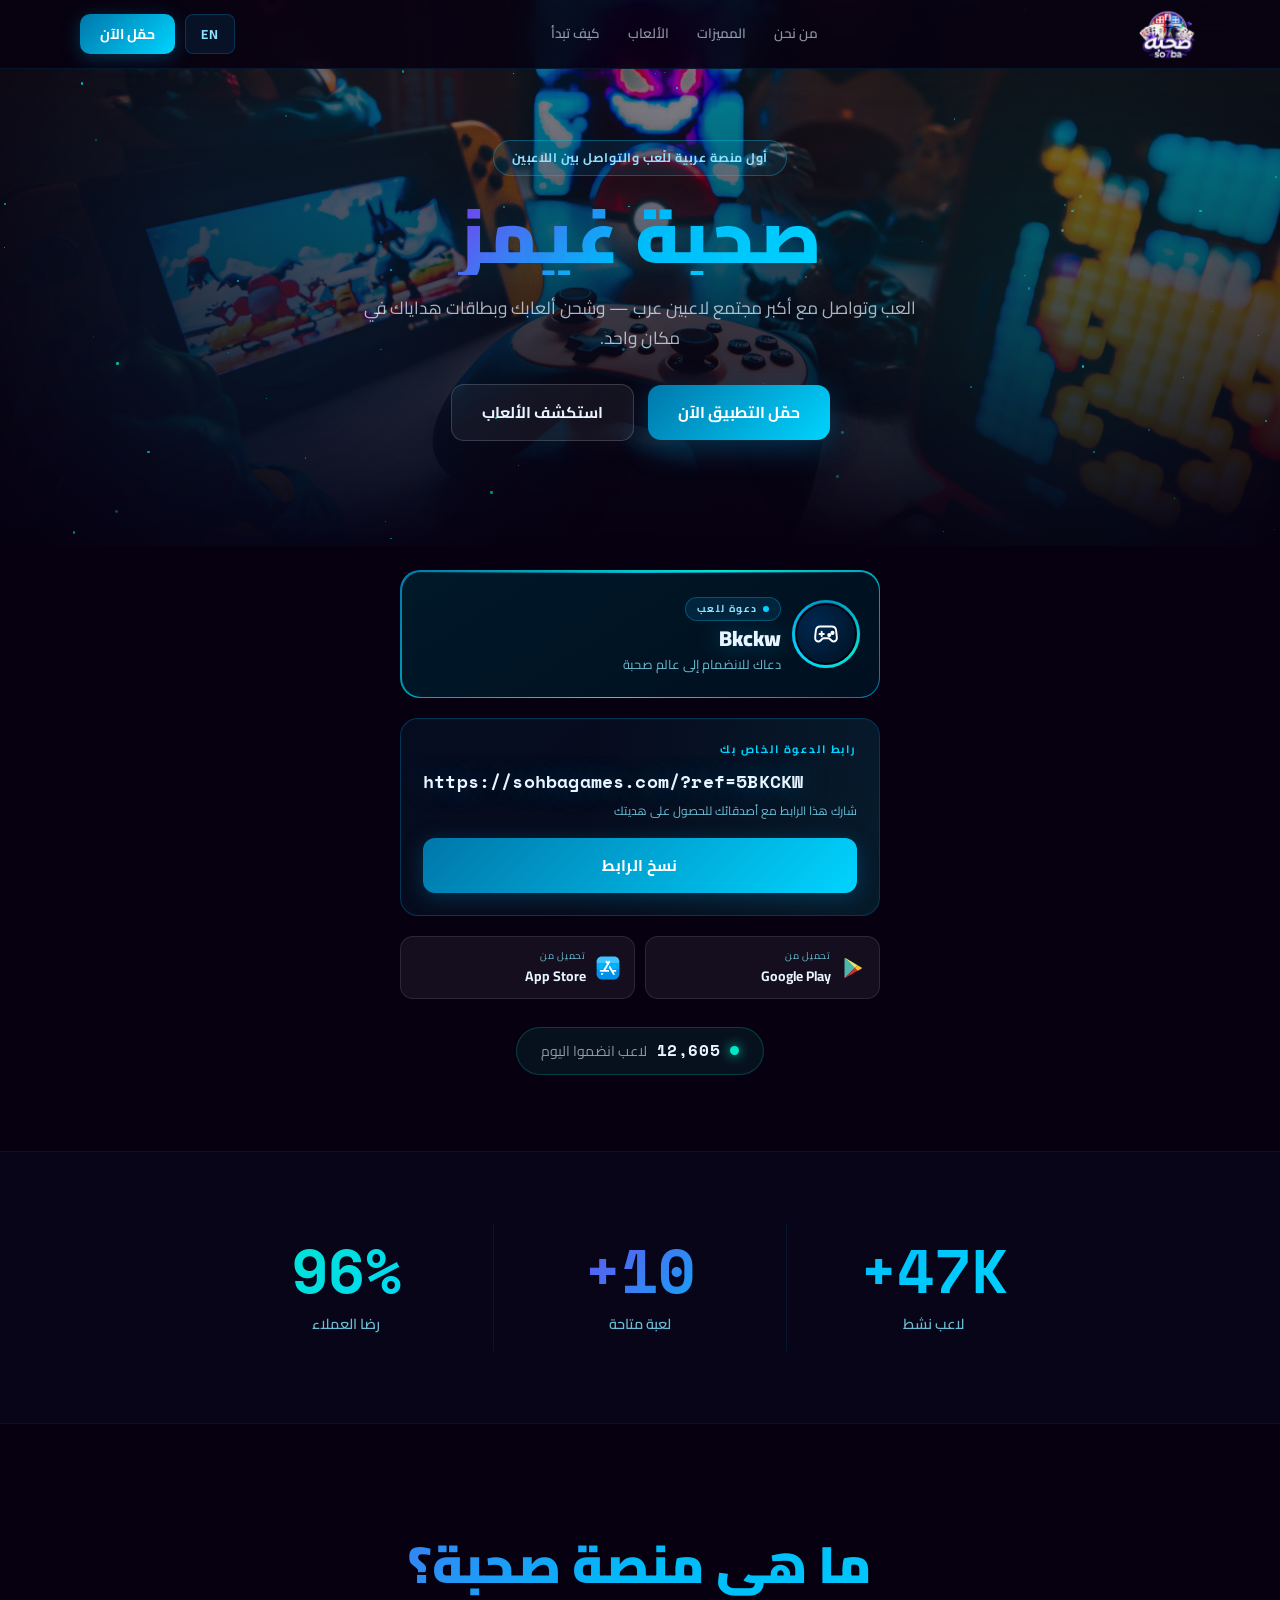
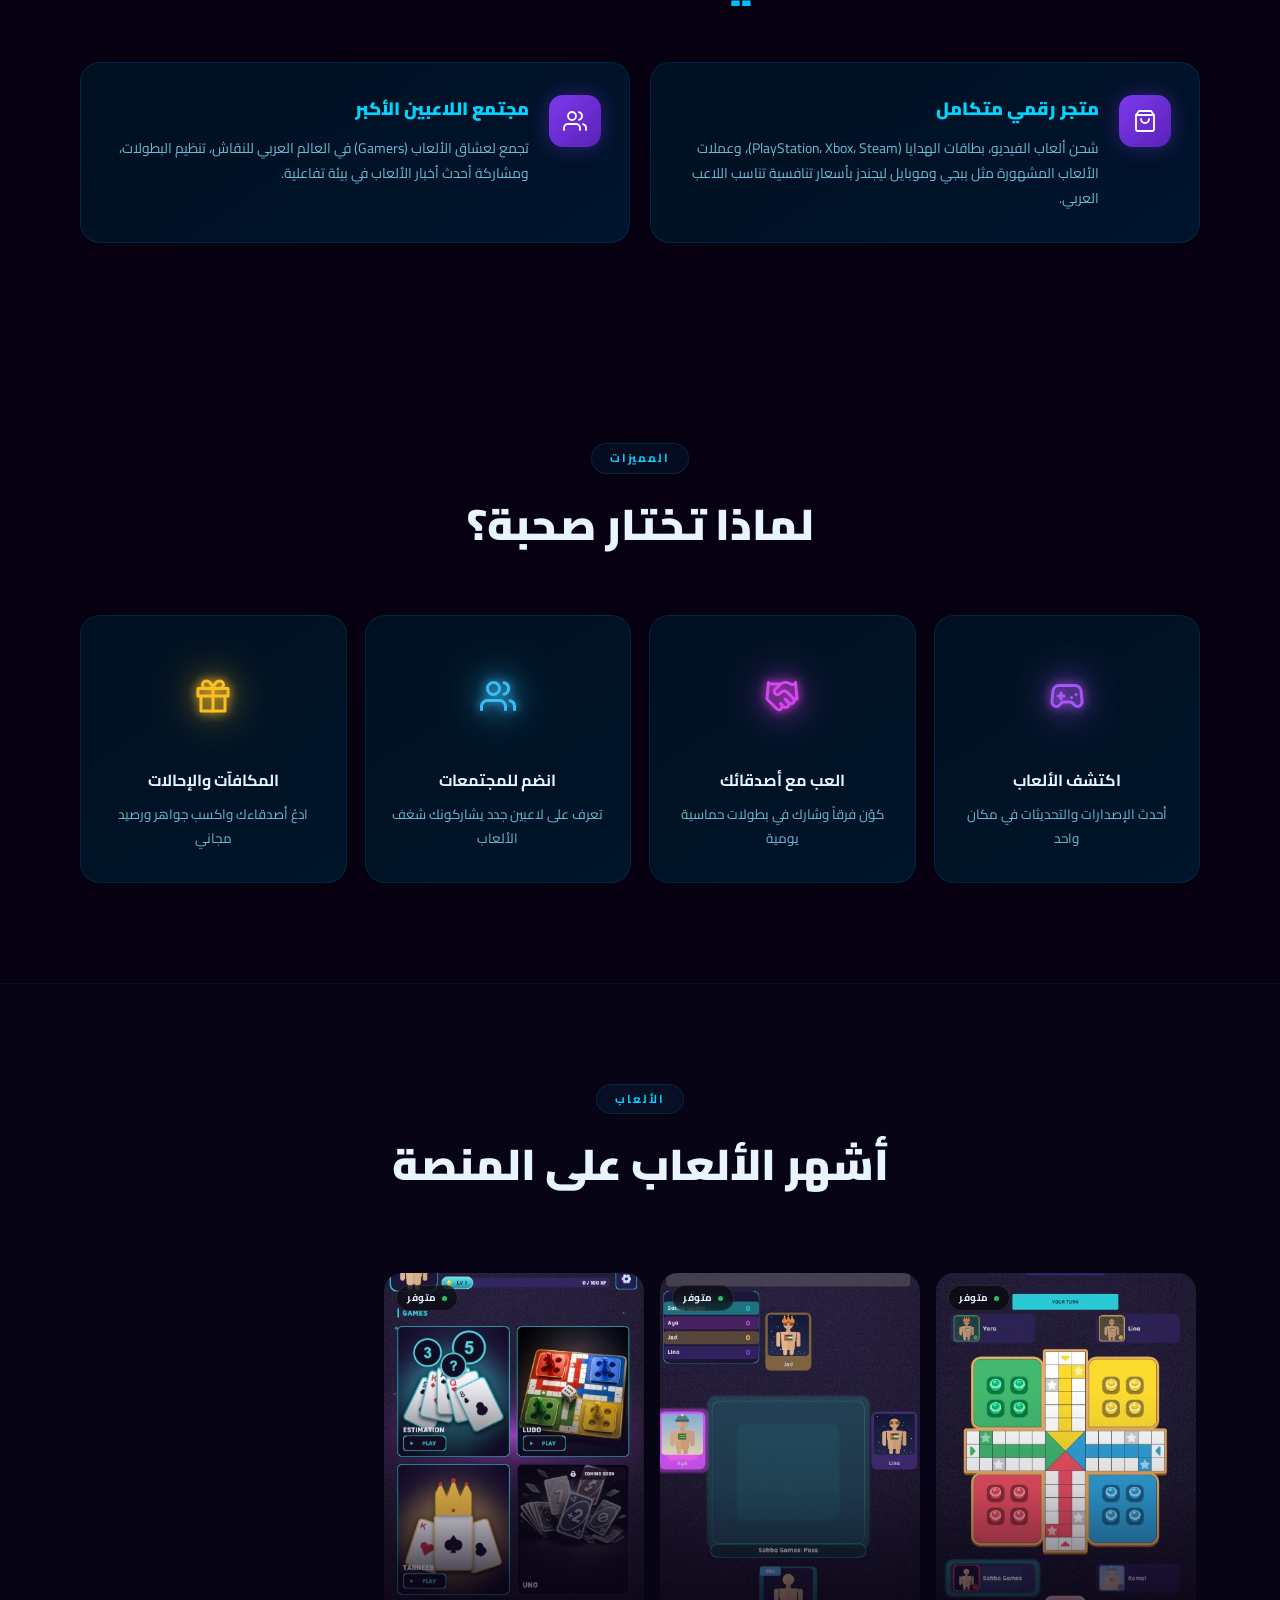
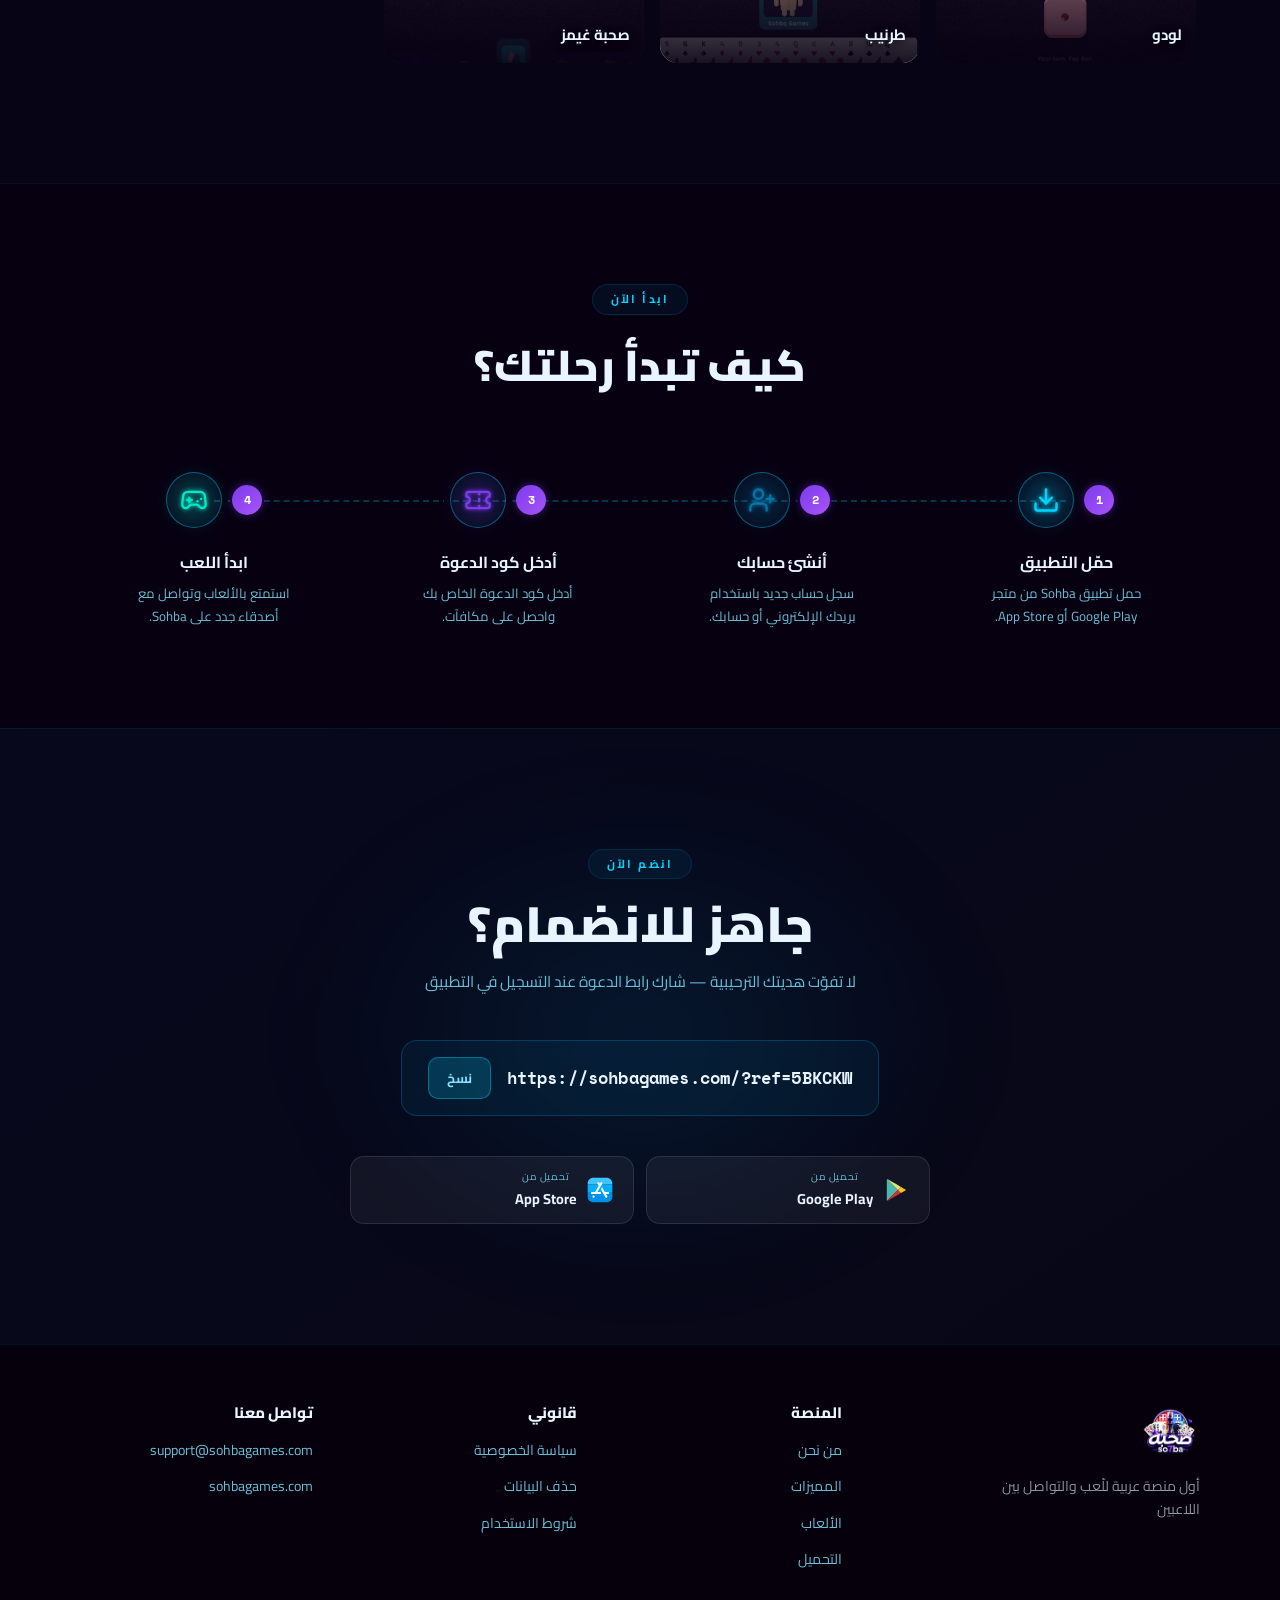
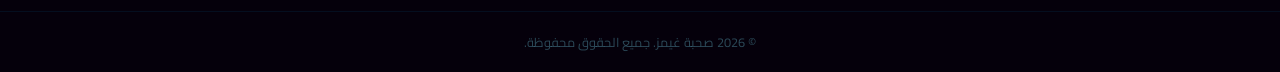
<file: index.html>
<!doctype html>
<html lang="ar" dir="rtl">
  <head>
    <meta charset="utf-8" />
    <meta name="viewport" content="width=device-width, initial-scale=1.0" />
    <meta name="theme-color" content="#070011" />
    <title>
      صحبة غيمز | منصة اللعب والتواصل بين اللاعبين العرب | Sohba Games
    </title>
    <meta
      name="description"
      content="صحبة غيمز: منصة اللعب والتواصل بين أكبر مجتمع لاعبين عربي، مع متجر رقمي لشحن الألعاب وبطاقات الهدايا (PlayStation، Xbox، Steam) وعملات ببجي وموبايل ليجندز. حمّل التطبيق وادخل كود الدعوة لتحصل على هديتك الترحيبية."
    />
    <meta
      name="keywords"
      content="منصة ألعاب, مجتمع لاعبين عربي, تواصل لاعبين, شحن ألعاب, بطاقات بلايستيشن, شحن ببجي, موبايل ليجندز, Sohba Games"
    />
    <meta name="robots" content="index, follow" />
    <meta name="author" content="Sohba Games" />
    <link rel="canonical" href="https://sohbagames.com/" />

    <!-- Open Graph -->
    <meta property="og:type" content="website" />
    <meta property="og:site_name" content="Sohba Games | صحبة غيمز" />
    <meta
      property="og:title"
      content="صحبة غيمز | منصة اللعب والتواصل بين اللاعبين العرب"
    />
    <meta
      property="og:description"
      content="العب وتواصل مع أكبر مجتمع لاعبين عربي، وشحن ألعابك وبطاقات هداياك في مكان واحد. حمّل التطبيق الآن واحصل على هديتك الترحيبية."
    />
    <meta property="og:url" content="https://sohbagames.com/" />
    <meta
      property="og:image"
      content="https://sohbagames.com/assets/img/sohba%201.jpg"
    />
    <meta property="og:image:width" content="384" />
    <meta property="og:image:height" content="680" />
    <meta property="og:locale" content="ar_AR" />
    <meta property="og:locale:alternate" content="en_US" />

    <!-- Twitter Card -->
    <meta name="twitter:card" content="summary_large_image" />
    <meta
      name="twitter:title"
      content="صحبة غيمز | منصة اللعب والتواصل بين اللاعبين العرب"
    />
    <meta
      name="twitter:description"
      content="العب وتواصل مع أكبر مجتمع لاعبين عربي، وشحن ألعابك وبطاقات هداياك في مكان واحد. حمّل التطبيق واحصل على هديتك الترحيبية."
    />
    <meta
      name="twitter:image"
      content="https://sohbagames.com/assets/img/sohba%201.jpg"
    />

    <link rel="icon" href="assets/img/so7ba logo.png" type="image/png" />

    <link rel="preconnect" href="https://fonts.googleapis.com" />
    <link rel="preconnect" href="https://fonts.gstatic.com" crossorigin />
    <link
      href="https://fonts.googleapis.com/css2?family=Cairo:wght@400;600;700;900&family=Syne:wght@700;800&family=Space+Grotesk:wght@400;500;600;700&family=Space+Mono:wght@700&display=swap"
      rel="stylesheet"
    />

    <link
      rel="preload"
      as="image"
      href="assets/img/sohba ludo.jpg"
      fetchpriority="high"
    />
    <link rel="stylesheet" href="assets/css/style.css" />

    <script type="application/ld+json">
      {
        "@context": "https://schema.org",
        "@type": "MobileApplication",
        "name": "Sohba Games",
        "alternateName": "صحبة غيمز",
        "applicationCategory": "SocialNetworkingApplication",
        "operatingSystem": "Android, iOS",
        "description": "منصة اللعب والتواصل بين اللاعبين العرب، مع متجر رقمي لشحن الألعاب وبطاقات الهدايا.",
        "offers": {
          "@type": "Offer",
          "price": "0",
          "priceCurrency": "USD"
        }
      }
    </script>
  </head>
  <body>
    <!-- ═══ HEADER ═══ -->
    <header>
      <nav class="sb-nav" aria-label="التنقل الرئيسي">
        <div class="sb-nav-inner">
          <a href="#" class="sb-logo" dir="ltr">
            <img
              class="sb-logo-img"
              src="assets/img/so7ba logo.png"
              alt="صحبة غيمز | Sohba Games"
              width="120"
              height="120"
            />
            <span class="sb-logo-text sr-only" id="logoText">صحبة غيمز</span>
          </a>

          <div class="sb-nav-links" id="navLinks">
            <a href="#about-section" id="navAboutLink">من نحن</a>
            <a href="#benefits-section" id="navBenefitsLink">المميزات</a>
            <a href="#games-section" id="navGamesLink">الألعاب</a>
            <a href="#how-section" id="navHowLink">كيف تبدأ</a>
          </div>

          <div class="sb-nav-actions">
            <button
              class="sb-lang-btn"
              id="langToggleBtn"
              aria-label="Switch language"
            >
              EN
            </button>
            <a href="#download" class="sb-download-btn" id="navDownload"
              >حمّل الآن</a
            >
          </div>
        </div>
      </nav>
    </header>

    <main>
      <!-- ═══ HERO ═══ -->
      <section class="sb-hero">
        <div class="sb-hero-bg"></div>
        <div class="sb-hero-overlay"></div>
        <div id="hero-stars" class="sb-hero-stars"></div>
        <div class="sb-hero-blob sb-hero-blob-1"></div>
        <div class="sb-hero-blob sb-hero-blob-2"></div>

        <div class="sb-hero-content">
          <div class="sb-hero-eyebrow" id="heroEyebrow">
            أول منصة عربية للّعب والتواصل بين اللاعبين
          </div>
          <h1 class="sb-hero-title" id="heroTitle">صحبة غيمز</h1>
          <p class="sb-hero-subtitle" id="heroSubtitle">
            العب وتواصل مع أكبر مجتمع لاعبين عرب — وشحن ألعابك وبطاقات هداياك في
            مكان واحد.
          </p>

          <div class="sb-hero-cta-row">
            <a
              href="#download"
              class="sb-hero-cta-btn sb-hero-cta-btn-primary"
              id="heroDownloadBtn"
              >حمّل التطبيق الآن</a
            >
            <a
              href="#games-section"
              class="sb-hero-cta-btn sb-hero-cta-btn-secondary"
              id="heroExploreBtn"
              >استكشف الألعاب</a
            >
          </div>
        </div>

      </section>

      <!-- ═══ INVITE / REFERRAL / DOWNLOAD ═══ -->
      <section id="download" class="sb-invite-section">
        <div class="sb-invite-section-inner">
          <!-- Invitation card -->
          <div class="sb-invite-wrap">
            <div class="sb-invite-card">
              <div class="sb-invite-topline"></div>
              <div class="sb-invite-inner">
                <div class="sb-invite-avatar">
                  <div class="sb-invite-avatar-spin"></div>
                  <div class="sb-invite-avatar-face">
                    <svg
                      width="26"
                      height="26"
                      viewBox="0 0 24 24"
                      fill="none"
                      stroke="white"
                      stroke-width="1.8"
                      stroke-linecap="round"
                      stroke-linejoin="round"
                    >
                      <line x1="6" y1="12" x2="10" y2="12"></line>
                      <line x1="8" y1="10" x2="8" y2="14"></line>
                      <circle cx="15" cy="13" r="1"></circle>
                      <circle cx="18" cy="11" r="1"></circle>
                      <path
                        d="M17.32 5H6.68a4 4 0 0 0-3.978 3.59c-.006.052-.01.101-.017.152C2.604 9.416 2 14.456 2 16a3 3 0 0 0 3 3c1 0 1.5-.5 2-1l1.414-1.414A2 2 0 0 1 9.828 16h4.344a2 2 0 0 1 1.414.586L17 18c.5.5 1 1 2 1a3 3 0 0 0 3-3c0-1.544-.604-6.584-.685-7.258-.007-.05-.011-.1-.017-.152A4 4 0 0 0 17.32 5z"
                      ></path>
                    </svg>
                  </div>
                  <div class="sb-invite-avatar-ring"></div>
                </div>
                <div class="sb-invite-info">
                  <div class="sb-invite-badge">
                    <div class="sb-invite-dot"></div>
                    <span id="gameBadge">دعوة للعب</span>
                  </div>
                  <div class="sb-invite-name" id="inviterDisplay">صديقك</div>
                  <div class="sb-invite-text" id="heroInviteText">
                    دعاك للانضمام إلى عالم صحبة
                  </div>
                </div>
              </div>
            </div>
          </div>

          <!-- Referral code box -->
          <div class="sb-code-box">
            <div class="sb-code-shimmer"></div>
            <div class="sb-code-content">
              <div class="sb-code-label" id="codeLabel">
                كود الدعوة الخاص بك
              </div>
              <div class="sb-code-value" id="referralCodeText">5BKCKW</div>
              <div class="sb-code-hint" id="codeHint">
                أدخل هذا الكود عند التسجيل للحصول على هديتك
              </div>
              <button
                class="sb-code-copy-btn"
                id="copyCodeBtn"
                aria-live="polite"
              >
                نسخ الكود
              </button>
            </div>
          </div>

          <!-- Download buttons -->
          <div class="sb-dl-row dl-row">
            <a
              href="https://play.google.com/store"
              target="_blank"
              rel="noopener"
              class="sb-dl-btn"
              aria-label="Google Play"
            >
              <img
                src="assets/img/play-store.svg"
                alt=""
                width="24"
                height="24"
                loading="lazy"
              />
              <div>
                <div class="sb-dl-sub" data-i18n="storeGetOn">تحميل من</div>
                <div class="sb-dl-title">Google Play</div>
              </div>
            </a>
            <a
              href="https://apps.apple.com"
              target="_blank"
              rel="noopener"
              class="sb-dl-btn"
              aria-label="App Store"
            >
              <img
                src="assets/img/app-store.svg"
                alt=""
                width="24"
                height="24"
                loading="lazy"
              />
              <div>
                <div class="sb-dl-sub" data-i18n="storeGetOn">تحميل من</div>
                <div class="sb-dl-title">App Store</div>
              </div>
            </a>
          </div>
        </div>

        <div class="sb-live-counter">
          <div class="sb-live-counter-inner">
            <div class="sb-live-dot"></div>
            <span class="sb-live-count" id="liveCountText">12,605</span>
            <span class="sb-live-label" id="liveCountLabel"
              >لاعب انضموا اليوم</span
            >
          </div>
        </div>
      </section>

      <!-- ═══ STATS ═══ -->
      <section id="stats-section" class="sb-stats-section">
        <div class="sb-stats-inner">
          <div class="sb-stat animate-in">
            <div class="sb-stat-value sb-stat-value-a" id="stat1Value">0+</div>
            <div class="sb-stat-label" id="stat1Label">لاعب نشط</div>
          </div>
          <div class="sb-stat sb-stat-mid animate-in ai-d2">
            <div class="sb-stat-value sb-stat-value-b" id="stat2Value">0+</div>
            <div class="sb-stat-label" id="stat2Label">لعبة متاحة</div>
          </div>
          <div class="sb-stat animate-in ai-d4">
            <div class="sb-stat-value sb-stat-value-c" id="stat3Value">0%</div>
            <div class="sb-stat-label" id="stat3Label">رضا العملاء</div>
          </div>
        </div>
      </section>

      <!-- ═══ ABOUT ═══ -->
      <section id="about-section">
        <div class="sb-section-pad section-pad">
          <div class="sb-center-head animate-in">
            <h2 class="sb-gradient-title" id="aboutTitle">ما هي منصة صحبة؟</h2>
          </div>

          <div class="sb-about-grid about-grid animate-in">
            <div class="sb-about-card">
              <div class="sb-about-icon">
                <svg
                  width="24"
                  height="24"
                  viewBox="0 0 24 24"
                  fill="none"
                  stroke="white"
                  stroke-width="1.8"
                  stroke-linecap="round"
                  stroke-linejoin="round"
                >
                  <path
                    d="M6 2L3 6v14a2 2 0 0 0 2 2h14a2 2 0 0 0 2-2V6l-3-4z"
                  ></path>
                  <line x1="3" y1="6" x2="21" y2="6"></line>
                  <path d="M16 10a4 4 0 0 1-8 0"></path>
                </svg>
              </div>
              <div>
                <h3 class="sb-about-card-title" id="aboutStore">
                  متجر رقمي متكامل
                </h3>
                <p class="sb-about-card-desc" id="aboutStoreDesc">
                  شحن ألعاب الفيديو، بطاقات الهدايا (PlayStation، Xbox، Steam)،
                  وعملات الألعاب المشهورة مثل ببجي وموبايل ليجندز بأسعار تنافسية
                  تناسب اللاعب العربي.
                </p>
              </div>
            </div>

            <div class="sb-about-card">
              <div class="sb-about-icon">
                <svg
                  width="24"
                  height="24"
                  viewBox="0 0 24 24"
                  fill="none"
                  stroke="white"
                  stroke-width="1.8"
                  stroke-linecap="round"
                  stroke-linejoin="round"
                >
                  <path d="M17 21v-2a4 4 0 0 0-4-4H5a4 4 0 0 0-4 4v2"></path>
                  <circle cx="9" cy="7" r="4"></circle>
                  <path d="M23 21v-2a4 4 0 0 0-3-3.87"></path>
                  <path d="M16 3.13a4 4 0 0 1 0 7.75"></path>
                </svg>
              </div>
              <div>
                <h3 class="sb-about-card-title" id="aboutCommunity">
                  مجتمع اللاعبين الأكبر
                </h3>
                <p class="sb-about-card-desc" id="aboutCommunityDesc">
                  تجمع لعشاق الألعاب (Gamers) في العالم العربي للنقاش، تنظيم
                  البطولات، ومشاركة أحدث أخبار الألعاب في بيئة تفاعلية.
                </p>
              </div>
            </div>
          </div>
        </div>
      </section>

      <!-- ═══ BENEFITS ═══ -->
      <section id="benefits-section">
        <div class="sb-section-pad section-pad">
          <div class="sb-center-head animate-in">
            <div class="sb-eyebrow" id="benefitsSub">المميزات</div>
            <h2 class="sb-section-title" id="benefitsTitle">
              لماذا تختار صحبة؟
            </h2>
          </div>

          <div
            class="sb-benefits-grid benefits-grid animate-in"
            id="benefitsGrid"
          ></div>
        </div>
      </section>

      <!-- ═══ POPULAR GAMES ═══ -->
      <section id="games-section" class="sb-games-section">
        <div class="sb-section-pad section-pad">
          <div class="sb-center-head animate-in">
            <div class="sb-eyebrow" id="gamesSub">الألعاب</div>
            <h2 class="sb-section-title" id="gamesTitle">
              أشهر الألعاب على المنصة
            </h2>
          </div>

          <div class="sb-games-grid games-grid animate-in" id="gamesGrid"></div>
        </div>
      </section>

      <!-- ═══ HOW IT WORKS ═══ -->
      <section id="how-section">
        <div class="sb-section-pad section-pad">
          <div class="sb-center-head sb-center-head-lg animate-in">
            <div class="sb-eyebrow" id="howSub">ابدأ الآن</div>
            <h2 class="sb-section-title" id="howTitle">كيف تبدأ رحلتك؟</h2>
          </div>

          <div class="sb-steps-wrap animate-in">
            <div class="sb-step-line step-line"></div>
            <div class="sb-steps-row steps-row" id="stepsRow"></div>
          </div>
        </div>
      </section>

      <!-- ═══ FINAL CTA ═══ -->
      <section class="sb-cta">
        <div class="sb-cta-glow"></div>
        <div class="sb-cta-inner section-pad">
          <div class="animate-in">
            <div class="sb-eyebrow" id="ctaSub">انضم الآن</div>
            <h2 class="sb-cta-title" id="ctaTitle">جاهز للانضمام؟</h2>
            <p class="sb-cta-desc" id="ctaDesc">
              لا تفوّت هديتك الترحيبية — استخدم كود الدعوة عند التسجيل في
              التطبيق
            </p>

            <div class="sb-cta-code cta-code">
              <span class="sb-cta-code-value" id="ctaReferralCodeText"
                >5BKCKW</span
              >
              <button
                class="sb-cta-copy-btn"
                id="ctaCopyCodeBtn"
                aria-live="polite"
              >
                نسخ
              </button>
            </div>

            <div class="sb-dl-row sb-dl-row-cta dl-row">
              <a
                href="https://play.google.com/store"
                target="_blank"
                rel="noopener"
                class="sb-dl-btn sb-dl-btn-lg"
                aria-label="Google Play"
              >
                <img
                  src="assets/img/play-store.svg"
                  alt=""
                  width="26"
                  height="26"
                  loading="lazy"
                />
                <div>
                  <div class="sb-dl-sub" data-i18n="storeGetOn">تحميل من</div>
                  <div class="sb-dl-title">Google Play</div>
                </div>
              </a>
              <a
                href="https://apps.apple.com"
                target="_blank"
                rel="noopener"
                class="sb-dl-btn sb-dl-btn-lg"
                aria-label="App Store"
              >
                <img
                  src="assets/img/app-store.svg"
                  alt=""
                  width="26"
                  height="26"
                  loading="lazy"
                />
                <div>
                  <div class="sb-dl-sub" data-i18n="storeGetOn">تحميل من</div>
                  <div class="sb-dl-title">App Store</div>
                </div>
              </a>
            </div>
          </div>
        </div>
      </section>
    </main>

    <!-- ═══ FOOTER ═══ -->
    <footer class="sb-footer">
      <div class="sb-footer-inner">
        <div class="sb-footer-col sb-footer-col-brand">
          <div class="sb-footer-logo" dir="ltr">
            <img
              class="sb-footer-logo-img"
              src="assets/img/so7ba logo.png"
              alt="صحبة غيمز | Sohba Games"
              width="120"
              height="120"
            />
            <span class="sb-footer-logo-text sr-only" id="footerLogoText"
              >صحبة غيمز</span
            >
          </div>
          <p class="sb-footer-slogan" id="footerSlogan">
            أول منصة عربية للّعب والتواصل بين اللاعبين
          </p>
        </div>

        <div class="sb-footer-col">
          <h3 class="sb-footer-col-title" id="footerColPlatformTitle">
            المنصة
          </h3>
          <a href="#about-section" id="footerAbout">من نحن</a>
          <a href="#benefits-section" id="footerBenefits">المميزات</a>
          <a href="#games-section" id="footerGames">الألعاب</a>
          <a href="#download" id="footerDownload">التحميل</a>
        </div>

        <div class="sb-footer-col">
          <h3 class="sb-footer-col-title" id="footerColLegalTitle">قانوني</h3>
          <a href="privacy-policy.html" id="footerPrivacy">سياسة الخصوصية</a>
          <a href="data-deletion.html" id="footerDataDeletion">حذف البيانات</a>
          <a href="terms-of-service.html" id="footerTerms">شروط الاستخدام</a>
        </div>

        <div class="sb-footer-col">
          <h3 class="sb-footer-col-title" id="footerColContactTitle">
            تواصل معنا
          </h3>
          <a
            href="mailto:support@sohbagames.com"
            id="footerContactEmail"
            dir="ltr"
            >support@sohbagames.com</a
          >
          <a
            href="https://sohbagames.com"
            id="footerContactSite"
            dir="ltr"
            target="_blank"
            rel="noopener"
            >sohbagames.com</a
          >
        </div>
      </div>

      <div class="sb-footer-bottom">
        <div class="sb-footer-rights" id="footerRights">
          © 2026 صحبة غيمز. جميع الحقوق محفوظة.
        </div>
      </div>
    </footer>

    <script src="assets/js/common.js" defer></script>
    <script src="assets/js/script.js" defer></script>
  </body>
</html>
</file>
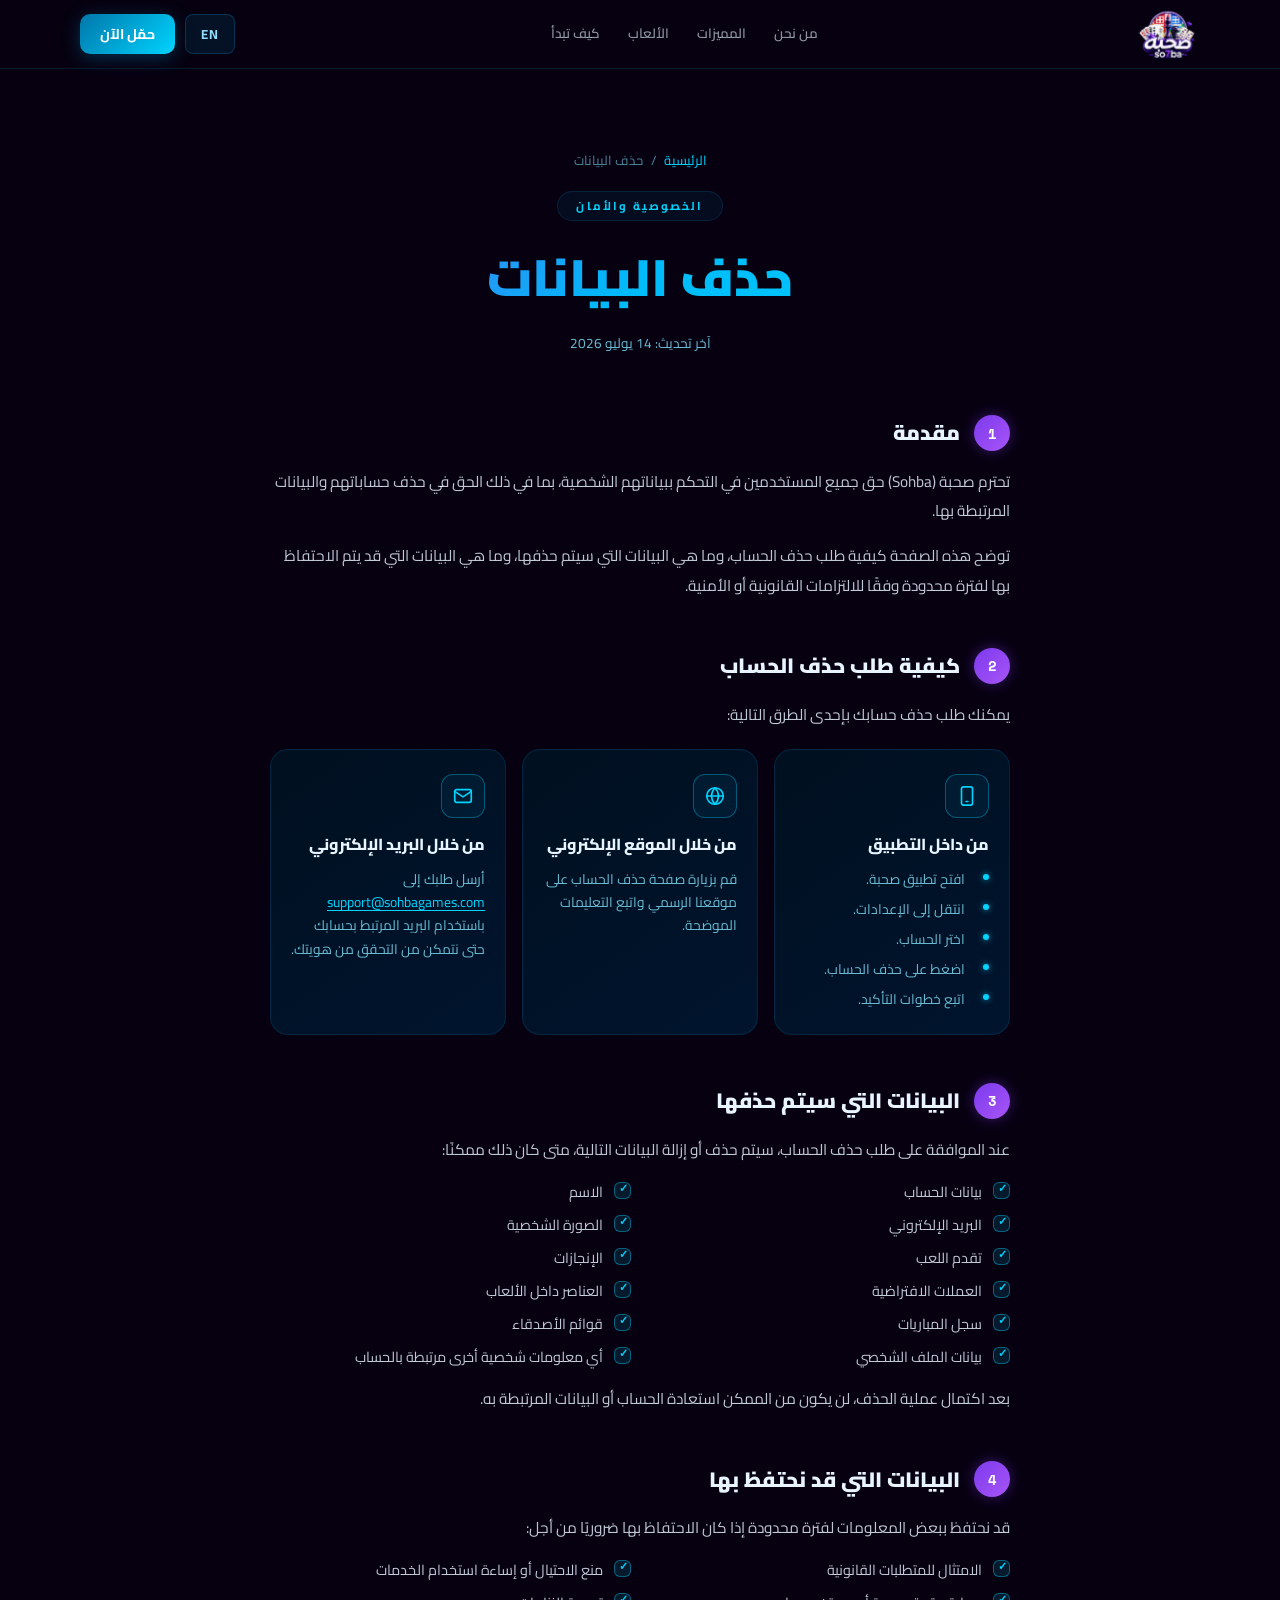
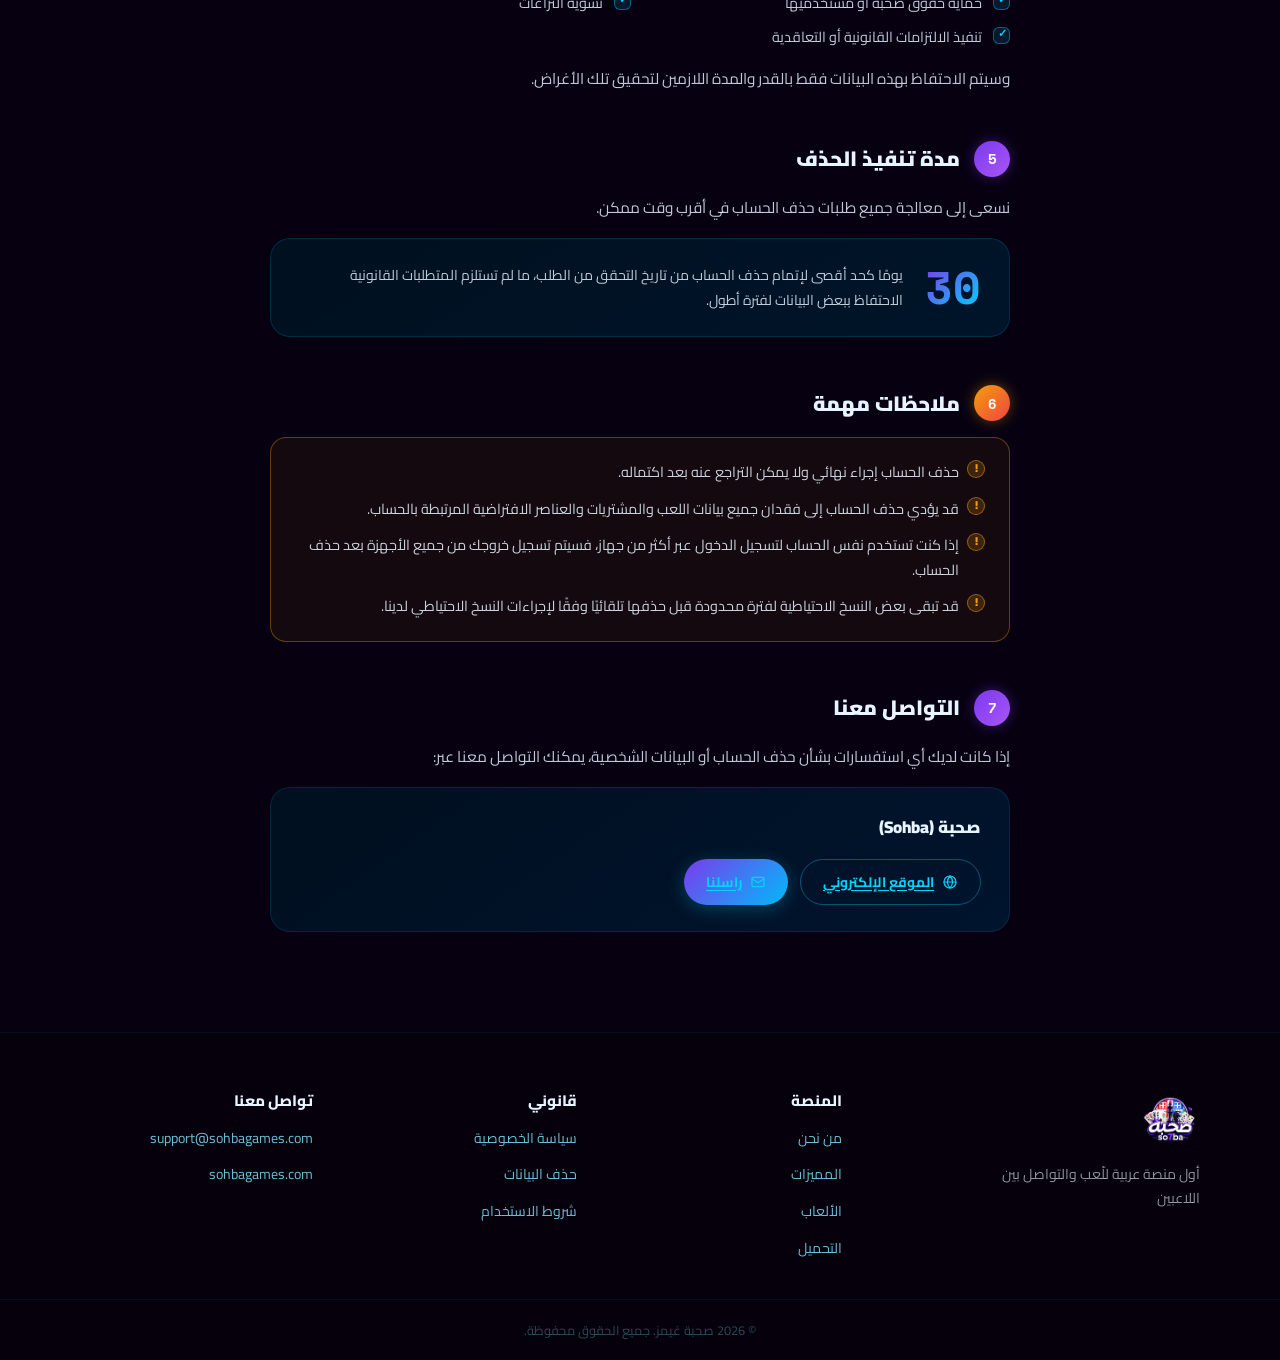
<file: data-deletion.html>
<!doctype html>
<html lang="ar" dir="rtl">
  <head>
    <meta charset="utf-8" />
    <meta name="viewport" content="width=device-width, initial-scale=1.0" />
    <meta name="theme-color" content="#070011" />
    <title>حذف البيانات | صحبة غيمز | Sohba Games Data Deletion</title>
    <meta
      name="description"
      content="كيفية طلب حذف بياناتك وحسابك من منصة صحبة غيمز."
    />
    <meta name="robots" content="index, follow" />
    <meta name="author" content="Sohba Games" />
    <link rel="canonical" href="https://sohbagames.com/data-deletion.html" />

    <!-- Open Graph -->
    <meta property="og:type" content="website" />
    <meta property="og:site_name" content="Sohba Games | صحبة غيمز" />
    <meta property="og:title" content="حذف البيانات | صحبة غيمز" />
    <meta
      property="og:description"
      content="كيفية طلب حذف بياناتك وحسابك من منصة صحبة غيمز."
    />
    <meta property="og:url" content="https://sohbagames.com/data-deletion.html" />
    <meta property="og:locale" content="ar_AR" />
    <meta property="og:locale:alternate" content="en_US" />

    <link rel="icon" href="assets/img/so7ba logo.png" type="image/png" />

    <link rel="preconnect" href="https://fonts.googleapis.com" />
    <link rel="preconnect" href="https://fonts.gstatic.com" crossorigin />
    <link
      href="https://fonts.googleapis.com/css2?family=Cairo:wght@400;600;700;900&family=Syne:wght@700;800&family=Space+Grotesk:wght@400;500;600;700&family=Space+Mono:wght@700&display=swap"
      rel="stylesheet"
    />

    <link rel="stylesheet" href="assets/css/style.css" />
  </head>
  <body>
    <!-- ═══ HEADER ═══ -->
    <header>
      <nav class="sb-nav" aria-label="التنقل الرئيسي">
        <div class="sb-nav-inner">
          <a href="index.html" class="sb-logo" dir="ltr">
            <img
              class="sb-logo-img"
              src="assets/img/so7ba logo.png"
              alt="صحبة غيمز | Sohba Games"
              width="120"
              height="120"
            />
            <span class="sb-logo-text sr-only" id="logoText">صحبة غيمز</span>
          </a>

          <div class="sb-nav-links" id="navLinks">
            <a href="index.html#about-section" id="navAboutLink">من نحن</a>
            <a href="index.html#benefits-section" id="navBenefitsLink"
              >المميزات</a
            >
            <a href="index.html#games-section" id="navGamesLink">الألعاب</a>
            <a href="index.html#how-section" id="navHowLink">كيف تبدأ</a>
          </div>

          <div class="sb-nav-actions">
            <button
              class="sb-lang-btn"
              id="langToggleBtn"
              aria-label="Switch language"
            >
              EN
            </button>
            <a href="index.html#download" class="sb-download-btn" id="navDownload"
              >حمّل الآن</a
            >
          </div>
        </div>
      </nav>
    </header>

    <main>
      <!-- ═══ PAGE HERO ═══ -->
      <section class="sb-legal-hero">
        <div class="sb-breadcrumb">
          <a href="index.html" id="breadcrumbHome">الرئيسية</a>
          <span>/</span>
          <span data-ar="حذف البيانات" data-en="Data Deletion"
            >حذف البيانات</span
          >
        </div>
        <div class="sb-eyebrow" data-ar="الخصوصية والأمان" data-en="Privacy &amp; Security">
          الخصوصية والأمان
        </div>
        <h1 class="sb-gradient-title" data-ar="حذف البيانات" data-en="Data Deletion">
          حذف البيانات
        </h1>
        <div
          class="sb-legal-updated"
          data-ar="آخر تحديث: 14 يوليو 2026"
          data-en="Last updated: July 14, 2026"
        >
          آخر تحديث: 14 يوليو 2026
        </div>
      </section>

      <!-- ═══ CONTENT ═══ -->
      <section class="sb-legal-content">
        <article class="sb-legal-body" id="legalBody">
          <!-- ═══ ARABIC ═══ -->
          <div data-i18n-block="ar">
            <div class="sb-legal-section">
              <div class="sb-legal-section-head">
                <span class="sb-legal-num-badge">1</span>
                <h2>مقدمة</h2>
              </div>
              <p>تحترم صحبة (Sohba) حق جميع المستخدمين في التحكم ببياناتهم الشخصية، بما في ذلك الحق في حذف حساباتهم والبيانات المرتبطة بها.</p>
              <p>توضح هذه الصفحة كيفية طلب حذف الحساب، وما هي البيانات التي سيتم حذفها، وما هي البيانات التي قد يتم الاحتفاظ بها لفترة محدودة وفقًا للالتزامات القانونية أو الأمنية.</p>
            </div>

            <div class="sb-legal-section">
              <div class="sb-legal-section-head">
                <span class="sb-legal-num-badge">2</span>
                <h2>كيفية طلب حذف الحساب</h2>
              </div>
              <p>يمكنك طلب حذف حسابك بإحدى الطرق التالية:</p>
              <div class="sb-legal-methods">
                <div class="sb-legal-method-card">
                  <div class="sb-legal-method-icon">
                    <svg width="22" height="22" viewBox="0 0 24 24" fill="none" stroke="currentColor" stroke-width="1.8" stroke-linecap="round" stroke-linejoin="round"><rect x="6" y="2" width="12" height="20" rx="2"></rect><line x1="11" y1="18" x2="13" y2="18"></line></svg>
                  </div>
                  <h3>من داخل التطبيق</h3>
                  <ul class="sb-legal-mini-steps">
                    <li>افتح تطبيق صحبة.</li>
                    <li>انتقل إلى الإعدادات.</li>
                    <li>اختر الحساب.</li>
                    <li>اضغط على حذف الحساب.</li>
                    <li>اتبع خطوات التأكيد.</li>
                  </ul>
                </div>
                <div class="sb-legal-method-card">
                  <div class="sb-legal-method-icon">
                    <svg width="22" height="22" viewBox="0 0 24 24" fill="none" stroke="currentColor" stroke-width="1.8" stroke-linecap="round" stroke-linejoin="round"><circle cx="12" cy="12" r="9"></circle><line x1="3" y1="12" x2="21" y2="12"></line><path d="M12 3c2.5 2.7 3.8 6 3.8 9s-1.3 6.3-3.8 9c-2.5-2.7-3.8-6-3.8-9s1.3-6.3 3.8-9z"></path></svg>
                  </div>
                  <h3>من خلال الموقع الإلكتروني</h3>
                  <p>قم بزيارة صفحة حذف الحساب على موقعنا الرسمي واتبع التعليمات الموضحة.</p>
                </div>
                <div class="sb-legal-method-card">
                  <div class="sb-legal-method-icon">
                    <svg width="22" height="22" viewBox="0 0 24 24" fill="none" stroke="currentColor" stroke-width="1.8" stroke-linecap="round" stroke-linejoin="round"><rect x="3" y="5" width="18" height="14" rx="2"></rect><path d="M3 7l9 6 9-6"></path></svg>
                  </div>
                  <h3>من خلال البريد الإلكتروني</h3>
                  <p>
                    أرسل طلبك إلى
                    <a href="mailto:support@sohbagames.com">support@sohbagames.com</a>
                    باستخدام البريد المرتبط بحسابك حتى نتمكن من التحقق من هويتك.
                  </p>
                </div>
              </div>
            </div>

            <div class="sb-legal-section">
              <div class="sb-legal-section-head">
                <span class="sb-legal-num-badge">3</span>
                <h2>البيانات التي سيتم حذفها</h2>
              </div>
              <p>عند الموافقة على طلب حذف الحساب، سيتم حذف أو إزالة البيانات التالية، متى كان ذلك ممكنًا:</p>
              <ul class="sb-legal-check-grid">
                <li>بيانات الحساب</li>
                <li>الاسم</li>
                <li>البريد الإلكتروني</li>
                <li>الصورة الشخصية</li>
                <li>تقدم اللعب</li>
                <li>الإنجازات</li>
                <li>العملات الافتراضية</li>
                <li>العناصر داخل الألعاب</li>
                <li>سجل المباريات</li>
                <li>قوائم الأصدقاء</li>
                <li>بيانات الملف الشخصي</li>
                <li>أي معلومات شخصية أخرى مرتبطة بالحساب</li>
              </ul>
              <p>بعد اكتمال عملية الحذف، لن يكون من الممكن استعادة الحساب أو البيانات المرتبطة به.</p>
            </div>

            <div class="sb-legal-section">
              <div class="sb-legal-section-head">
                <span class="sb-legal-num-badge">4</span>
                <h2>البيانات التي قد نحتفظ بها</h2>
              </div>
              <p>قد نحتفظ ببعض المعلومات لفترة محدودة إذا كان الاحتفاظ بها ضروريًا من أجل:</p>
              <ul class="sb-legal-check-grid">
                <li>الامتثال للمتطلبات القانونية</li>
                <li>منع الاحتيال أو إساءة استخدام الخدمات</li>
                <li>حماية حقوق صحبة أو مستخدميها</li>
                <li>تسوية النزاعات</li>
                <li>تنفيذ الالتزامات القانونية أو التعاقدية</li>
              </ul>
              <p>وسيتم الاحتفاظ بهذه البيانات فقط بالقدر والمدة اللازمين لتحقيق تلك الأغراض.</p>
            </div>

            <div class="sb-legal-section">
              <div class="sb-legal-section-head">
                <span class="sb-legal-num-badge">5</span>
                <h2>مدة تنفيذ الحذف</h2>
              </div>
              <p>نسعى إلى معالجة جميع طلبات حذف الحساب في أقرب وقت ممكن.</p>
              <div class="sb-legal-stat">
                <div class="sb-legal-stat-num">30</div>
                <div class="sb-legal-stat-label">يومًا كحد أقصى لإتمام حذف الحساب من تاريخ التحقق من الطلب، ما لم تستلزم المتطلبات القانونية الاحتفاظ ببعض البيانات لفترة أطول.</div>
              </div>
            </div>

            <div class="sb-legal-section">
              <div class="sb-legal-section-head">
                <span class="sb-legal-num-badge sb-legal-num-badge--warn">6</span>
                <h2>ملاحظات مهمة</h2>
              </div>
              <div class="sb-legal-alert">
                <ul>
                  <li>حذف الحساب إجراء نهائي ولا يمكن التراجع عنه بعد اكتماله.</li>
                  <li>قد يؤدي حذف الحساب إلى فقدان جميع بيانات اللعب والمشتريات والعناصر الافتراضية المرتبطة بالحساب.</li>
                  <li>إذا كنت تستخدم نفس الحساب لتسجيل الدخول عبر أكثر من جهاز، فسيتم تسجيل خروجك من جميع الأجهزة بعد حذف الحساب.</li>
                  <li>قد تبقى بعض النسخ الاحتياطية لفترة محدودة قبل حذفها تلقائيًا وفقًا لإجراءات النسخ الاحتياطي لدينا.</li>
                </ul>
              </div>
            </div>

            <div class="sb-legal-section">
              <div class="sb-legal-section-head">
                <span class="sb-legal-num-badge">7</span>
                <h2>التواصل معنا</h2>
              </div>
              <p>إذا كانت لديك أي استفسارات بشأن حذف الحساب أو البيانات الشخصية، يمكنك التواصل معنا عبر:</p>
              <div class="sb-legal-contact-card">
                <div class="sb-legal-contact-brand">صحبة (Sohba)</div>
                <div class="sb-legal-contact-actions">
                  <a href="https://sohbagames.com" target="_blank" rel="noopener" class="sb-legal-contact-btn">
                    <svg width="16" height="16" viewBox="0 0 24 24" fill="none" stroke="currentColor" stroke-width="1.8" stroke-linecap="round" stroke-linejoin="round"><circle cx="12" cy="12" r="9"></circle><line x1="3" y1="12" x2="21" y2="12"></line><path d="M12 3c2.5 2.7 3.8 6 3.8 9s-1.3 6.3-3.8 9c-2.5-2.7-3.8-6-3.8-9s1.3-6.3 3.8-9z"></path></svg>
                    الموقع الإلكتروني
                  </a>
                  <a href="mailto:support@sohbagames.com" class="sb-legal-contact-btn sb-legal-contact-btn--solid">
                    <svg width="16" height="16" viewBox="0 0 24 24" fill="none" stroke="currentColor" stroke-width="1.8" stroke-linecap="round" stroke-linejoin="round"><rect x="3" y="5" width="18" height="14" rx="2"></rect><path d="M3 7l9 6 9-6"></path></svg>
                    راسلنا
                  </a>
                </div>
              </div>
            </div>
          </div>

          <!-- ═══ ENGLISH ═══ -->
          <div data-i18n-block="en">
            <div class="sb-legal-section">
              <div class="sb-legal-section-head">
                <span class="sb-legal-num-badge">1</span>
                <h2>Introduction</h2>
              </div>
              <p>At Sohba, we respect every user's right to control their personal information, including the right to permanently delete their account and associated personal data.</p>
              <p>This page explains how to request account deletion, what information will be deleted, what information may be retained for legal or security purposes, and how the deletion process is handled.</p>
            </div>

            <div class="sb-legal-section">
              <div class="sb-legal-section-head">
                <span class="sb-legal-num-badge">2</span>
                <h2>How to Request Account Deletion</h2>
              </div>
              <p>You may request the deletion of your Sohba account using any of the following methods.</p>
              <div class="sb-legal-methods">
                <div class="sb-legal-method-card">
                  <div class="sb-legal-method-icon">
                    <svg width="22" height="22" viewBox="0 0 24 24" fill="none" stroke="currentColor" stroke-width="1.8" stroke-linecap="round" stroke-linejoin="round"><rect x="6" y="2" width="12" height="20" rx="2"></rect><line x1="11" y1="18" x2="13" y2="18"></line></svg>
                  </div>
                  <h3>Through the Application</h3>
                  <ul class="sb-legal-mini-steps">
                    <li>Open the Sohba application.</li>
                    <li>Go to Settings.</li>
                    <li>Select Account.</li>
                    <li>Tap Delete Account.</li>
                    <li>Follow the on-screen confirmation steps.</li>
                  </ul>
                </div>
                <div class="sb-legal-method-card">
                  <div class="sb-legal-method-icon">
                    <svg width="22" height="22" viewBox="0 0 24 24" fill="none" stroke="currentColor" stroke-width="1.8" stroke-linecap="round" stroke-linejoin="round"><circle cx="12" cy="12" r="9"></circle><line x1="3" y1="12" x2="21" y2="12"></line><path d="M12 3c2.5 2.7 3.8 6 3.8 9s-1.3 6.3-3.8 9c-2.5-2.7-3.8-6-3.8-9s1.3-6.3 3.8-9z"></path></svg>
                  </div>
                  <h3>Through Our Website</h3>
                  <p>Visit the official Account Deletion page on our website and follow the provided instructions.</p>
                </div>
                <div class="sb-legal-method-card">
                  <div class="sb-legal-method-icon">
                    <svg width="22" height="22" viewBox="0 0 24 24" fill="none" stroke="currentColor" stroke-width="1.8" stroke-linecap="round" stroke-linejoin="round"><rect x="3" y="5" width="18" height="14" rx="2"></rect><path d="M3 7l9 6 9-6"></path></svg>
                  </div>
                  <h3>By Email</h3>
                  <p>
                    Send your request to
                    <a href="mailto:support@sohbagames.com">support@sohbagames.com</a>
                    using the email address associated with your account whenever possible.
                  </p>
                </div>
              </div>
            </div>

            <div class="sb-legal-section">
              <div class="sb-legal-section-head">
                <span class="sb-legal-num-badge">3</span>
                <h2>Information That Will Be Deleted</h2>
              </div>
              <p>Once your deletion request has been verified and approved, Sohba will permanently delete or anonymize your personal information where applicable. This may include:</p>
              <ul class="sb-legal-check-grid">
                <li>Account information</li>
                <li>Profile information</li>
                <li>Name</li>
                <li>Email address</li>
                <li>Profile picture</li>
                <li>Gameplay progress</li>
                <li>Achievements</li>
                <li>Virtual currencies</li>
                <li>In-game items</li>
                <li>Match history</li>
                <li>Friends lists</li>
                <li>Other personal information associated with your account</li>
              </ul>
              <p>Once the deletion process has been completed, your account and its associated information may no longer be recoverable.</p>
            </div>

            <div class="sb-legal-section">
              <div class="sb-legal-section-head">
                <span class="sb-legal-num-badge">4</span>
                <h2>Information That May Be Retained</h2>
              </div>
              <p>Certain information may be retained for a limited period where necessary to:</p>
              <ul class="sb-legal-check-grid">
                <li>Comply with applicable laws or regulations</li>
                <li>Prevent fraud or abuse</li>
                <li>Protect the rights of Sohba or its users</li>
                <li>Resolve disputes</li>
                <li>Enforce our legal obligations or agreements</li>
              </ul>
              <p>Any retained information will be limited to what is reasonably necessary for these purposes and will be handled in accordance with our Privacy Policy.</p>
            </div>

            <div class="sb-legal-section">
              <div class="sb-legal-section-head">
                <span class="sb-legal-num-badge">5</span>
                <h2>Processing Time</h2>
              </div>
              <p>We aim to process all account deletion requests as quickly as reasonably possible.</p>
              <div class="sb-legal-stat">
                <div class="sb-legal-stat-num">30</div>
                <div class="sb-legal-stat-label">days — the maximum time to complete account deletion after your request has been verified, unless applicable law requires retaining some information longer.</div>
              </div>
            </div>

            <div class="sb-legal-section">
              <div class="sb-legal-section-head">
                <span class="sb-legal-num-badge sb-legal-num-badge--warn">6</span>
                <h2>Important Information</h2>
              </div>
              <div class="sb-legal-alert">
                <ul>
                  <li>Account deletion is permanent and cannot be undone once completed.</li>
                  <li>You may permanently lose your gameplay progress, achievements, virtual currencies, in-game items, and other account-related information.</li>
                  <li>If your account is signed in on multiple devices, you will be signed out from all devices once the deletion process has been completed.</li>
                  <li>Backup copies of certain information may remain temporarily before being automatically removed in accordance with our backup and retention procedures.</li>
                </ul>
              </div>
            </div>

            <div class="sb-legal-section">
              <div class="sb-legal-section-head">
                <span class="sb-legal-num-badge">7</span>
                <h2>Contact Us</h2>
              </div>
              <p>If you have any questions regarding account deletion or your personal information, please contact us.</p>
              <div class="sb-legal-contact-card">
                <div class="sb-legal-contact-brand">Sohba</div>
                <div class="sb-legal-contact-actions">
                  <a href="https://sohbagames.com" target="_blank" rel="noopener" class="sb-legal-contact-btn">
                    <svg width="16" height="16" viewBox="0 0 24 24" fill="none" stroke="currentColor" stroke-width="1.8" stroke-linecap="round" stroke-linejoin="round"><circle cx="12" cy="12" r="9"></circle><line x1="3" y1="12" x2="21" y2="12"></line><path d="M12 3c2.5 2.7 3.8 6 3.8 9s-1.3 6.3-3.8 9c-2.5-2.7-3.8-6-3.8-9s1.3-6.3 3.8-9z"></path></svg>
                    Website
                  </a>
                  <a href="mailto:support@sohbagames.com" class="sb-legal-contact-btn sb-legal-contact-btn--solid">
                    <svg width="16" height="16" viewBox="0 0 24 24" fill="none" stroke="currentColor" stroke-width="1.8" stroke-linecap="round" stroke-linejoin="round"><rect x="3" y="5" width="18" height="14" rx="2"></rect><path d="M3 7l9 6 9-6"></path></svg>
                    Email Us
                  </a>
                </div>
              </div>
            </div>
          </div>
        </article>
      </section>
    </main>

    <!-- ═══ FOOTER ═══ -->
    <footer class="sb-footer">
      <div class="sb-footer-inner">
        <div class="sb-footer-col sb-footer-col-brand">
          <div class="sb-footer-logo" dir="ltr">
            <img
              class="sb-footer-logo-img"
              src="assets/img/so7ba logo.png"
              alt="صحبة غيمز | Sohba Games"
              width="120"
              height="120"
            />
            <span class="sb-footer-logo-text sr-only" id="footerLogoText"
              >صحبة غيمز</span
            >
          </div>
          <p class="sb-footer-slogan" id="footerSlogan">
            أول منصة عربية للّعب والتواصل بين اللاعبين
          </p>
        </div>

        <div class="sb-footer-col">
          <h3 class="sb-footer-col-title" id="footerColPlatformTitle">
            المنصة
          </h3>
          <a href="index.html#about-section" id="footerAbout">من نحن</a>
          <a href="index.html#benefits-section" id="footerBenefits"
            >المميزات</a
          >
          <a href="index.html#games-section" id="footerGames">الألعاب</a>
          <a href="index.html#download" id="footerDownload">التحميل</a>
        </div>

        <div class="sb-footer-col">
          <h3 class="sb-footer-col-title" id="footerColLegalTitle">قانوني</h3>
          <a href="privacy-policy.html" id="footerPrivacy">سياسة الخصوصية</a>
          <a href="data-deletion.html" id="footerDataDeletion">حذف البيانات</a>
          <a href="terms-of-service.html" id="footerTerms">شروط الاستخدام</a>
        </div>

        <div class="sb-footer-col">
          <h3 class="sb-footer-col-title" id="footerColContactTitle">
            تواصل معنا
          </h3>
          <a
            href="mailto:support@sohbagames.com"
            id="footerContactEmail"
            dir="ltr"
            >support@sohbagames.com</a
          >
          <a
            href="https://sohbagames.com"
            id="footerContactSite"
            dir="ltr"
            target="_blank"
            rel="noopener"
            >sohbagames.com</a
          >
        </div>
      </div>

      <div class="sb-footer-bottom">
        <div class="sb-footer-rights" id="footerRights">
          © 2026 صحبة غيمز. جميع الحقوق محفوظة.
        </div>
      </div>
    </footer>

    <script src="assets/js/common.js" defer></script>
    <script src="assets/js/legal.js" defer></script>
  </body>
</html>
</file>
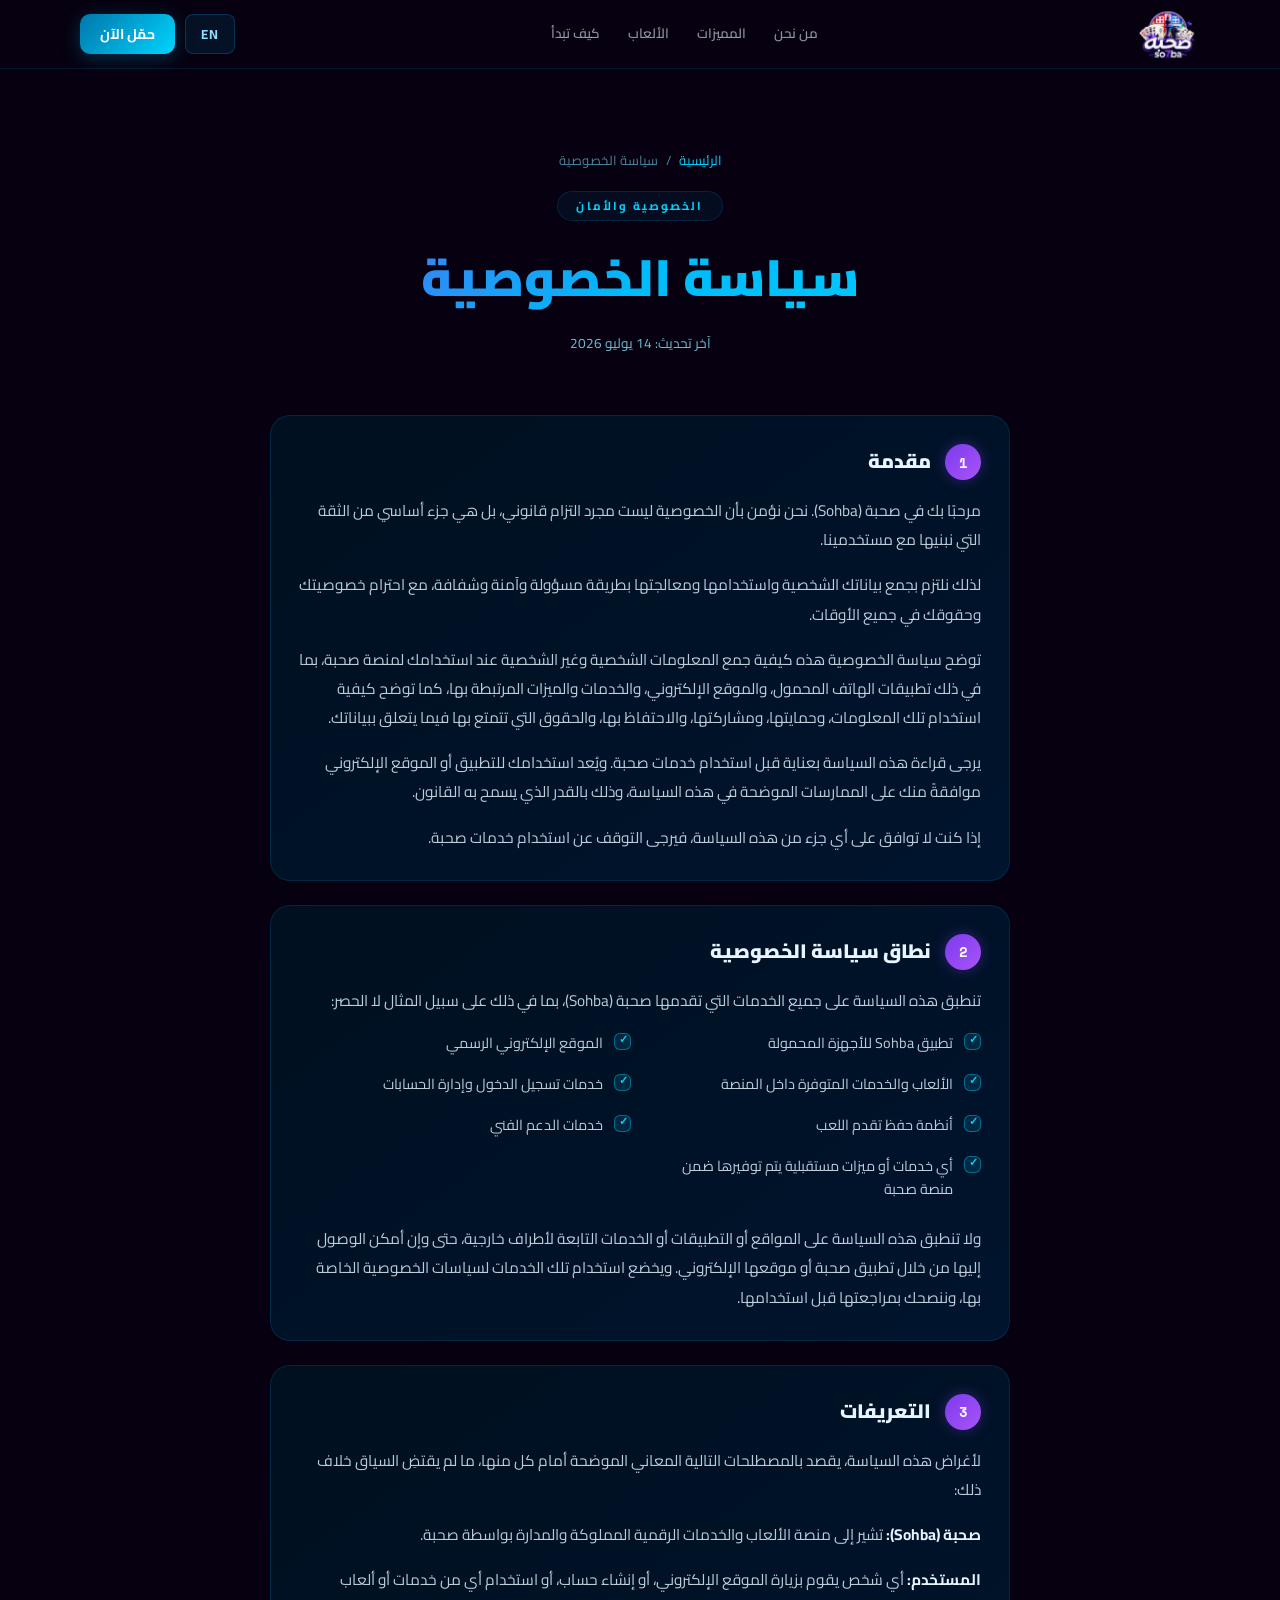
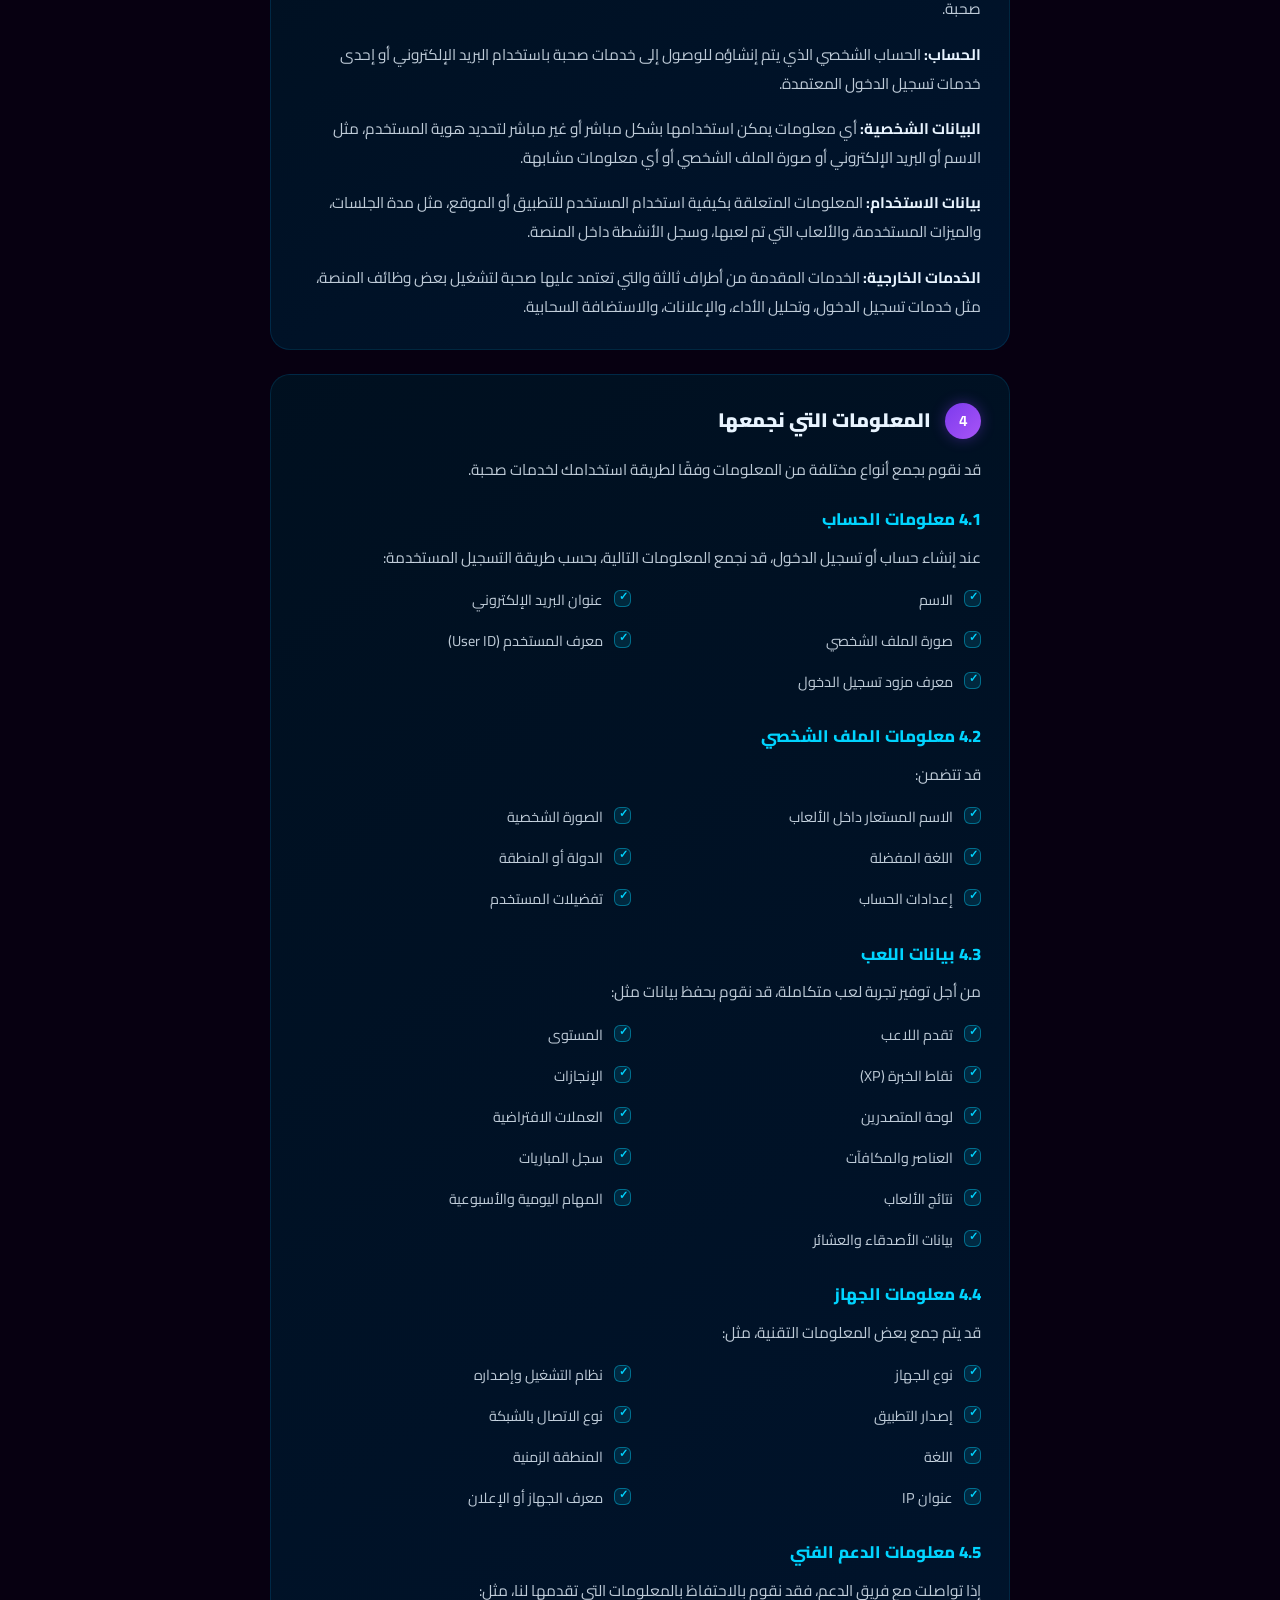
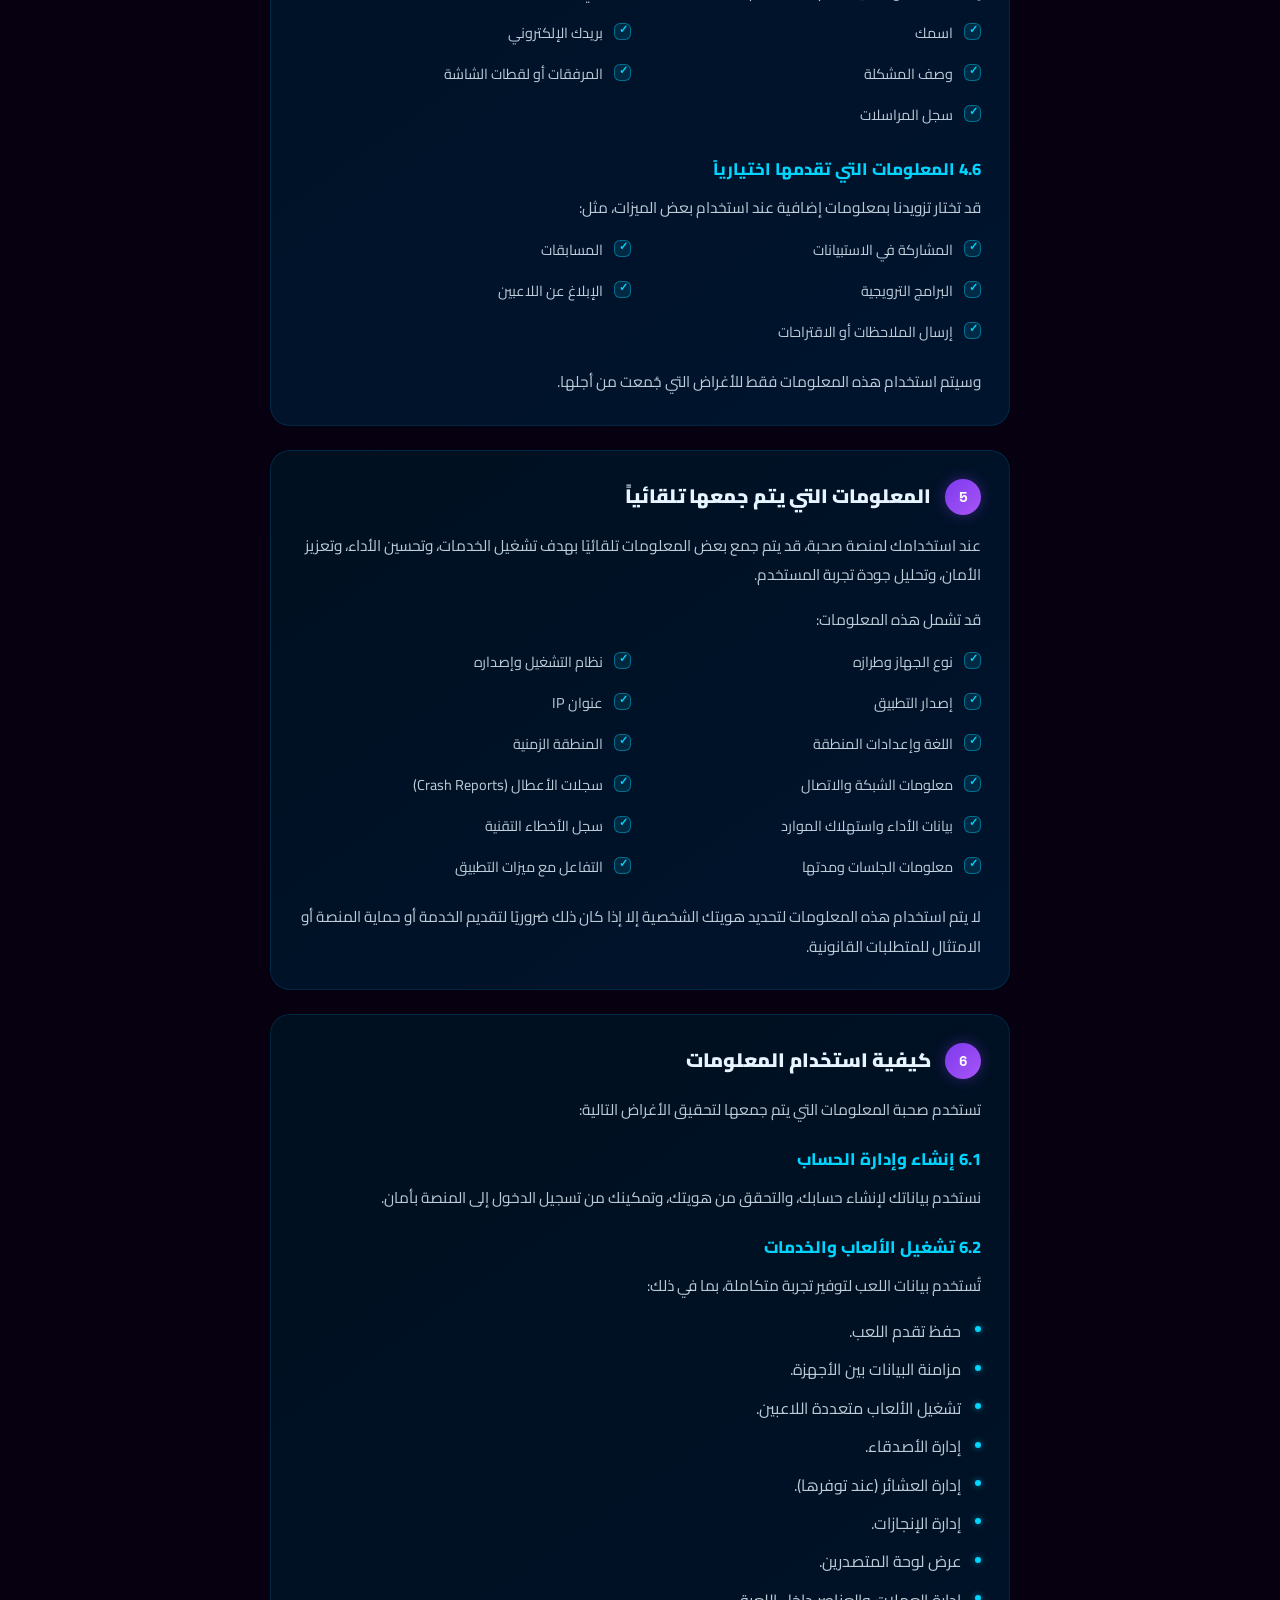
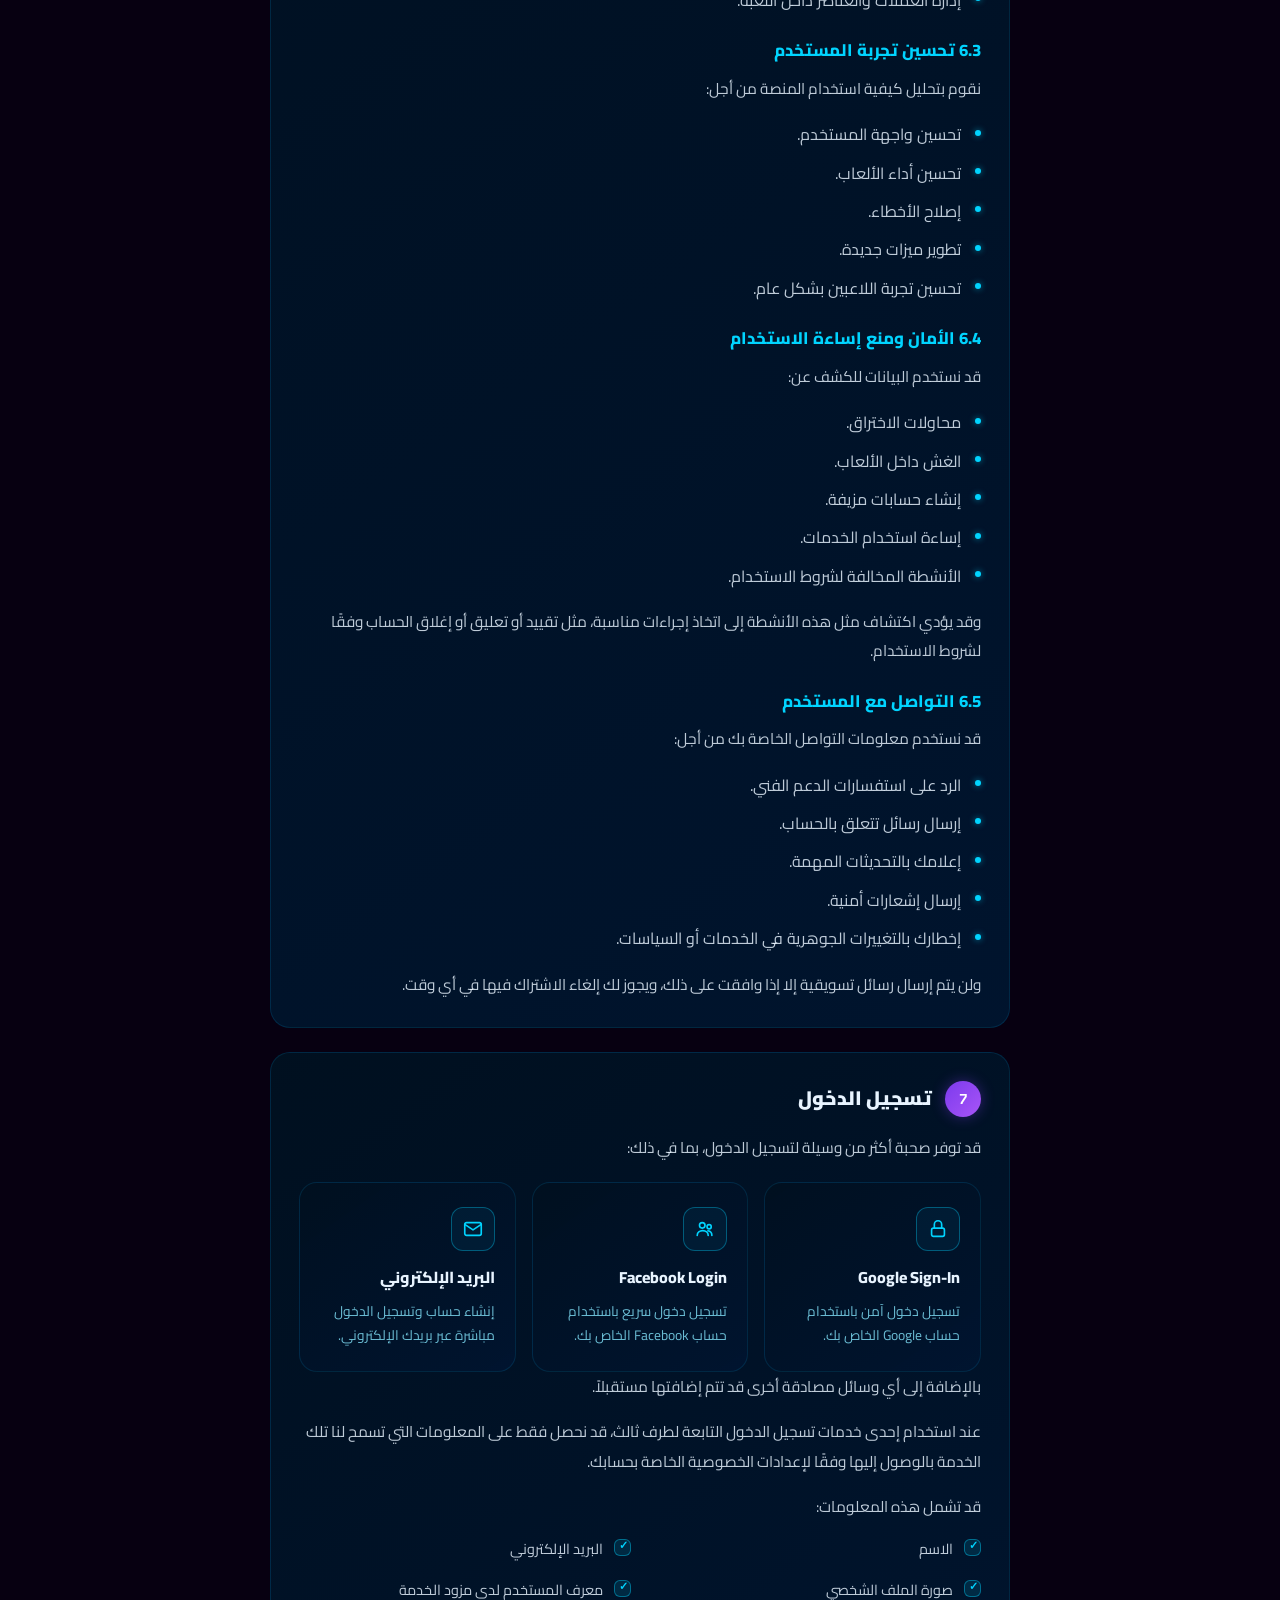
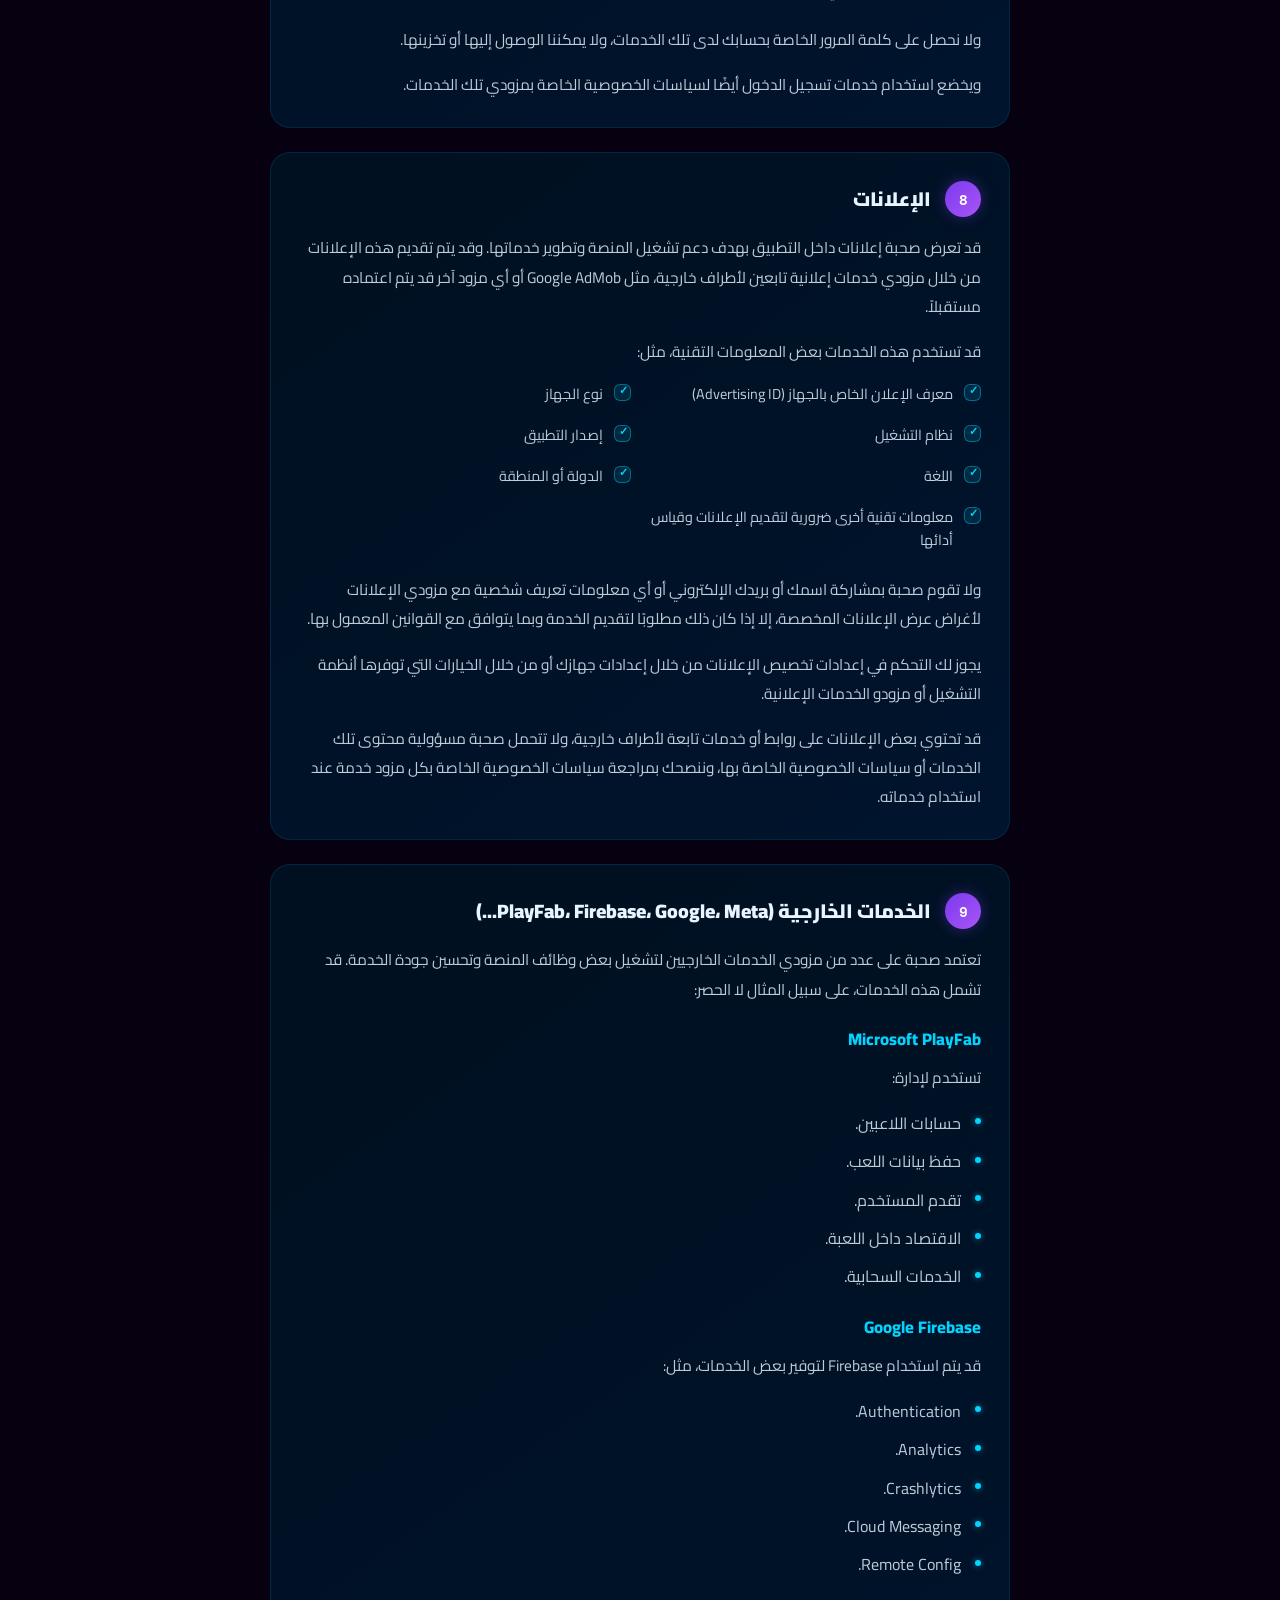
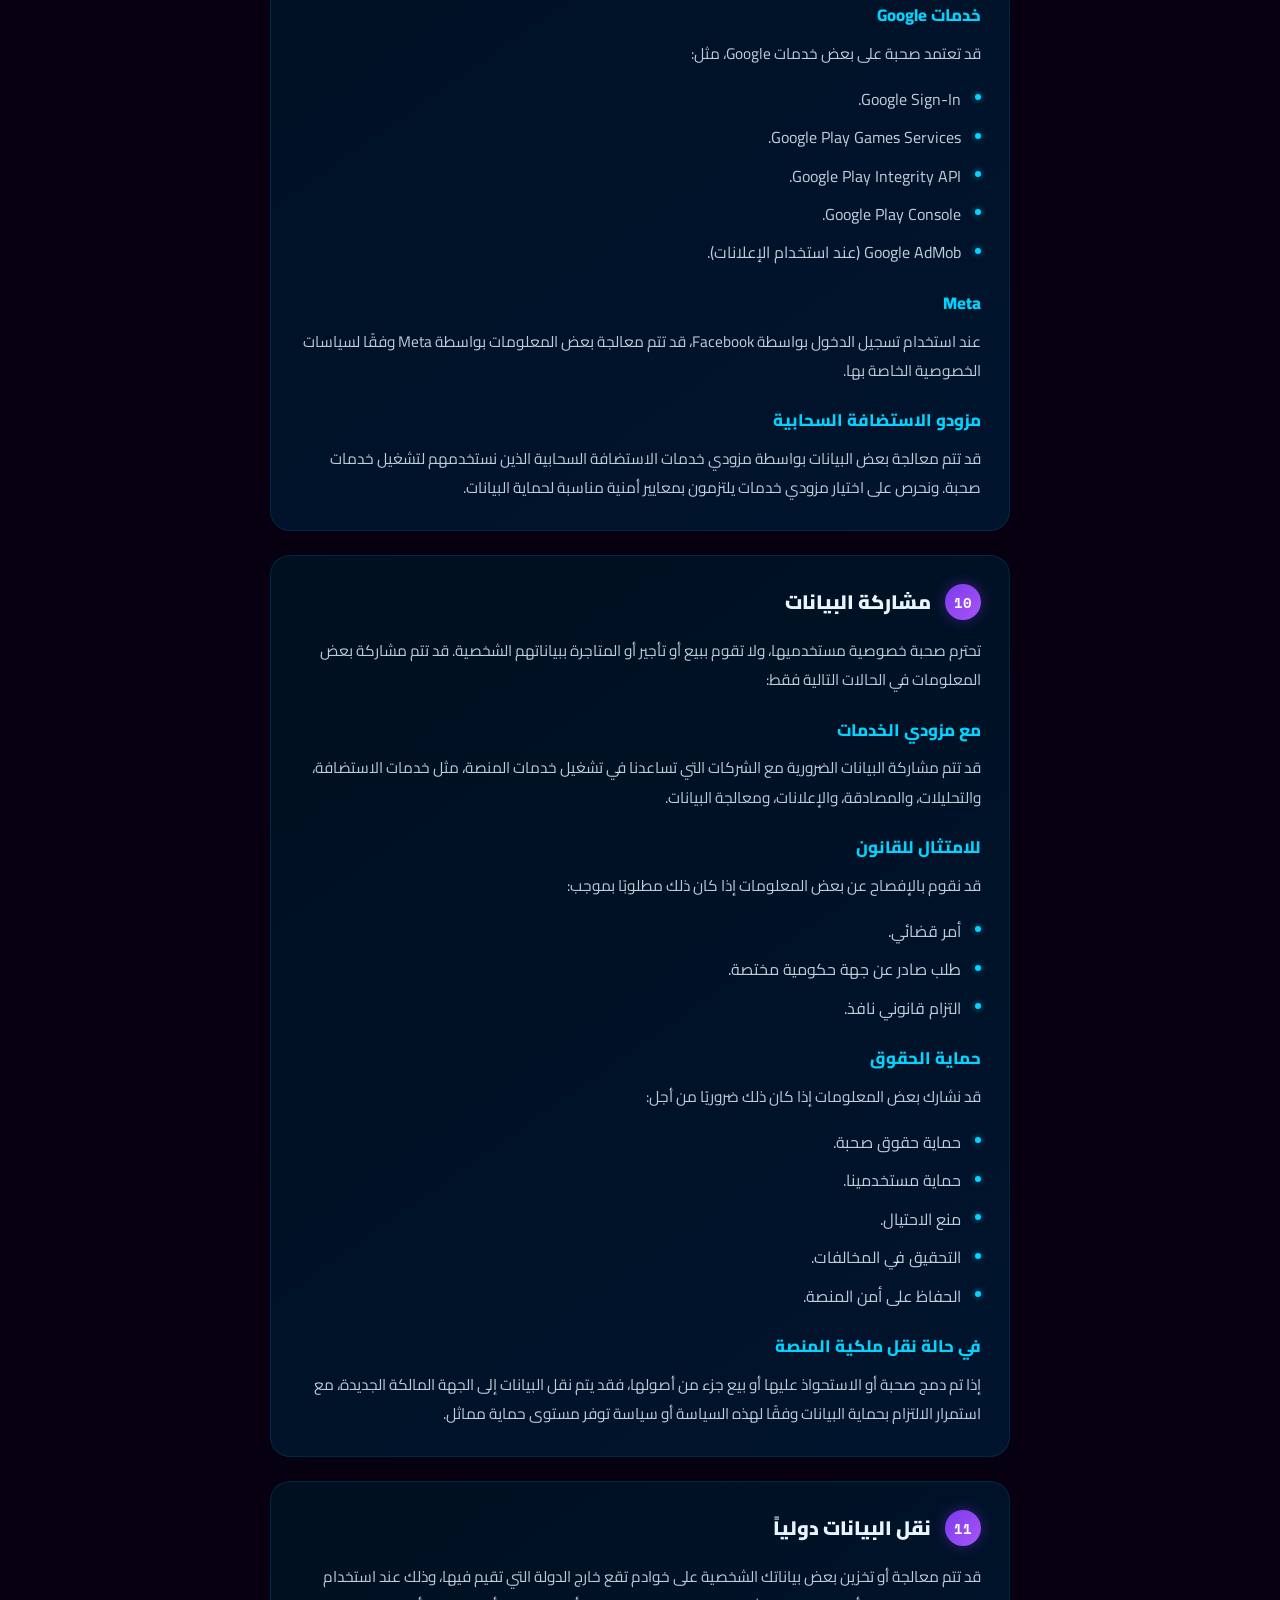
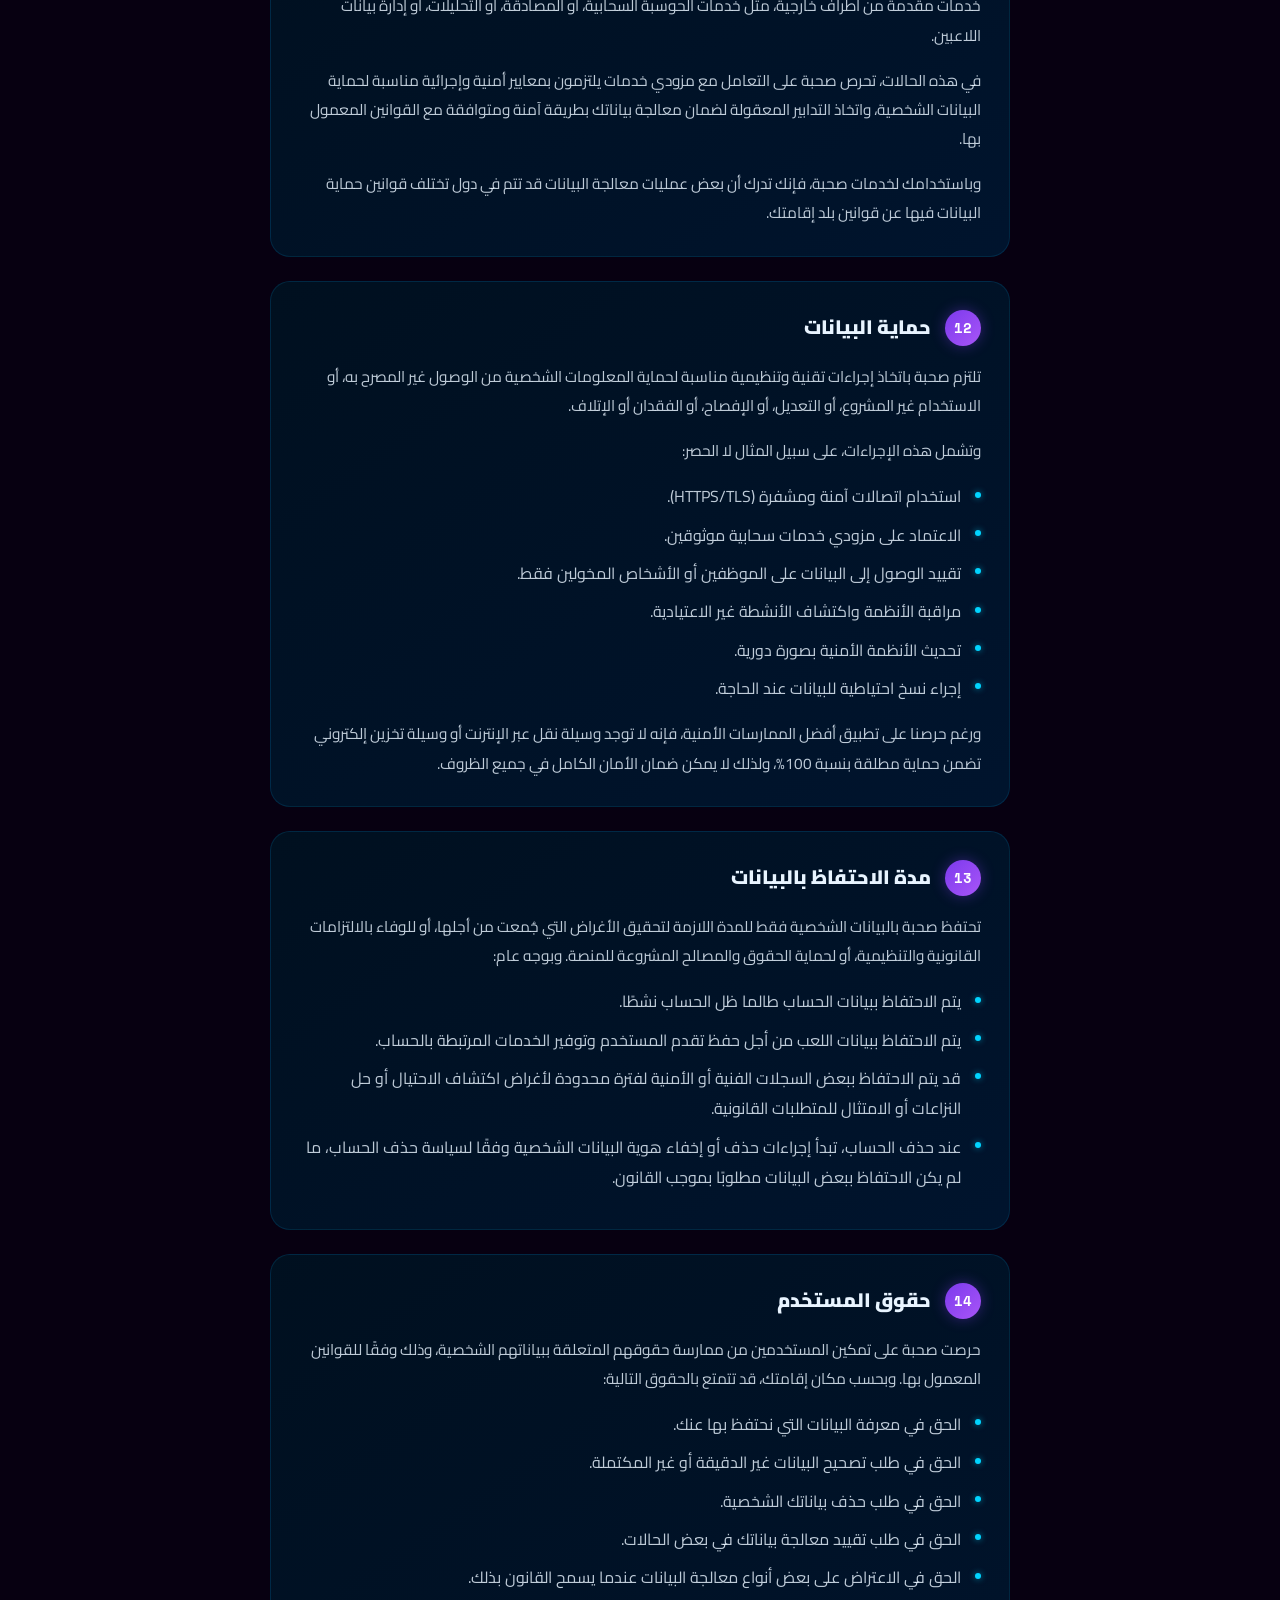
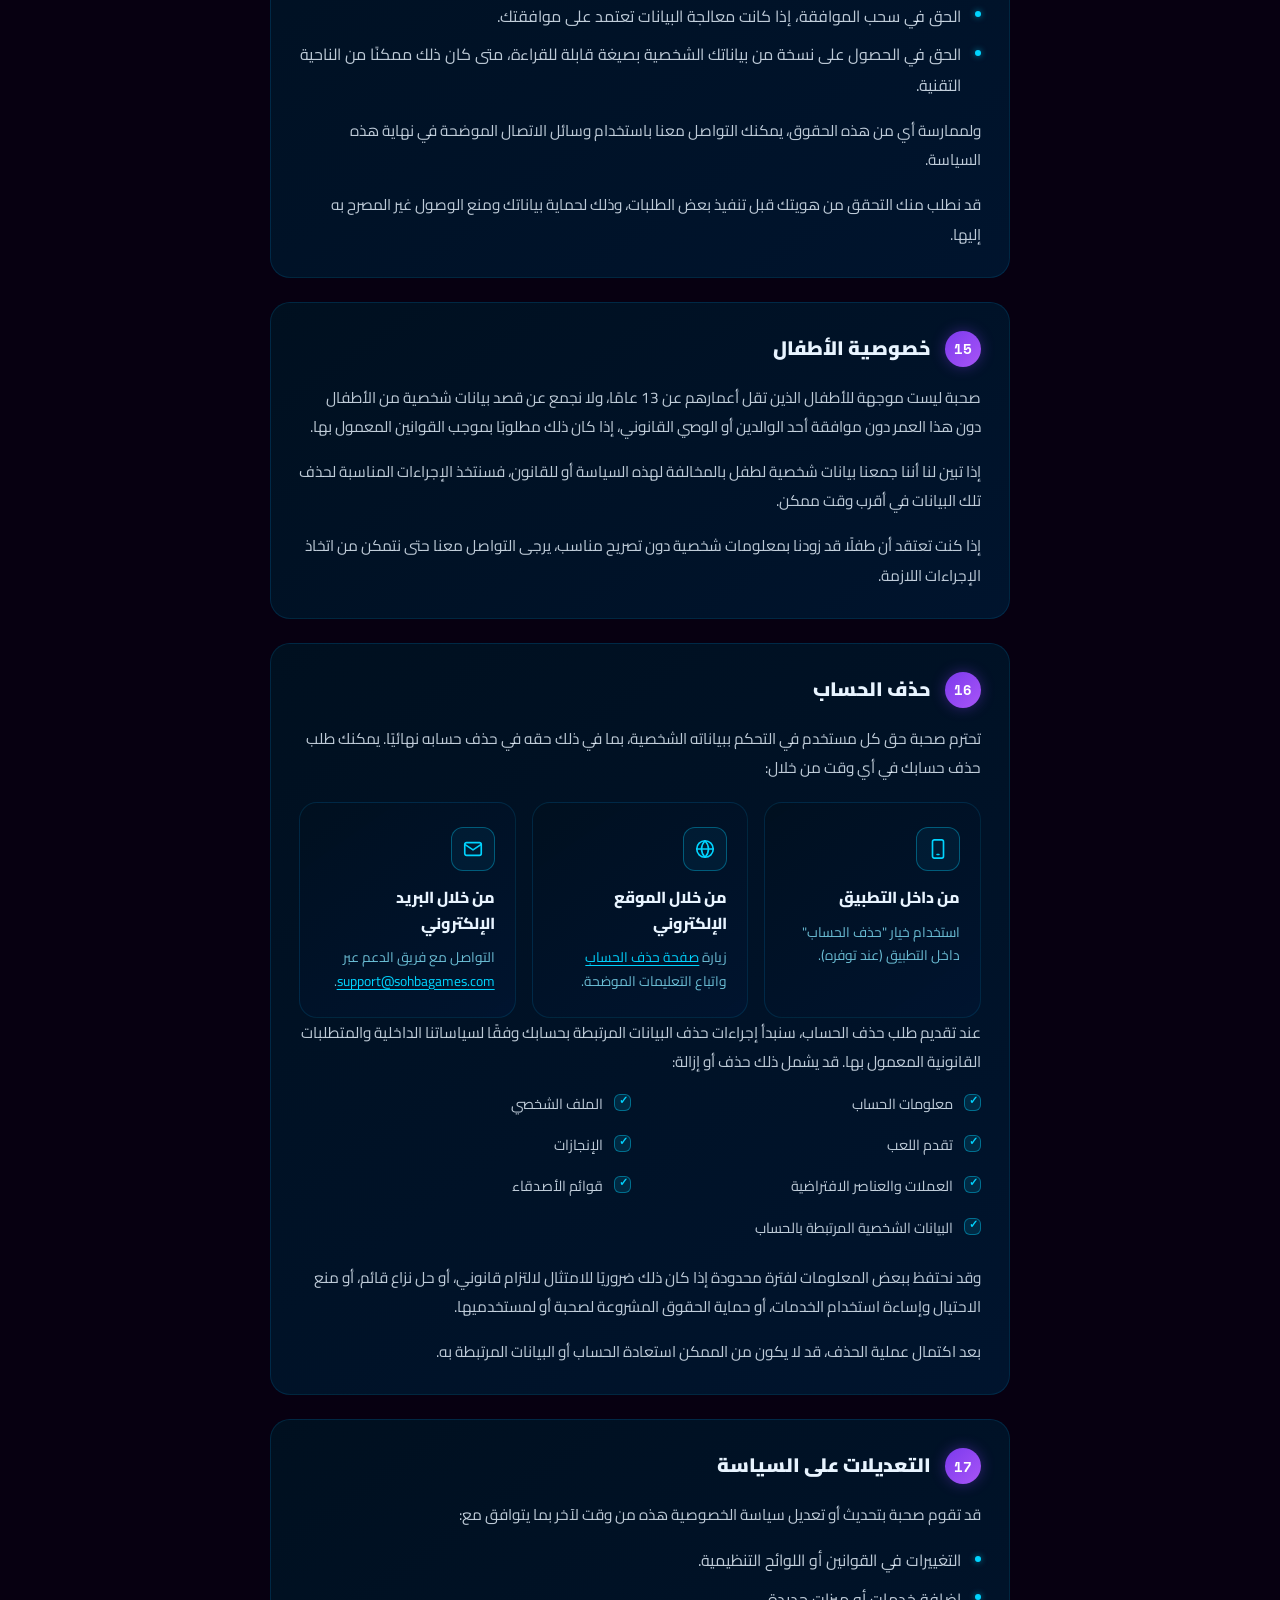
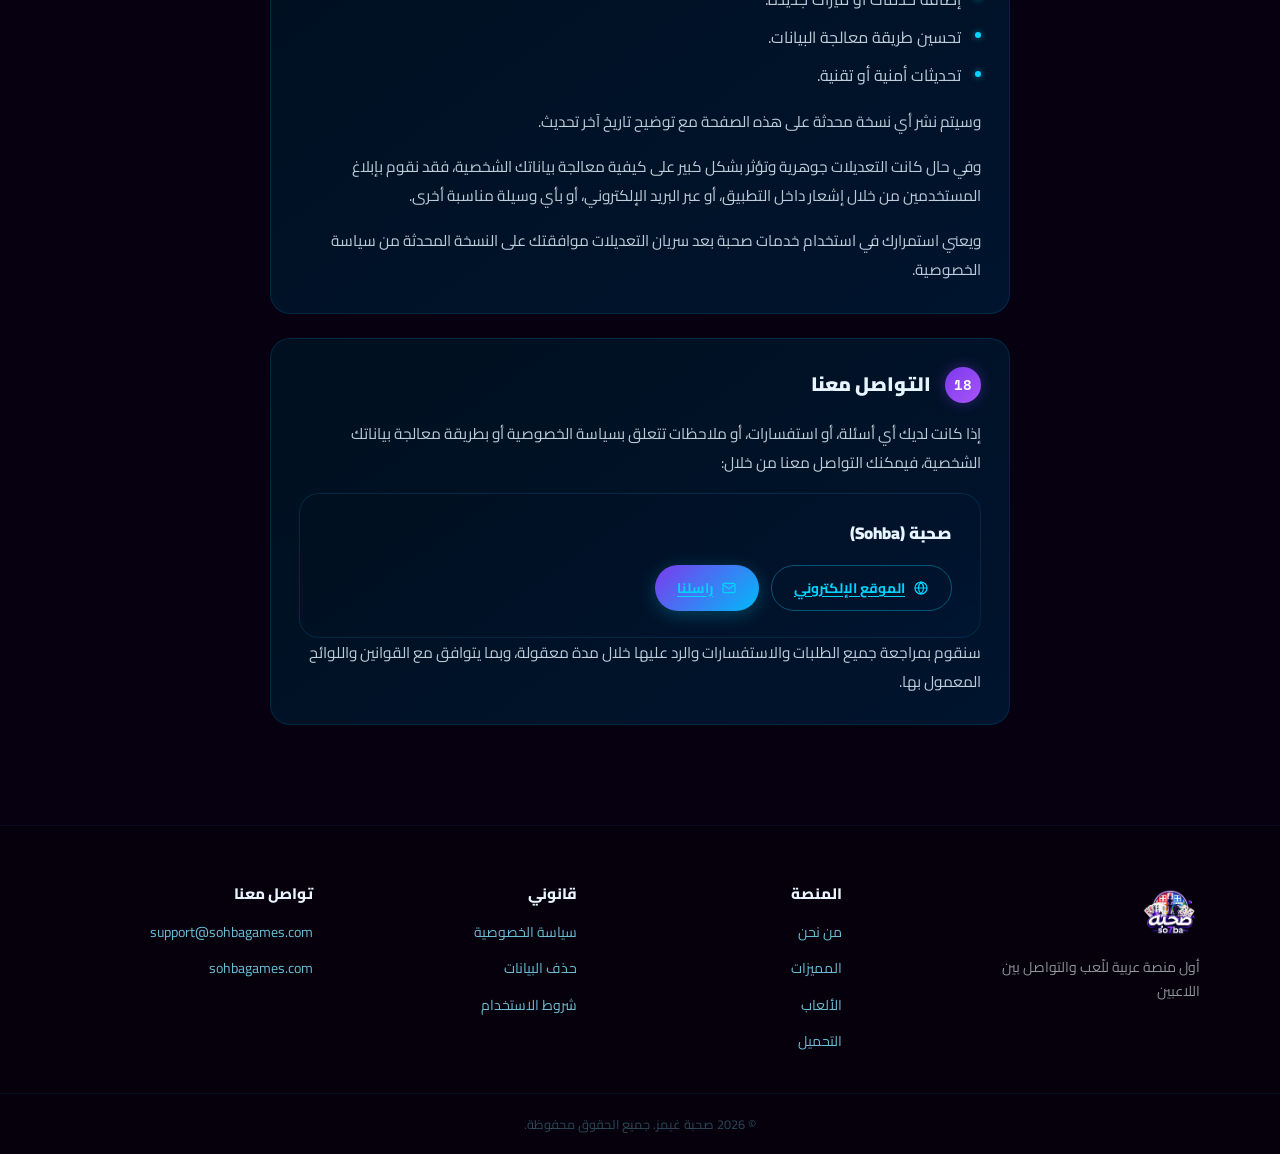
<file: privacy-policy.html>
<!doctype html>
<html lang="ar" dir="rtl">
  <head>
    <meta charset="utf-8" />
    <meta name="viewport" content="width=device-width, initial-scale=1.0" />
    <meta name="theme-color" content="#070011" />
    <title>سياسة الخصوصية | صحبة غيمز | Sohba Games Privacy Policy</title>
    <meta
      name="description"
      content="سياسة الخصوصية الخاصة بمنصة صحبة غيمز: كيف نجمع بياناتك ونستخدمها ونحميها."
    />
    <meta name="robots" content="index, follow" />
    <meta name="author" content="Sohba Games" />
    <link rel="canonical" href="https://sohbagames.com/privacy-policy.html" />

    <!-- Open Graph -->
    <meta property="og:type" content="website" />
    <meta property="og:site_name" content="Sohba Games | صحبة غيمز" />
    <meta property="og:title" content="سياسة الخصوصية | صحبة غيمز" />
    <meta
      property="og:description"
      content="سياسة الخصوصية الخاصة بمنصة صحبة غيمز: كيف نجمع بياناتك ونستخدمها ونحميها."
    />
    <meta property="og:url" content="https://sohbagames.com/privacy-policy.html" />
    <meta property="og:locale" content="ar_AR" />
    <meta property="og:locale:alternate" content="en_US" />

    <link rel="icon" href="assets/img/so7ba logo.png" type="image/png" />

    <link rel="preconnect" href="https://fonts.googleapis.com" />
    <link rel="preconnect" href="https://fonts.gstatic.com" crossorigin />
    <link
      href="https://fonts.googleapis.com/css2?family=Cairo:wght@400;600;700;900&family=Syne:wght@700;800&family=Space+Grotesk:wght@400;500;600;700&family=Space+Mono:wght@700&display=swap"
      rel="stylesheet"
    />

    <link rel="stylesheet" href="assets/css/style.css" />
  </head>
  <body>
    <!-- ═══ HEADER ═══ -->
    <header>
      <nav class="sb-nav" aria-label="التنقل الرئيسي">
        <div class="sb-nav-inner">
          <a href="index.html" class="sb-logo" dir="ltr">
            <img
              class="sb-logo-img"
              src="assets/img/so7ba logo.png"
              alt="صحبة غيمز | Sohba Games"
              width="120"
              height="120"
            />
            <span class="sb-logo-text sr-only" id="logoText">صحبة غيمز</span>
          </a>

          <div class="sb-nav-links" id="navLinks">
            <a href="index.html#about-section" id="navAboutLink">من نحن</a>
            <a href="index.html#benefits-section" id="navBenefitsLink"
              >المميزات</a
            >
            <a href="index.html#games-section" id="navGamesLink">الألعاب</a>
            <a href="index.html#how-section" id="navHowLink">كيف تبدأ</a>
          </div>

          <div class="sb-nav-actions">
            <button
              class="sb-lang-btn"
              id="langToggleBtn"
              aria-label="Switch language"
            >
              EN
            </button>
            <a href="index.html#download" class="sb-download-btn" id="navDownload"
              >حمّل الآن</a
            >
          </div>
        </div>
      </nav>
    </header>

    <main>
      <!-- ═══ PAGE HERO ═══ -->
      <section class="sb-legal-hero">
        <div class="sb-breadcrumb">
          <a href="index.html" id="breadcrumbHome">الرئيسية</a>
          <span>/</span>
          <span data-ar="سياسة الخصوصية" data-en="Privacy Policy"
            >سياسة الخصوصية</span
          >
        </div>
        <div class="sb-eyebrow" data-ar="الخصوصية والأمان" data-en="Privacy &amp; Security">
          الخصوصية والأمان
        </div>
        <h1 class="sb-gradient-title" data-ar="سياسة الخصوصية" data-en="Privacy Policy">
          سياسة الخصوصية
        </h1>
        <div
          class="sb-legal-updated"
          data-ar="آخر تحديث: 14 يوليو 2026"
          data-en="Last updated: July 14, 2026"
        >
          آخر تحديث: 14 يوليو 2026
        </div>
      </section>

      <!-- ═══ CONTENT ═══ -->
      <section class="sb-legal-content">
        <article class="sb-legal-body" id="legalBody">
          <div
            id="legalContentBlock"
            data-ar-html="<div class='sb-legal-card'><h2><span class='sb-legal-num-badge'>1</span>مقدمة</h2><div class='sb-legal-card-body'><p>مرحبًا بك في صحبة (Sohba). نحن نؤمن بأن الخصوصية ليست مجرد التزام قانوني، بل هي جزء أساسي من الثقة التي نبنيها مع مستخدمينا.</p><p>لذلك نلتزم بجمع بياناتك الشخصية واستخدامها ومعالجتها بطريقة مسؤولة وآمنة وشفافة، مع احترام خصوصيتك وحقوقك في جميع الأوقات.</p><p>توضح سياسة الخصوصية هذه كيفية جمع المعلومات الشخصية وغير الشخصية عند استخدامك لمنصة صحبة، بما في ذلك تطبيقات الهاتف المحمول، والموقع الإلكتروني، والخدمات والميزات المرتبطة بها، كما توضح كيفية استخدام تلك المعلومات، وحمايتها، ومشاركتها، والاحتفاظ بها، والحقوق التي تتمتع بها فيما يتعلق ببياناتك.</p><p>يرجى قراءة هذه السياسة بعناية قبل استخدام خدمات صحبة. ويُعد استخدامك للتطبيق أو الموقع الإلكتروني موافقةً منك على الممارسات الموضحة في هذه السياسة، وذلك بالقدر الذي يسمح به القانون.</p><p>إذا كنت لا توافق على أي جزء من هذه السياسة، فيرجى التوقف عن استخدام خدمات صحبة.</p></div></div><div class='sb-legal-card'><h2><span class='sb-legal-num-badge'>2</span>نطاق سياسة الخصوصية</h2><div class='sb-legal-card-body'><p>تنطبق هذه السياسة على جميع الخدمات التي تقدمها صحبة (Sohba)، بما في ذلك على سبيل المثال لا الحصر:</p><ul class='sb-legal-check-grid'><li>تطبيق Sohba للأجهزة المحمولة</li><li>الموقع الإلكتروني الرسمي</li><li>الألعاب والخدمات المتوفرة داخل المنصة</li><li>خدمات تسجيل الدخول وإدارة الحسابات</li><li>أنظمة حفظ تقدم اللعب</li><li>خدمات الدعم الفني</li><li>أي خدمات أو ميزات مستقبلية يتم توفيرها ضمن منصة صحبة</li></ul><p>ولا تنطبق هذه السياسة على المواقع أو التطبيقات أو الخدمات التابعة لأطراف خارجية، حتى وإن أمكن الوصول إليها من خلال تطبيق صحبة أو موقعها الإلكتروني. ويخضع استخدام تلك الخدمات لسياسات الخصوصية الخاصة بها، وننصحك بمراجعتها قبل استخدامها.</p></div></div><div class='sb-legal-card'><h2><span class='sb-legal-num-badge'>3</span>التعريفات</h2><div class='sb-legal-card-body'><p>لأغراض هذه السياسة، يقصد بالمصطلحات التالية المعاني الموضحة أمام كل منها، ما لم يقتضِ السياق خلاف ذلك:</p><p><strong>صحبة (Sohba):</strong> تشير إلى منصة الألعاب والخدمات الرقمية المملوكة والمدارة بواسطة صحبة.</p><p><strong>المستخدم:</strong> أي شخص يقوم بزيارة الموقع الإلكتروني، أو إنشاء حساب، أو استخدام أي من خدمات أو ألعاب صحبة.</p><p><strong>الحساب:</strong> الحساب الشخصي الذي يتم إنشاؤه للوصول إلى خدمات صحبة باستخدام البريد الإلكتروني أو إحدى خدمات تسجيل الدخول المعتمدة.</p><p><strong>البيانات الشخصية:</strong> أي معلومات يمكن استخدامها بشكل مباشر أو غير مباشر لتحديد هوية المستخدم، مثل الاسم أو البريد الإلكتروني أو صورة الملف الشخصي أو أي معلومات مشابهة.</p><p><strong>بيانات الاستخدام:</strong> المعلومات المتعلقة بكيفية استخدام المستخدم للتطبيق أو الموقع، مثل مدة الجلسات، والميزات المستخدمة، والألعاب التي تم لعبها، وسجل الأنشطة داخل المنصة.</p><p><strong>الخدمات الخارجية:</strong> الخدمات المقدمة من أطراف ثالثة والتي تعتمد عليها صحبة لتشغيل بعض وظائف المنصة، مثل خدمات تسجيل الدخول، وتحليل الأداء، والإعلانات، والاستضافة السحابية.</p></div></div><div class='sb-legal-card'><h2><span class='sb-legal-num-badge'>4</span>المعلومات التي نجمعها</h2><div class='sb-legal-card-body'><p>قد نقوم بجمع أنواع مختلفة من المعلومات وفقًا لطريقة استخدامك لخدمات صحبة.</p>
<h3>4.1 معلومات الحساب</h3><p>عند إنشاء حساب أو تسجيل الدخول، قد نجمع المعلومات التالية، بحسب طريقة التسجيل المستخدمة:</p><ul class='sb-legal-check-grid'><li>الاسم</li><li>عنوان البريد الإلكتروني</li><li>صورة الملف الشخصي</li><li>معرف المستخدم (User ID)</li><li>معرف مزود تسجيل الدخول</li></ul>
<h3>4.2 معلومات الملف الشخصي</h3><p>قد تتضمن:</p><ul class='sb-legal-check-grid'><li>الاسم المستعار داخل الألعاب</li><li>الصورة الشخصية</li><li>اللغة المفضلة</li><li>الدولة أو المنطقة</li><li>إعدادات الحساب</li><li>تفضيلات المستخدم</li></ul>
<h3>4.3 بيانات اللعب</h3><p>من أجل توفير تجربة لعب متكاملة، قد نقوم بحفظ بيانات مثل:</p><ul class='sb-legal-check-grid'><li>تقدم اللاعب</li><li>المستوى</li><li>نقاط الخبرة (XP)</li><li>الإنجازات</li><li>لوحة المتصدرين</li><li>العملات الافتراضية</li><li>العناصر والمكافآت</li><li>سجل المباريات</li><li>نتائج الألعاب</li><li>المهام اليومية والأسبوعية</li><li>بيانات الأصدقاء والعشائر</li></ul>
<h3>4.4 معلومات الجهاز</h3><p>قد يتم جمع بعض المعلومات التقنية، مثل:</p><ul class='sb-legal-check-grid'><li>نوع الجهاز</li><li>نظام التشغيل وإصداره</li><li>إصدار التطبيق</li><li>نوع الاتصال بالشبكة</li><li>اللغة</li><li>المنطقة الزمنية</li><li>عنوان IP</li><li>معرف الجهاز أو الإعلان</li></ul>
<h3>4.5 معلومات الدعم الفني</h3><p>إذا تواصلت مع فريق الدعم، فقد نقوم بالاحتفاظ بالمعلومات التي تقدمها لنا، مثل:</p><ul class='sb-legal-check-grid'><li>اسمك</li><li>بريدك الإلكتروني</li><li>وصف المشكلة</li><li>المرفقات أو لقطات الشاشة</li><li>سجل المراسلات</li></ul>
<h3>4.6 المعلومات التي تقدمها اختيارياً</h3><p>قد تختار تزويدنا بمعلومات إضافية عند استخدام بعض الميزات، مثل:</p><ul class='sb-legal-check-grid'><li>المشاركة في الاستبيانات</li><li>المسابقات</li><li>البرامج الترويجية</li><li>الإبلاغ عن اللاعبين</li><li>إرسال الملاحظات أو الاقتراحات</li></ul>
<p>وسيتم استخدام هذه المعلومات فقط للأغراض التي جُمعت من أجلها.</p></div></div><div class='sb-legal-card'><h2><span class='sb-legal-num-badge'>5</span>المعلومات التي يتم جمعها تلقائياً</h2><div class='sb-legal-card-body'><p>عند استخدامك لمنصة صحبة، قد يتم جمع بعض المعلومات تلقائيًا بهدف تشغيل الخدمات، وتحسين الأداء، وتعزيز الأمان، وتحليل جودة تجربة المستخدم.</p><p>قد تشمل هذه المعلومات:</p><ul class='sb-legal-check-grid'><li>نوع الجهاز وطرازه</li><li>نظام التشغيل وإصداره</li><li>إصدار التطبيق</li><li>عنوان IP</li><li>اللغة وإعدادات المنطقة</li><li>المنطقة الزمنية</li><li>معلومات الشبكة والاتصال</li><li>سجلات الأعطال (Crash Reports)</li><li>بيانات الأداء واستهلاك الموارد</li><li>سجل الأخطاء التقنية</li><li>معلومات الجلسات ومدتها</li><li>التفاعل مع ميزات التطبيق</li></ul><p>لا يتم استخدام هذه المعلومات لتحديد هويتك الشخصية إلا إذا كان ذلك ضروريًا لتقديم الخدمة أو حماية المنصة أو الامتثال للمتطلبات القانونية.</p></div></div><div class='sb-legal-card'><h2><span class='sb-legal-num-badge'>6</span>كيفية استخدام المعلومات</h2><div class='sb-legal-card-body'><p>تستخدم صحبة المعلومات التي يتم جمعها لتحقيق الأغراض التالية:</p><h3>6.1 إنشاء وإدارة الحساب</h3><p>نستخدم بياناتك لإنشاء حسابك، والتحقق من هويتك، وتمكينك من تسجيل الدخول إلى المنصة بأمان.</p><h3>6.2 تشغيل الألعاب والخدمات</h3><p>تُستخدم بيانات اللعب لتوفير تجربة متكاملة، بما في ذلك:</p><ul><li>حفظ تقدم اللعب.</li><li>مزامنة البيانات بين الأجهزة.</li><li>تشغيل الألعاب متعددة اللاعبين.</li><li>إدارة الأصدقاء.</li><li>إدارة العشائر (عند توفرها).</li><li>إدارة الإنجازات.</li><li>عرض لوحة المتصدرين.</li><li>إدارة العملات والعناصر داخل اللعبة.</li></ul><h3>6.3 تحسين تجربة المستخدم</h3><p>نقوم بتحليل كيفية استخدام المنصة من أجل:</p><ul><li>تحسين واجهة المستخدم.</li><li>تحسين أداء الألعاب.</li><li>إصلاح الأخطاء.</li><li>تطوير ميزات جديدة.</li><li>تحسين تجربة اللاعبين بشكل عام.</li></ul><h3>6.4 الأمان ومنع إساءة الاستخدام</h3><p>قد نستخدم البيانات للكشف عن:</p><ul><li>محاولات الاختراق.</li><li>الغش داخل الألعاب.</li><li>إنشاء حسابات مزيفة.</li><li>إساءة استخدام الخدمات.</li><li>الأنشطة المخالفة لشروط الاستخدام.</li></ul><p>وقد يؤدي اكتشاف مثل هذه الأنشطة إلى اتخاذ إجراءات مناسبة، مثل تقييد أو تعليق أو إغلاق الحساب وفقًا لشروط الاستخدام.</p><h3>6.5 التواصل مع المستخدم</h3><p>قد نستخدم معلومات التواصل الخاصة بك من أجل:</p><ul><li>الرد على استفسارات الدعم الفني.</li><li>إرسال رسائل تتعلق بالحساب.</li><li>إعلامك بالتحديثات المهمة.</li><li>إرسال إشعارات أمنية.</li><li>إخطارك بالتغييرات الجوهرية في الخدمات أو السياسات.</li></ul><p>ولن يتم إرسال رسائل تسويقية إلا إذا وافقت على ذلك، ويجوز لك إلغاء الاشتراك فيها في أي وقت.</p></div></div><div class='sb-legal-card'><h2><span class='sb-legal-num-badge'>7</span>تسجيل الدخول</h2><div class='sb-legal-card-body'><p>قد توفر صحبة أكثر من وسيلة لتسجيل الدخول، بما في ذلك:</p><div class='sb-legal-methods'><div class='sb-legal-method-card'><div class='sb-legal-method-icon'><svg width='22' height='22' viewBox='0 0 24 24' fill='none' stroke='currentColor' stroke-width='1.8' stroke-linecap='round' stroke-linejoin='round'><rect x='5' y='11' width='14' height='9' rx='2'></rect><path d='M8 11V7a4 4 0 0 1 8 0v4'></path></svg></div><h3>Google Sign-In</h3><p>تسجيل دخول آمن باستخدام حساب Google الخاص بك.</p></div><div class='sb-legal-method-card'><div class='sb-legal-method-icon'><svg width='22' height='22' viewBox='0 0 24 24' fill='none' stroke='currentColor' stroke-width='1.8' stroke-linecap='round' stroke-linejoin='round'><circle cx='9' cy='8' r='3'></circle><circle cx='16.5' cy='9.5' r='2.3'></circle><path d='M3.5 19c0-3.2 2.7-5.3 6-5.3s6 2.1 6 5.3'></path><path d='M15.2 13.9c2.4.3 4.3 2.1 4.3 5.1'></path></svg></div><h3>Facebook Login</h3><p>تسجيل دخول سريع باستخدام حساب Facebook الخاص بك.</p></div><div class='sb-legal-method-card'><div class='sb-legal-method-icon'><svg width='22' height='22' viewBox='0 0 24 24' fill='none' stroke='currentColor' stroke-width='1.8' stroke-linecap='round' stroke-linejoin='round'><rect x='3' y='5' width='18' height='14' rx='2'></rect><path d='M3 7l9 6 9-6'></path></svg></div><h3>البريد الإلكتروني</h3><p>إنشاء حساب وتسجيل الدخول مباشرة عبر بريدك الإلكتروني.</p></div></div><p>بالإضافة إلى أي وسائل مصادقة أخرى قد تتم إضافتها مستقبلاً.</p><p>عند استخدام إحدى خدمات تسجيل الدخول التابعة لطرف ثالث، قد نحصل فقط على المعلومات التي تسمح لنا تلك الخدمة بالوصول إليها وفقًا لإعدادات الخصوصية الخاصة بحسابك.</p><p>قد تشمل هذه المعلومات:</p><ul class='sb-legal-check-grid'><li>الاسم</li><li>البريد الإلكتروني</li><li>صورة الملف الشخصي</li><li>معرف المستخدم لدى مزود الخدمة</li></ul><p>ولا نحصل على كلمة المرور الخاصة بحسابك لدى تلك الخدمات، ولا يمكننا الوصول إليها أو تخزينها.</p><p>ويخضع استخدام خدمات تسجيل الدخول أيضًا لسياسات الخصوصية الخاصة بمزودي تلك الخدمات.</p></div></div><div class='sb-legal-card'><h2><span class='sb-legal-num-badge'>8</span>الإعلانات</h2><div class='sb-legal-card-body'><p>قد تعرض صحبة إعلانات داخل التطبيق بهدف دعم تشغيل المنصة وتطوير خدماتها. وقد يتم تقديم هذه الإعلانات من خلال مزودي خدمات إعلانية تابعين لأطراف خارجية، مثل Google AdMob أو أي مزود آخر قد يتم اعتماده مستقبلاً.</p><p>قد تستخدم هذه الخدمات بعض المعلومات التقنية، مثل:</p><ul class='sb-legal-check-grid'><li>معرف الإعلان الخاص بالجهاز (Advertising ID)</li><li>نوع الجهاز</li><li>نظام التشغيل</li><li>إصدار التطبيق</li><li>اللغة</li><li>الدولة أو المنطقة</li><li>معلومات تقنية أخرى ضرورية لتقديم الإعلانات وقياس أدائها</li></ul><p>ولا تقوم صحبة بمشاركة اسمك أو بريدك الإلكتروني أو أي معلومات تعريف شخصية مع مزودي الإعلانات لأغراض عرض الإعلانات المخصصة، إلا إذا كان ذلك مطلوبًا لتقديم الخدمة وبما يتوافق مع القوانين المعمول بها.</p><p>يجوز لك التحكم في إعدادات تخصيص الإعلانات من خلال إعدادات جهازك أو من خلال الخيارات التي توفرها أنظمة التشغيل أو مزودو الخدمات الإعلانية.</p><p>قد تحتوي بعض الإعلانات على روابط أو خدمات تابعة لأطراف خارجية، ولا تتحمل صحبة مسؤولية محتوى تلك الخدمات أو سياسات الخصوصية الخاصة بها، وننصحك بمراجعة سياسات الخصوصية الخاصة بكل مزود خدمة عند استخدام خدماته.</p></div></div><div class='sb-legal-card'><h2><span class='sb-legal-num-badge'>9</span>الخدمات الخارجية (PlayFab، Firebase، Google، Meta...)</h2><div class='sb-legal-card-body'><p>تعتمد صحبة على عدد من مزودي الخدمات الخارجيين لتشغيل بعض وظائف المنصة وتحسين جودة الخدمة. قد تشمل هذه الخدمات، على سبيل المثال لا الحصر:</p><h3>Microsoft PlayFab</h3><p>تستخدم لإدارة:</p><ul><li>حسابات اللاعبين.</li><li>حفظ بيانات اللعب.</li><li>تقدم المستخدم.</li><li>الاقتصاد داخل اللعبة.</li><li>الخدمات السحابية.</li></ul><h3>Google Firebase</h3><p>قد يتم استخدام Firebase لتوفير بعض الخدمات، مثل:</p><ul><li>Authentication.</li><li>Analytics.</li><li>Crashlytics.</li><li>Cloud Messaging.</li><li>Remote Config.</li></ul><h3>خدمات Google</h3><p>قد تعتمد صحبة على بعض خدمات Google، مثل:</p><ul><li>Google Sign-In.</li><li>Google Play Games Services.</li><li>Google Play Integrity API.</li><li>Google Play Console.</li><li>Google AdMob (عند استخدام الإعلانات).</li></ul><h3>Meta</h3><p>عند استخدام تسجيل الدخول بواسطة Facebook، قد تتم معالجة بعض المعلومات بواسطة Meta وفقًا لسياسات الخصوصية الخاصة بها.</p><h3>مزودو الاستضافة السحابية</h3><p>قد تتم معالجة بعض البيانات بواسطة مزودي خدمات الاستضافة السحابية الذين نستخدمهم لتشغيل خدمات صحبة. ونحرص على اختيار مزودي خدمات يلتزمون بمعايير أمنية مناسبة لحماية البيانات.</p></div></div><div class='sb-legal-card'><h2><span class='sb-legal-num-badge'>10</span>مشاركة البيانات</h2><div class='sb-legal-card-body'><p>تحترم صحبة خصوصية مستخدميها، ولا تقوم ببيع أو تأجير أو المتاجرة ببياناتهم الشخصية. قد تتم مشاركة بعض المعلومات في الحالات التالية فقط:</p><h3>مع مزودي الخدمات</h3><p>قد تتم مشاركة البيانات الضرورية مع الشركات التي تساعدنا في تشغيل خدمات المنصة، مثل خدمات الاستضافة، والتحليلات، والمصادقة، والإعلانات، ومعالجة البيانات.</p><h3>للامتثال للقانون</h3><p>قد نقوم بالإفصاح عن بعض المعلومات إذا كان ذلك مطلوبًا بموجب:</p><ul><li>أمر قضائي.</li><li>طلب صادر عن جهة حكومية مختصة.</li><li>التزام قانوني نافذ.</li></ul><h3>حماية الحقوق</h3><p>قد نشارك بعض المعلومات إذا كان ذلك ضروريًا من أجل:</p><ul><li>حماية حقوق صحبة.</li><li>حماية مستخدمينا.</li><li>منع الاحتيال.</li><li>التحقيق في المخالفات.</li><li>الحفاظ على أمن المنصة.</li></ul><h3>في حالة نقل ملكية المنصة</h3><p>إذا تم دمج صحبة أو الاستحواذ عليها أو بيع جزء من أصولها، فقد يتم نقل البيانات إلى الجهة المالكة الجديدة، مع استمرار الالتزام بحماية البيانات وفقًا لهذه السياسة أو سياسة توفر مستوى حماية مماثل.</p></div></div><div class='sb-legal-card'><h2><span class='sb-legal-num-badge'>11</span>نقل البيانات دولياً</h2><div class='sb-legal-card-body'><p>قد تتم معالجة أو تخزين بعض بياناتك الشخصية على خوادم تقع خارج الدولة التي تقيم فيها، وذلك عند استخدام خدمات مقدمة من أطراف خارجية، مثل خدمات الحوسبة السحابية، أو المصادقة، أو التحليلات، أو إدارة بيانات اللاعبين.</p><p>في هذه الحالات، تحرص صحبة على التعامل مع مزودي خدمات يلتزمون بمعايير أمنية وإجرائية مناسبة لحماية البيانات الشخصية، واتخاذ التدابير المعقولة لضمان معالجة بياناتك بطريقة آمنة ومتوافقة مع القوانين المعمول بها.</p><p>وباستخدامك لخدمات صحبة، فإنك تدرك أن بعض عمليات معالجة البيانات قد تتم في دول تختلف قوانين حماية البيانات فيها عن قوانين بلد إقامتك.</p></div></div><div class='sb-legal-card'><h2><span class='sb-legal-num-badge'>12</span>حماية البيانات</h2><div class='sb-legal-card-body'><p>تلتزم صحبة باتخاذ إجراءات تقنية وتنظيمية مناسبة لحماية المعلومات الشخصية من الوصول غير المصرح به، أو الاستخدام غير المشروع، أو التعديل، أو الإفصاح، أو الفقدان أو الإتلاف.</p><p>وتشمل هذه الإجراءات، على سبيل المثال لا الحصر:</p><ul><li>استخدام اتصالات آمنة ومشفرة (HTTPS/TLS).</li><li>الاعتماد على مزودي خدمات سحابية موثوقين.</li><li>تقييد الوصول إلى البيانات على الموظفين أو الأشخاص المخولين فقط.</li><li>مراقبة الأنظمة واكتشاف الأنشطة غير الاعتيادية.</li><li>تحديث الأنظمة الأمنية بصورة دورية.</li><li>إجراء نسخ احتياطية للبيانات عند الحاجة.</li></ul><p>ورغم حرصنا على تطبيق أفضل الممارسات الأمنية، فإنه لا توجد وسيلة نقل عبر الإنترنت أو وسيلة تخزين إلكتروني تضمن حماية مطلقة بنسبة 100%، ولذلك لا يمكن ضمان الأمان الكامل في جميع الظروف.</p></div></div><div class='sb-legal-card'><h2><span class='sb-legal-num-badge'>13</span>مدة الاحتفاظ بالبيانات</h2><div class='sb-legal-card-body'><p>تحتفظ صحبة بالبيانات الشخصية فقط للمدة اللازمة لتحقيق الأغراض التي جُمعت من أجلها، أو للوفاء بالالتزامات القانونية والتنظيمية، أو لحماية الحقوق والمصالح المشروعة للمنصة. وبوجه عام:</p><ul><li>يتم الاحتفاظ ببيانات الحساب طالما ظل الحساب نشطًا.</li><li>يتم الاحتفاظ ببيانات اللعب من أجل حفظ تقدم المستخدم وتوفير الخدمات المرتبطة بالحساب.</li><li>قد يتم الاحتفاظ ببعض السجلات الفنية أو الأمنية لفترة محدودة لأغراض اكتشاف الاحتيال أو حل النزاعات أو الامتثال للمتطلبات القانونية.</li><li>عند حذف الحساب، تبدأ إجراءات حذف أو إخفاء هوية البيانات الشخصية وفقًا لسياسة حذف الحساب، ما لم يكن الاحتفاظ ببعض البيانات مطلوبًا بموجب القانون.</li></ul></div></div><div class='sb-legal-card'><h2><span class='sb-legal-num-badge'>14</span>حقوق المستخدم</h2><div class='sb-legal-card-body'><p>حرصت صحبة على تمكين المستخدمين من ممارسة حقوقهم المتعلقة ببياناتهم الشخصية، وذلك وفقًا للقوانين المعمول بها. وبحسب مكان إقامتك، قد تتمتع بالحقوق التالية:</p><ul><li>الحق في معرفة البيانات التي نحتفظ بها عنك.</li><li>الحق في طلب تصحيح البيانات غير الدقيقة أو غير المكتملة.</li><li>الحق في طلب حذف بياناتك الشخصية.</li><li>الحق في طلب تقييد معالجة بياناتك في بعض الحالات.</li><li>الحق في الاعتراض على بعض أنواع معالجة البيانات عندما يسمح القانون بذلك.</li><li>الحق في سحب الموافقة، إذا كانت معالجة البيانات تعتمد على موافقتك.</li><li>الحق في الحصول على نسخة من بياناتك الشخصية بصيغة قابلة للقراءة، متى كان ذلك ممكنًا من الناحية التقنية.</li></ul><p>ولممارسة أي من هذه الحقوق، يمكنك التواصل معنا باستخدام وسائل الاتصال الموضحة في نهاية هذه السياسة.</p><p>قد نطلب منك التحقق من هويتك قبل تنفيذ بعض الطلبات، وذلك لحماية بياناتك ومنع الوصول غير المصرح به إليها.</p></div></div><div class='sb-legal-card'><h2><span class='sb-legal-num-badge'>15</span>خصوصية الأطفال</h2><div class='sb-legal-card-body'><p>صحبة ليست موجهة للأطفال الذين تقل أعمارهم عن 13 عامًا، ولا نجمع عن قصد بيانات شخصية من الأطفال دون هذا العمر دون موافقة أحد الوالدين أو الوصي القانوني، إذا كان ذلك مطلوبًا بموجب القوانين المعمول بها.</p><p>إذا تبين لنا أننا جمعنا بيانات شخصية لطفل بالمخالفة لهذه السياسة أو للقانون، فسنتخذ الإجراءات المناسبة لحذف تلك البيانات في أقرب وقت ممكن.</p><p>إذا كنت تعتقد أن طفلًا قد زودنا بمعلومات شخصية دون تصريح مناسب، يرجى التواصل معنا حتى نتمكن من اتخاذ الإجراءات اللازمة.</p></div></div><div class='sb-legal-card'><h2><span class='sb-legal-num-badge'>16</span>حذف الحساب</h2><div class='sb-legal-card-body'><p>تحترم صحبة حق كل مستخدم في التحكم ببياناته الشخصية، بما في ذلك حقه في حذف حسابه نهائيًا. يمكنك طلب حذف حسابك في أي وقت من خلال:</p><div class='sb-legal-methods'><div class='sb-legal-method-card'><div class='sb-legal-method-icon'><svg width='22' height='22' viewBox='0 0 24 24' fill='none' stroke='currentColor' stroke-width='1.8' stroke-linecap='round' stroke-linejoin='round'><rect x='6' y='2' width='12' height='20' rx='2'></rect><line x1='11' y1='18' x2='13' y2='18'></line></svg></div><h3>من داخل التطبيق</h3><p>استخدام خيار &quot;حذف الحساب&quot; داخل التطبيق (عند توفره).</p></div><div class='sb-legal-method-card'><div class='sb-legal-method-icon'><svg width='22' height='22' viewBox='0 0 24 24' fill='none' stroke='currentColor' stroke-width='1.8' stroke-linecap='round' stroke-linejoin='round'><circle cx='12' cy='12' r='9'></circle><line x1='3' y1='12' x2='21' y2='12'></line><path d='M12 3c2.5 2.7 3.8 6 3.8 9s-1.3 6.3-3.8 9c-2.5-2.7-3.8-6-3.8-9s1.3-6.3 3.8-9z'></path></svg></div><h3>من خلال الموقع الإلكتروني</h3><p>زيارة <a href='data-deletion.html'>صفحة حذف الحساب</a> واتباع التعليمات الموضحة.</p></div><div class='sb-legal-method-card'><div class='sb-legal-method-icon'><svg width='22' height='22' viewBox='0 0 24 24' fill='none' stroke='currentColor' stroke-width='1.8' stroke-linecap='round' stroke-linejoin='round'><rect x='3' y='5' width='18' height='14' rx='2'></rect><path d='M3 7l9 6 9-6'></path></svg></div><h3>من خلال البريد الإلكتروني</h3><p>التواصل مع فريق الدعم عبر <a href='mailto:support@sohbagames.com'>support@sohbagames.com</a>.</p></div></div><p>عند تقديم طلب حذف الحساب، سنبدأ إجراءات حذف البيانات المرتبطة بحسابك وفقًا لسياساتنا الداخلية والمتطلبات القانونية المعمول بها. قد يشمل ذلك حذف أو إزالة:</p><ul class='sb-legal-check-grid'><li>معلومات الحساب</li><li>الملف الشخصي</li><li>تقدم اللعب</li><li>الإنجازات</li><li>العملات والعناصر الافتراضية</li><li>قوائم الأصدقاء</li><li>البيانات الشخصية المرتبطة بالحساب</li></ul><p>وقد نحتفظ ببعض المعلومات لفترة محدودة إذا كان ذلك ضروريًا للامتثال لالتزام قانوني، أو حل نزاع قائم، أو منع الاحتيال وإساءة استخدام الخدمات، أو حماية الحقوق المشروعة لصحبة أو لمستخدميها.</p><p>بعد اكتمال عملية الحذف، قد لا يكون من الممكن استعادة الحساب أو البيانات المرتبطة به.</p></div></div><div class='sb-legal-card'><h2><span class='sb-legal-num-badge'>17</span>التعديلات على السياسة</h2><div class='sb-legal-card-body'><p>قد تقوم صحبة بتحديث أو تعديل سياسة الخصوصية هذه من وقت لآخر بما يتوافق مع:</p><ul><li>التغييرات في القوانين أو اللوائح التنظيمية.</li><li>إضافة خدمات أو ميزات جديدة.</li><li>تحسين طريقة معالجة البيانات.</li><li>تحديثات أمنية أو تقنية.</li></ul><p>وسيتم نشر أي نسخة محدثة على هذه الصفحة مع توضيح تاريخ آخر تحديث.</p><p>وفي حال كانت التعديلات جوهرية وتؤثر بشكل كبير على كيفية معالجة بياناتك الشخصية، فقد نقوم بإبلاغ المستخدمين من خلال إشعار داخل التطبيق، أو عبر البريد الإلكتروني، أو بأي وسيلة مناسبة أخرى.</p><p>ويعني استمرارك في استخدام خدمات صحبة بعد سريان التعديلات موافقتك على النسخة المحدثة من سياسة الخصوصية.</p></div></div><div class='sb-legal-card'><h2><span class='sb-legal-num-badge'>18</span>التواصل معنا</h2><div class='sb-legal-card-body'><p>إذا كانت لديك أي أسئلة، أو استفسارات، أو ملاحظات تتعلق بسياسة الخصوصية أو بطريقة معالجة بياناتك الشخصية، فيمكنك التواصل معنا من خلال:</p><div class='sb-legal-contact-card'><div class='sb-legal-contact-brand'>صحبة (Sohba)</div><div class='sb-legal-contact-actions'><a href='https://sohbagames.com' target='_blank' rel='noopener' class='sb-legal-contact-btn'><svg width='16' height='16' viewBox='0 0 24 24' fill='none' stroke='currentColor' stroke-width='1.8' stroke-linecap='round' stroke-linejoin='round'><circle cx='12' cy='12' r='9'></circle><line x1='3' y1='12' x2='21' y2='12'></line><path d='M12 3c2.5 2.7 3.8 6 3.8 9s-1.3 6.3-3.8 9c-2.5-2.7-3.8-6-3.8-9s1.3-6.3 3.8-9z'></path></svg>الموقع الإلكتروني</a><a href='mailto:support@sohbagames.com' class='sb-legal-contact-btn sb-legal-contact-btn--solid'><svg width='16' height='16' viewBox='0 0 24 24' fill='none' stroke='currentColor' stroke-width='1.8' stroke-linecap='round' stroke-linejoin='round'><rect x='3' y='5' width='18' height='14' rx='2'></rect><path d='M3 7l9 6 9-6'></path></svg>راسلنا</a></div></div><p>سنقوم بمراجعة جميع الطلبات والاستفسارات والرد عليها خلال مدة معقولة، وبما يتوافق مع القوانين واللوائح المعمول بها.</p></div></div>"
            data-en-html="<div class='sb-legal-card'><h2><span class='sb-legal-num-badge'>1</span>Introduction</h2><div class='sb-legal-card-body'><p>Welcome to Sohba. At Sohba, we believe that privacy is more than a legal obligation — it is a fundamental part of the trust we build with our users.</p><p>We are committed to collecting, using, processing, and protecting your personal information responsibly, securely, and transparently.</p><p>This Privacy Policy explains how Sohba collects, uses, stores, shares, and safeguards your personal information when you access or use our mobile applications, website, games, and related services. It also explains your rights regarding your personal information and the choices available to you.</p><p>Please read this Privacy Policy carefully before using our Services. By accessing or using Sohba, you acknowledge that you have read, understood, and agreed to the practices described in this Policy, to the extent permitted by applicable law.</p><p>If you do not agree with this Privacy Policy, please discontinue using our Services.</p></div></div><div class='sb-legal-card'><h2><span class='sb-legal-num-badge'>2</span>Scope of this Privacy Policy</h2><div class='sb-legal-card-body'><p>This Privacy Policy applies to all services provided by Sohba, including but not limited to:</p><ul class='sb-legal-check-grid'><li>The Sohba mobile application</li><li>The official Sohba website</li><li>Games available on the Sohba platform</li><li>User account and authentication services</li><li>Cloud save and game progress services</li><li>Customer support services</li><li>Any future products, features, or services offered under the Sohba platform</li></ul><p>This Privacy Policy does not apply to third-party websites, applications, or services that may be accessible through Sohba. Those services operate under their own privacy policies, and we encourage you to review them before using such services.</p></div></div><div class='sb-legal-card'><h2><span class='sb-legal-num-badge'>3</span>Definitions</h2><div class='sb-legal-card-body'><p>For the purposes of this Privacy Policy, the following terms shall have the meanings set out below unless the context requires otherwise.</p><p><strong>Sohba:</strong> Refers to the gaming platform, website, applications, products, and services operated under the Sohba brand.</p><p><strong>User:</strong> Any individual who visits our website, creates an account, or uses any Sohba service.</p><p><strong>Account:</strong> A personal account created to access Sohba's services using email authentication or an approved third-party sign-in provider.</p><p><strong>Personal Information:</strong> Any information that identifies or can reasonably be used to identify an individual, either directly or indirectly, including but not limited to a name, email address, profile picture, or similar identifiers.</p><p><strong>Usage Data:</strong> Information relating to how users interact with Sohba, including gameplay activity, session duration, features used, and in-app interactions.</p><p><strong>Third-Party Services:</strong> Services provided by external companies that assist Sohba in operating and improving its platform, including authentication, analytics, cloud hosting, advertising, and backend infrastructure.</p></div></div><div class='sb-legal-card'><h2><span class='sb-legal-num-badge'>4</span>Information We Collect</h2><div class='sb-legal-card-body'><p>Depending on how you use Sohba, we may collect different categories of information.</p>
<h3>4.1 Account Information</h3><p>When you create an account or sign in, we may collect:</p><ul class='sb-legal-check-grid'><li>Name</li><li>Email address</li><li>Profile picture</li><li>User ID</li><li>Third-party authentication identifier</li></ul>
<h3>4.2 Profile Information</h3><p>Your profile may include information such as:</p><ul class='sb-legal-check-grid'><li>Display name</li><li>Profile picture</li><li>Preferred language</li><li>Country or region</li><li>Account preferences</li><li>User settings</li></ul>
<h3>4.3 Gameplay Information</h3><p>To provide a complete gaming experience, we may collect and store information including:</p><ul class='sb-legal-check-grid'><li>Player progress</li><li>Experience points (XP)</li><li>Player level</li><li>Achievements</li><li>Leaderboards</li><li>Virtual currencies</li><li>In-game items</li><li>Match history</li><li>Game statistics</li><li>Daily and weekly missions</li><li>Friends and Clan information</li></ul>
<h3>4.4 Device Information</h3><p>We may collect certain technical information, including:</p><ul class='sb-legal-check-grid'><li>Device type</li><li>Operating system and version</li><li>Application version</li><li>Network connection type</li><li>Language</li><li>Time zone</li><li>IP address</li><li>Device or advertising identifiers</li></ul>
<h3>4.5 Customer Support Information</h3><p>If you contact our support team, we may collect information including:</p><ul class='sb-legal-check-grid'><li>Your name</li><li>Email address</li><li>Description of the issue</li><li>Attachments or screenshots</li><li>Communication history</li></ul>
<h3>4.6 Information You Choose to Provide</h3><p>You may voluntarily provide additional information when participating in activities such as:</p><ul class='sb-legal-check-grid'><li>Surveys</li><li>Promotions</li><li>Competitions</li><li>Player reports</li><li>Feedback and suggestions</li></ul>
<p>Such information will only be used for the purpose for which it was provided.</p></div></div><div class='sb-legal-card'><h2><span class='sb-legal-num-badge'>5</span>Information Collected Automatically</h2><div class='sb-legal-card-body'><p>When you use Sohba, certain information may be collected automatically to operate our Services, improve performance, enhance security, and better understand how users interact with our platform.</p><p>This information may include:</p><ul class='sb-legal-check-grid'><li>Device model and type</li><li>Operating system and version</li><li>Application version</li><li>IP address</li><li>Language and regional settings</li><li>Time zone</li><li>Network and connection information</li><li>Crash reports</li><li>Performance and diagnostic data</li><li>Technical logs</li><li>Session duration</li><li>Interaction with application features</li></ul><p>This information is generally used in an aggregated or technical manner and is not intended to identify you personally unless required to provide the Services, maintain security, or comply with legal obligations.</p></div></div><div class='sb-legal-card'><h2><span class='sb-legal-num-badge'>6</span>How We Use Your Information</h2><div class='sb-legal-card-body'><p>Sohba uses the information we collect for the following purposes:</p><h3>6.1 Account Creation and Management</h3><p>To create and manage your account, authenticate your identity, and provide secure access to our Services.</p><h3>6.2 Providing Our Services</h3><p>To operate and maintain the Sohba platform, including:</p><ul><li>Saving game progress.</li><li>Synchronizing your data across devices.</li><li>Providing multiplayer gameplay.</li><li>Managing friends and social features.</li><li>Managing clans (where available).</li><li>Tracking achievements.</li><li>Maintaining leaderboards.</li><li>Managing virtual currencies and in-game items.</li></ul><h3>6.3 Improving User Experience</h3><p>We use collected information to:</p><ul><li>Improve gameplay experience.</li><li>Optimize application performance.</li><li>Identify and resolve technical issues.</li><li>Develop new features.</li><li>Enhance overall platform usability.</li></ul><h3>6.4 Security and Fraud Prevention</h3><p>Your information may be used to detect, investigate, and prevent:</p><ul><li>Unauthorized access.</li><li>Cheating.</li><li>Fraudulent activity.</li><li>Fake accounts.</li><li>Abuse of the platform.</li><li>Violations of our Terms and Conditions.</li></ul><p>Where appropriate, Sohba may suspend, restrict, or permanently terminate accounts involved in activities that violate our policies.</p><h3>6.5 Communication</h3><p>We may use your contact information to:</p><ul><li>Respond to support requests.</li><li>Send important account notifications.</li><li>Inform you about security-related matters.</li><li>Notify you about significant updates to our Services or policies.</li><li>Provide customer support.</li></ul><p>Marketing communications will only be sent where permitted by law or with your consent, and you may opt out at any time.</p></div></div><div class='sb-legal-card'><h2><span class='sb-legal-num-badge'>7</span>Sign-In Services</h2><div class='sb-legal-card-body'><p>Sohba may offer multiple authentication methods, including:</p><div class='sb-legal-methods'><div class='sb-legal-method-card'><div class='sb-legal-method-icon'><svg width='22' height='22' viewBox='0 0 24 24' fill='none' stroke='currentColor' stroke-width='1.8' stroke-linecap='round' stroke-linejoin='round'><rect x='5' y='11' width='14' height='9' rx='2'></rect><path d='M8 11V7a4 4 0 0 1 8 0v4'></path></svg></div><h3>Google Sign-In</h3><p>Secure sign-in using your Google account.</p></div><div class='sb-legal-method-card'><div class='sb-legal-method-icon'><svg width='22' height='22' viewBox='0 0 24 24' fill='none' stroke='currentColor' stroke-width='1.8' stroke-linecap='round' stroke-linejoin='round'><circle cx='9' cy='8' r='3'></circle><circle cx='16.5' cy='9.5' r='2.3'></circle><path d='M3.5 19c0-3.2 2.7-5.3 6-5.3s6 2.1 6 5.3'></path><path d='M15.2 13.9c2.4.3 4.3 2.1 4.3 5.1'></path></svg></div><h3>Facebook Login</h3><p>Quick sign-in using your Facebook account.</p></div><div class='sb-legal-method-card'><div class='sb-legal-method-icon'><svg width='22' height='22' viewBox='0 0 24 24' fill='none' stroke='currentColor' stroke-width='1.8' stroke-linecap='round' stroke-linejoin='round'><rect x='3' y='5' width='18' height='14' rx='2'></rect><path d='M3 7l9 6 9-6'></path></svg></div><h3>Email</h3><p>Create an account and sign in directly with your email address.</p></div></div><p>As well as any additional authentication providers that may be supported in the future.</p><p>When you choose to sign in using a third-party authentication provider, we receive only the information that you authorize that provider to share with us according to your privacy settings.</p><p>This information may include:</p><ul class='sb-legal-check-grid'><li>Name</li><li>Email address</li><li>Profile picture</li><li>Authentication identifier</li></ul><p>Sohba never receives or stores the password associated with your third-party account.</p><p>Your use of third-party authentication services is also governed by the privacy policies of those providers.</p></div></div><div class='sb-legal-card'><h2><span class='sb-legal-num-badge'>8</span>Advertising</h2><div class='sb-legal-card-body'><p>Sohba may display advertisements within the application to support the operation and continued development of our Services.</p><p>Advertisements may be provided by third-party advertising partners, including Google AdMob, or other advertising providers that may be integrated in the future.</p><p>These providers may process certain technical information necessary to deliver and measure advertisements, including:</p><ul class='sb-legal-check-grid'><li>Advertising Identifier (Advertising ID)</li><li>Device type</li><li>Operating system</li><li>Application version</li><li>Language</li><li>Country or region</li><li>Other technical information required to provide advertising services</li></ul><p>Sohba does not share your name, email address, or other directly identifiable personal information with advertising providers for advertising purposes unless required to provide the Service or permitted by applicable law.</p><p>You may manage advertising preferences through your device settings or the controls provided by your operating system or advertising provider.</p><p>Advertisements may contain links to third-party websites or services. Sohba is not responsible for the content, privacy practices, or policies of those third parties.</p></div></div><div class='sb-legal-card'><h2><span class='sb-legal-num-badge'>9</span>Third-Party Services</h2><div class='sb-legal-card-body'><p>Sohba relies on trusted third-party service providers to operate, maintain, and improve the platform. These services may include, but are not limited to:</p><h3>Microsoft PlayFab</h3><p>Used for services such as:</p><ul><li>Player accounts.</li><li>Cloud data storage.</li><li>Player progression.</li><li>Backend services.</li><li>In-game economy management.</li></ul><h3>Google Firebase</h3><p>Firebase may be used to provide services including:</p><ul><li>Authentication.</li><li>Analytics.</li><li>Crashlytics.</li><li>Cloud Messaging.</li><li>Remote Config.</li></ul><h3>Google Services</h3><p>Sohba may integrate Google services such as:</p><ul><li>Google Sign-In.</li><li>Google Play Games Services.</li><li>Google Play Integrity API.</li><li>Google Play Console.</li><li>Google AdMob.</li></ul><h3>Meta</h3><p>When Facebook Login is used, certain information may be processed by Meta in accordance with Meta's own Privacy Policy.</p><h3>Cloud Infrastructure Providers</h3><p>Certain information may be processed through cloud hosting providers used to operate the Sohba platform. We make reasonable efforts to work only with service providers that implement appropriate technical and organizational safeguards to protect personal information.</p></div></div><div class='sb-legal-card'><h2><span class='sb-legal-num-badge'>10</span>International Data Transfers</h2><div class='sb-legal-card-body'><p>Some of your personal information may be processed or stored on servers located outside your country of residence when Sohba uses third-party services such as cloud hosting, authentication, analytics, or backend infrastructure providers.</p><p>Where such transfers occur, Sohba takes reasonable steps to ensure that your personal information is handled securely and in accordance with applicable data protection laws.</p><p>By using our Services, you acknowledge that your information may be transferred to and processed in countries whose data protection laws may differ from those of your jurisdiction.</p></div></div><div class='sb-legal-card'><h2><span class='sb-legal-num-badge'>11</span>Data Security</h2><div class='sb-legal-card-body'><p>Sohba is committed to protecting your personal information by implementing appropriate technical and organizational security measures designed to prevent unauthorized access, disclosure, alteration, loss, or misuse.</p><p>These measures may include, but are not limited to:</p><ul><li>Secure encrypted communications (HTTPS/TLS).</li><li>Trusted cloud infrastructure providers.</li><li>Access controls that limit data access to authorized personnel only.</li><li>Continuous monitoring of systems for suspicious activities.</li><li>Regular security updates and maintenance.</li><li>Backup procedures where appropriate.</li></ul><p>While we strive to use commercially reasonable safeguards, no method of electronic transmission or storage is completely secure. Therefore, Sohba cannot guarantee absolute security under all circumstances.</p></div></div><div class='sb-legal-card'><h2><span class='sb-legal-num-badge'>12</span>Data Retention</h2><div class='sb-legal-card-body'><p>Sohba retains personal information only for as long as necessary to fulfill the purposes described in this Privacy Policy, comply with legal obligations, resolve disputes, enforce our agreements, and protect our legitimate interests. In general:</p><ul><li>Account information is retained while your account remains active.</li><li>Gameplay information is retained to preserve your game progress and provide related services.</li><li>Certain technical or security logs may be retained for a limited period for fraud prevention, dispute resolution, and legal compliance.</li><li>If your account is deleted, your personal information will be deleted or anonymized in accordance with our Account Deletion Policy, unless retention is required by law.</li></ul></div></div><div class='sb-legal-card'><h2><span class='sb-legal-num-badge'>13</span>Your Rights</h2><div class='sb-legal-card-body'><p>Depending on your location and applicable laws, you may have certain rights regarding your personal information. These rights may include:</p><ul><li>The right to access your personal information.</li><li>The right to request correction of inaccurate or incomplete information.</li><li>The right to request deletion of your personal information.</li><li>The right to request restriction of processing in certain circumstances.</li><li>The right to object to specific processing activities where permitted by law.</li><li>The right to withdraw consent where processing is based on your consent.</li><li>The right to request a copy of your personal information in a portable format where technically feasible.</li></ul><p>To exercise any of these rights, please contact us using the contact information provided at the end of this Privacy Policy.</p><p>For your protection, we may request verification of your identity before processing certain requests.</p></div></div><div class='sb-legal-card'><h2><span class='sb-legal-num-badge'>14</span>Children's Privacy</h2><div class='sb-legal-card-body'><p>Sohba is not intended for children under the age of 13, and we do not knowingly collect personal information from children under this age without parental or legal guardian consent where required by applicable law.</p><p>If we become aware that personal information has been collected from a child in violation of applicable law or this Privacy Policy, we will take reasonable steps to delete such information as soon as practicable.</p><p>If you believe that a child has provided personal information to Sohba without appropriate authorization, please contact us immediately.</p></div></div><div class='sb-legal-card'><h2><span class='sb-legal-num-badge'>15</span>Third-Party Privacy Policies</h2><div class='sb-legal-card-body'><p>Sohba uses services provided by trusted third-party providers to operate certain features of the platform. Each provider maintains its own Privacy Policy governing how it collects, processes, and protects information. We encourage you to review the privacy policies of these providers before using their services.</p><p>These providers may include, but are not limited to:</p><ul><li>Microsoft PlayFab</li><li>Google Firebase</li><li>Google Analytics</li><li>Google AdMob</li><li>Google Sign-In</li><li>Google Play Services</li><li>Meta (Facebook Login)</li></ul><p>Your use of these third-party services is subject to their respective terms and privacy policies.</p></div></div><div class='sb-legal-card'><h2><span class='sb-legal-num-badge'>16</span>Account Deletion</h2><div class='sb-legal-card-body'><p>Sohba respects every user's right to control their personal information, including the right to permanently delete their account. You may request account deletion at any time by:</p><div class='sb-legal-methods'><div class='sb-legal-method-card'><div class='sb-legal-method-icon'><svg width='22' height='22' viewBox='0 0 24 24' fill='none' stroke='currentColor' stroke-width='1.8' stroke-linecap='round' stroke-linejoin='round'><rect x='6' y='2' width='12' height='20' rx='2'></rect><line x1='11' y1='18' x2='13' y2='18'></line></svg></div><h3>Within the App</h3><p>Use the Delete Account option inside the application (where available).</p></div><div class='sb-legal-method-card'><div class='sb-legal-method-icon'><svg width='22' height='22' viewBox='0 0 24 24' fill='none' stroke='currentColor' stroke-width='1.8' stroke-linecap='round' stroke-linejoin='round'><circle cx='12' cy='12' r='9'></circle><line x1='3' y1='12' x2='21' y2='12'></line><path d='M12 3c2.5 2.7 3.8 6 3.8 9s-1.3 6.3-3.8 9c-2.5-2.7-3.8-6-3.8-9s1.3-6.3 3.8-9z'></path></svg></div><h3>Through Our Website</h3><p>Visit the <a href='data-deletion.html'>Account Deletion</a> page and follow the instructions.</p></div><div class='sb-legal-method-card'><div class='sb-legal-method-icon'><svg width='22' height='22' viewBox='0 0 24 24' fill='none' stroke='currentColor' stroke-width='1.8' stroke-linecap='round' stroke-linejoin='round'><rect x='3' y='5' width='18' height='14' rx='2'></rect><path d='M3 7l9 6 9-6'></path></svg></div><h3>By Email</h3><p>Contact our support team at <a href='mailto:support@sohbagames.com'>support@sohbagames.com</a>.</p></div></div><p>Once a deletion request has been submitted, Sohba will begin the process of deleting or anonymizing the personal information associated with your account in accordance with our internal procedures and applicable legal requirements. This may include removing:</p><ul class='sb-legal-check-grid'><li>Account information</li><li>Profile information</li><li>Game progress</li><li>Achievements</li><li>Virtual currencies and in-game items</li><li>Friends lists</li><li>Personal information associated with the account</li></ul><p>Certain information may be retained where necessary to comply with legal obligations, resolve disputes, prevent fraud, enforce our agreements, or protect the legitimate rights of Sohba and its users.</p><p>Once the deletion process has been completed, your account and associated data may no longer be recoverable.</p></div></div><div class='sb-legal-card'><h2><span class='sb-legal-num-badge'>17</span>Changes to this Privacy Policy</h2><div class='sb-legal-card-body'><p>Sohba may update this Privacy Policy from time to time to reflect changes in applicable laws, regulations, technologies, services, or business practices.</p><p>Whenever we make material changes, we will update the &quot;Last Updated&quot; date at the top of this Privacy Policy.</p><p>Where required by law or where the changes significantly affect your rights, we may also notify you through the application, by email, or through other appropriate communication channels.</p><p>Your continued use of Sohba after the updated Privacy Policy becomes effective constitutes your acceptance of the revised Policy.</p></div></div><div class='sb-legal-card'><h2><span class='sb-legal-num-badge'>18</span>Contact Us</h2><div class='sb-legal-card-body'><p>If you have any questions, requests, or concerns regarding this Privacy Policy or the way Sohba processes your personal information, please contact us.</p><div class='sb-legal-contact-card'><div class='sb-legal-contact-brand'>Sohba</div><div class='sb-legal-contact-actions'><a href='https://sohbagames.com' target='_blank' rel='noopener' class='sb-legal-contact-btn'><svg width='16' height='16' viewBox='0 0 24 24' fill='none' stroke='currentColor' stroke-width='1.8' stroke-linecap='round' stroke-linejoin='round'><circle cx='12' cy='12' r='9'></circle><line x1='3' y1='12' x2='21' y2='12'></line><path d='M12 3c2.5 2.7 3.8 6 3.8 9s-1.3 6.3-3.8 9c-2.5-2.7-3.8-6-3.8-9s1.3-6.3 3.8-9z'></path></svg>Website</a><a href='mailto:support@sohbagames.com' class='sb-legal-contact-btn sb-legal-contact-btn--solid'><svg width='16' height='16' viewBox='0 0 24 24' fill='none' stroke='currentColor' stroke-width='1.8' stroke-linecap='round' stroke-linejoin='round'><rect x='3' y='5' width='18' height='14' rx='2'></rect><path d='M3 7l9 6 9-6'></path></svg>Email Us</a></div></div><p>We will make reasonable efforts to respond to your inquiries within an appropriate timeframe and in accordance with applicable laws.</p></div></div>"
          >
            <div class="sb-legal-card">
              <h2><span class="sb-legal-num-badge">1</span>مقدمة</h2>
              <div class="sb-legal-card-body">
<p>مرحبًا بك في صحبة (Sohba). نحن نؤمن بأن الخصوصية ليست مجرد التزام قانوني، بل هي جزء أساسي من الثقة التي نبنيها مع مستخدمينا.</p><p>لذلك نلتزم بجمع بياناتك الشخصية واستخدامها ومعالجتها بطريقة مسؤولة وآمنة وشفافة، مع احترام خصوصيتك وحقوقك في جميع الأوقات.</p><p>توضح سياسة الخصوصية هذه كيفية جمع المعلومات الشخصية وغير الشخصية عند استخدامك لمنصة صحبة، بما في ذلك تطبيقات الهاتف المحمول، والموقع الإلكتروني، والخدمات والميزات المرتبطة بها، كما توضح كيفية استخدام تلك المعلومات، وحمايتها، ومشاركتها، والاحتفاظ بها، والحقوق التي تتمتع بها فيما يتعلق ببياناتك.</p><p>يرجى قراءة هذه السياسة بعناية قبل استخدام خدمات صحبة. ويُعد استخدامك للتطبيق أو الموقع الإلكتروني موافقةً منك على الممارسات الموضحة في هذه السياسة، وذلك بالقدر الذي يسمح به القانون.</p><p>إذا كنت لا توافق على أي جزء من هذه السياسة، فيرجى التوقف عن استخدام خدمات صحبة.</p>
              </div>
            </div>
            <div class="sb-legal-card">
              <h2><span class="sb-legal-num-badge">2</span>نطاق سياسة الخصوصية</h2>
              <div class="sb-legal-card-body">
<p>تنطبق هذه السياسة على جميع الخدمات التي تقدمها صحبة (Sohba)، بما في ذلك على سبيل المثال لا الحصر:</p><ul class='sb-legal-check-grid'><li>تطبيق Sohba للأجهزة المحمولة</li><li>الموقع الإلكتروني الرسمي</li><li>الألعاب والخدمات المتوفرة داخل المنصة</li><li>خدمات تسجيل الدخول وإدارة الحسابات</li><li>أنظمة حفظ تقدم اللعب</li><li>خدمات الدعم الفني</li><li>أي خدمات أو ميزات مستقبلية يتم توفيرها ضمن منصة صحبة</li></ul><p>ولا تنطبق هذه السياسة على المواقع أو التطبيقات أو الخدمات التابعة لأطراف خارجية، حتى وإن أمكن الوصول إليها من خلال تطبيق صحبة أو موقعها الإلكتروني. ويخضع استخدام تلك الخدمات لسياسات الخصوصية الخاصة بها، وننصحك بمراجعتها قبل استخدامها.</p>
              </div>
            </div>
            <div class="sb-legal-card">
              <h2><span class="sb-legal-num-badge">3</span>التعريفات</h2>
              <div class="sb-legal-card-body">
<p>لأغراض هذه السياسة، يقصد بالمصطلحات التالية المعاني الموضحة أمام كل منها، ما لم يقتضِ السياق خلاف ذلك:</p><p><strong>صحبة (Sohba):</strong> تشير إلى منصة الألعاب والخدمات الرقمية المملوكة والمدارة بواسطة صحبة.</p><p><strong>المستخدم:</strong> أي شخص يقوم بزيارة الموقع الإلكتروني، أو إنشاء حساب، أو استخدام أي من خدمات أو ألعاب صحبة.</p><p><strong>الحساب:</strong> الحساب الشخصي الذي يتم إنشاؤه للوصول إلى خدمات صحبة باستخدام البريد الإلكتروني أو إحدى خدمات تسجيل الدخول المعتمدة.</p><p><strong>البيانات الشخصية:</strong> أي معلومات يمكن استخدامها بشكل مباشر أو غير مباشر لتحديد هوية المستخدم، مثل الاسم أو البريد الإلكتروني أو صورة الملف الشخصي أو أي معلومات مشابهة.</p><p><strong>بيانات الاستخدام:</strong> المعلومات المتعلقة بكيفية استخدام المستخدم للتطبيق أو الموقع، مثل مدة الجلسات، والميزات المستخدمة، والألعاب التي تم لعبها، وسجل الأنشطة داخل المنصة.</p><p><strong>الخدمات الخارجية:</strong> الخدمات المقدمة من أطراف ثالثة والتي تعتمد عليها صحبة لتشغيل بعض وظائف المنصة، مثل خدمات تسجيل الدخول، وتحليل الأداء، والإعلانات، والاستضافة السحابية.</p>
              </div>
            </div>
            <div class="sb-legal-card">
              <h2><span class="sb-legal-num-badge">4</span>المعلومات التي نجمعها</h2>
              <div class="sb-legal-card-body">
<p>قد نقوم بجمع أنواع مختلفة من المعلومات وفقًا لطريقة استخدامك لخدمات صحبة.</p>
<h3>4.1 معلومات الحساب</h3><p>عند إنشاء حساب أو تسجيل الدخول، قد نجمع المعلومات التالية، بحسب طريقة التسجيل المستخدمة:</p><ul class='sb-legal-check-grid'><li>الاسم</li><li>عنوان البريد الإلكتروني</li><li>صورة الملف الشخصي</li><li>معرف المستخدم (User ID)</li><li>معرف مزود تسجيل الدخول</li></ul>
<h3>4.2 معلومات الملف الشخصي</h3><p>قد تتضمن:</p><ul class='sb-legal-check-grid'><li>الاسم المستعار داخل الألعاب</li><li>الصورة الشخصية</li><li>اللغة المفضلة</li><li>الدولة أو المنطقة</li><li>إعدادات الحساب</li><li>تفضيلات المستخدم</li></ul>
<h3>4.3 بيانات اللعب</h3><p>من أجل توفير تجربة لعب متكاملة، قد نقوم بحفظ بيانات مثل:</p><ul class='sb-legal-check-grid'><li>تقدم اللاعب</li><li>المستوى</li><li>نقاط الخبرة (XP)</li><li>الإنجازات</li><li>لوحة المتصدرين</li><li>العملات الافتراضية</li><li>العناصر والمكافآت</li><li>سجل المباريات</li><li>نتائج الألعاب</li><li>المهام اليومية والأسبوعية</li><li>بيانات الأصدقاء والعشائر</li></ul>
<h3>4.4 معلومات الجهاز</h3><p>قد يتم جمع بعض المعلومات التقنية، مثل:</p><ul class='sb-legal-check-grid'><li>نوع الجهاز</li><li>نظام التشغيل وإصداره</li><li>إصدار التطبيق</li><li>نوع الاتصال بالشبكة</li><li>اللغة</li><li>المنطقة الزمنية</li><li>عنوان IP</li><li>معرف الجهاز أو الإعلان</li></ul>
<h3>4.5 معلومات الدعم الفني</h3><p>إذا تواصلت مع فريق الدعم، فقد نقوم بالاحتفاظ بالمعلومات التي تقدمها لنا، مثل:</p><ul class='sb-legal-check-grid'><li>اسمك</li><li>بريدك الإلكتروني</li><li>وصف المشكلة</li><li>المرفقات أو لقطات الشاشة</li><li>سجل المراسلات</li></ul>
<h3>4.6 المعلومات التي تقدمها اختيارياً</h3><p>قد تختار تزويدنا بمعلومات إضافية عند استخدام بعض الميزات، مثل:</p><ul class='sb-legal-check-grid'><li>المشاركة في الاستبيانات</li><li>المسابقات</li><li>البرامج الترويجية</li><li>الإبلاغ عن اللاعبين</li><li>إرسال الملاحظات أو الاقتراحات</li></ul>
<p>وسيتم استخدام هذه المعلومات فقط للأغراض التي جُمعت من أجلها.</p>
              </div>
            </div>
            <div class="sb-legal-card">
              <h2><span class="sb-legal-num-badge">5</span>المعلومات التي يتم جمعها تلقائياً</h2>
              <div class="sb-legal-card-body">
<p>عند استخدامك لمنصة صحبة، قد يتم جمع بعض المعلومات تلقائيًا بهدف تشغيل الخدمات، وتحسين الأداء، وتعزيز الأمان، وتحليل جودة تجربة المستخدم.</p><p>قد تشمل هذه المعلومات:</p><ul class='sb-legal-check-grid'><li>نوع الجهاز وطرازه</li><li>نظام التشغيل وإصداره</li><li>إصدار التطبيق</li><li>عنوان IP</li><li>اللغة وإعدادات المنطقة</li><li>المنطقة الزمنية</li><li>معلومات الشبكة والاتصال</li><li>سجلات الأعطال (Crash Reports)</li><li>بيانات الأداء واستهلاك الموارد</li><li>سجل الأخطاء التقنية</li><li>معلومات الجلسات ومدتها</li><li>التفاعل مع ميزات التطبيق</li></ul><p>لا يتم استخدام هذه المعلومات لتحديد هويتك الشخصية إلا إذا كان ذلك ضروريًا لتقديم الخدمة أو حماية المنصة أو الامتثال للمتطلبات القانونية.</p>
              </div>
            </div>
            <div class="sb-legal-card">
              <h2><span class="sb-legal-num-badge">6</span>كيفية استخدام المعلومات</h2>
              <div class="sb-legal-card-body">
<p>تستخدم صحبة المعلومات التي يتم جمعها لتحقيق الأغراض التالية:</p><h3>6.1 إنشاء وإدارة الحساب</h3><p>نستخدم بياناتك لإنشاء حسابك، والتحقق من هويتك، وتمكينك من تسجيل الدخول إلى المنصة بأمان.</p><h3>6.2 تشغيل الألعاب والخدمات</h3><p>تُستخدم بيانات اللعب لتوفير تجربة متكاملة، بما في ذلك:</p><ul><li>حفظ تقدم اللعب.</li><li>مزامنة البيانات بين الأجهزة.</li><li>تشغيل الألعاب متعددة اللاعبين.</li><li>إدارة الأصدقاء.</li><li>إدارة العشائر (عند توفرها).</li><li>إدارة الإنجازات.</li><li>عرض لوحة المتصدرين.</li><li>إدارة العملات والعناصر داخل اللعبة.</li></ul><h3>6.3 تحسين تجربة المستخدم</h3><p>نقوم بتحليل كيفية استخدام المنصة من أجل:</p><ul><li>تحسين واجهة المستخدم.</li><li>تحسين أداء الألعاب.</li><li>إصلاح الأخطاء.</li><li>تطوير ميزات جديدة.</li><li>تحسين تجربة اللاعبين بشكل عام.</li></ul><h3>6.4 الأمان ومنع إساءة الاستخدام</h3><p>قد نستخدم البيانات للكشف عن:</p><ul><li>محاولات الاختراق.</li><li>الغش داخل الألعاب.</li><li>إنشاء حسابات مزيفة.</li><li>إساءة استخدام الخدمات.</li><li>الأنشطة المخالفة لشروط الاستخدام.</li></ul><p>وقد يؤدي اكتشاف مثل هذه الأنشطة إلى اتخاذ إجراءات مناسبة، مثل تقييد أو تعليق أو إغلاق الحساب وفقًا لشروط الاستخدام.</p><h3>6.5 التواصل مع المستخدم</h3><p>قد نستخدم معلومات التواصل الخاصة بك من أجل:</p><ul><li>الرد على استفسارات الدعم الفني.</li><li>إرسال رسائل تتعلق بالحساب.</li><li>إعلامك بالتحديثات المهمة.</li><li>إرسال إشعارات أمنية.</li><li>إخطارك بالتغييرات الجوهرية في الخدمات أو السياسات.</li></ul><p>ولن يتم إرسال رسائل تسويقية إلا إذا وافقت على ذلك، ويجوز لك إلغاء الاشتراك فيها في أي وقت.</p>
              </div>
            </div>
            <div class="sb-legal-card">
              <h2><span class="sb-legal-num-badge">7</span>تسجيل الدخول</h2>
              <div class="sb-legal-card-body">
<p>قد توفر صحبة أكثر من وسيلة لتسجيل الدخول، بما في ذلك:</p><div class='sb-legal-methods'><div class='sb-legal-method-card'><div class='sb-legal-method-icon'><svg width='22' height='22' viewBox='0 0 24 24' fill='none' stroke='currentColor' stroke-width='1.8' stroke-linecap='round' stroke-linejoin='round'><rect x='5' y='11' width='14' height='9' rx='2'></rect><path d='M8 11V7a4 4 0 0 1 8 0v4'></path></svg></div><h3>Google Sign-In</h3><p>تسجيل دخول آمن باستخدام حساب Google الخاص بك.</p></div><div class='sb-legal-method-card'><div class='sb-legal-method-icon'><svg width='22' height='22' viewBox='0 0 24 24' fill='none' stroke='currentColor' stroke-width='1.8' stroke-linecap='round' stroke-linejoin='round'><circle cx='9' cy='8' r='3'></circle><circle cx='16.5' cy='9.5' r='2.3'></circle><path d='M3.5 19c0-3.2 2.7-5.3 6-5.3s6 2.1 6 5.3'></path><path d='M15.2 13.9c2.4.3 4.3 2.1 4.3 5.1'></path></svg></div><h3>Facebook Login</h3><p>تسجيل دخول سريع باستخدام حساب Facebook الخاص بك.</p></div><div class='sb-legal-method-card'><div class='sb-legal-method-icon'><svg width='22' height='22' viewBox='0 0 24 24' fill='none' stroke='currentColor' stroke-width='1.8' stroke-linecap='round' stroke-linejoin='round'><rect x='3' y='5' width='18' height='14' rx='2'></rect><path d='M3 7l9 6 9-6'></path></svg></div><h3>البريد الإلكتروني</h3><p>إنشاء حساب وتسجيل الدخول مباشرة عبر بريدك الإلكتروني.</p></div></div><p>بالإضافة إلى أي وسائل مصادقة أخرى قد تتم إضافتها مستقبلاً.</p><p>عند استخدام إحدى خدمات تسجيل الدخول التابعة لطرف ثالث، قد نحصل فقط على المعلومات التي تسمح لنا تلك الخدمة بالوصول إليها وفقًا لإعدادات الخصوصية الخاصة بحسابك.</p><p>قد تشمل هذه المعلومات:</p><ul class='sb-legal-check-grid'><li>الاسم</li><li>البريد الإلكتروني</li><li>صورة الملف الشخصي</li><li>معرف المستخدم لدى مزود الخدمة</li></ul><p>ولا نحصل على كلمة المرور الخاصة بحسابك لدى تلك الخدمات، ولا يمكننا الوصول إليها أو تخزينها.</p><p>ويخضع استخدام خدمات تسجيل الدخول أيضًا لسياسات الخصوصية الخاصة بمزودي تلك الخدمات.</p>
              </div>
            </div>
            <div class="sb-legal-card">
              <h2><span class="sb-legal-num-badge">8</span>الإعلانات</h2>
              <div class="sb-legal-card-body">
<p>قد تعرض صحبة إعلانات داخل التطبيق بهدف دعم تشغيل المنصة وتطوير خدماتها. وقد يتم تقديم هذه الإعلانات من خلال مزودي خدمات إعلانية تابعين لأطراف خارجية، مثل Google AdMob أو أي مزود آخر قد يتم اعتماده مستقبلاً.</p><p>قد تستخدم هذه الخدمات بعض المعلومات التقنية، مثل:</p><ul class='sb-legal-check-grid'><li>معرف الإعلان الخاص بالجهاز (Advertising ID)</li><li>نوع الجهاز</li><li>نظام التشغيل</li><li>إصدار التطبيق</li><li>اللغة</li><li>الدولة أو المنطقة</li><li>معلومات تقنية أخرى ضرورية لتقديم الإعلانات وقياس أدائها</li></ul><p>ولا تقوم صحبة بمشاركة اسمك أو بريدك الإلكتروني أو أي معلومات تعريف شخصية مع مزودي الإعلانات لأغراض عرض الإعلانات المخصصة، إلا إذا كان ذلك مطلوبًا لتقديم الخدمة وبما يتوافق مع القوانين المعمول بها.</p><p>يجوز لك التحكم في إعدادات تخصيص الإعلانات من خلال إعدادات جهازك أو من خلال الخيارات التي توفرها أنظمة التشغيل أو مزودو الخدمات الإعلانية.</p><p>قد تحتوي بعض الإعلانات على روابط أو خدمات تابعة لأطراف خارجية، ولا تتحمل صحبة مسؤولية محتوى تلك الخدمات أو سياسات الخصوصية الخاصة بها، وننصحك بمراجعة سياسات الخصوصية الخاصة بكل مزود خدمة عند استخدام خدماته.</p>
              </div>
            </div>
            <div class="sb-legal-card">
              <h2><span class="sb-legal-num-badge">9</span>الخدمات الخارجية (PlayFab، Firebase، Google، Meta...)</h2>
              <div class="sb-legal-card-body">
<p>تعتمد صحبة على عدد من مزودي الخدمات الخارجيين لتشغيل بعض وظائف المنصة وتحسين جودة الخدمة. قد تشمل هذه الخدمات، على سبيل المثال لا الحصر:</p><h3>Microsoft PlayFab</h3><p>تستخدم لإدارة:</p><ul><li>حسابات اللاعبين.</li><li>حفظ بيانات اللعب.</li><li>تقدم المستخدم.</li><li>الاقتصاد داخل اللعبة.</li><li>الخدمات السحابية.</li></ul><h3>Google Firebase</h3><p>قد يتم استخدام Firebase لتوفير بعض الخدمات، مثل:</p><ul><li>Authentication.</li><li>Analytics.</li><li>Crashlytics.</li><li>Cloud Messaging.</li><li>Remote Config.</li></ul><h3>خدمات Google</h3><p>قد تعتمد صحبة على بعض خدمات Google، مثل:</p><ul><li>Google Sign-In.</li><li>Google Play Games Services.</li><li>Google Play Integrity API.</li><li>Google Play Console.</li><li>Google AdMob (عند استخدام الإعلانات).</li></ul><h3>Meta</h3><p>عند استخدام تسجيل الدخول بواسطة Facebook، قد تتم معالجة بعض المعلومات بواسطة Meta وفقًا لسياسات الخصوصية الخاصة بها.</p><h3>مزودو الاستضافة السحابية</h3><p>قد تتم معالجة بعض البيانات بواسطة مزودي خدمات الاستضافة السحابية الذين نستخدمهم لتشغيل خدمات صحبة. ونحرص على اختيار مزودي خدمات يلتزمون بمعايير أمنية مناسبة لحماية البيانات.</p>
              </div>
            </div>
            <div class="sb-legal-card">
              <h2><span class="sb-legal-num-badge">10</span>مشاركة البيانات</h2>
              <div class="sb-legal-card-body">
<p>تحترم صحبة خصوصية مستخدميها، ولا تقوم ببيع أو تأجير أو المتاجرة ببياناتهم الشخصية. قد تتم مشاركة بعض المعلومات في الحالات التالية فقط:</p><h3>مع مزودي الخدمات</h3><p>قد تتم مشاركة البيانات الضرورية مع الشركات التي تساعدنا في تشغيل خدمات المنصة، مثل خدمات الاستضافة، والتحليلات، والمصادقة، والإعلانات، ومعالجة البيانات.</p><h3>للامتثال للقانون</h3><p>قد نقوم بالإفصاح عن بعض المعلومات إذا كان ذلك مطلوبًا بموجب:</p><ul><li>أمر قضائي.</li><li>طلب صادر عن جهة حكومية مختصة.</li><li>التزام قانوني نافذ.</li></ul><h3>حماية الحقوق</h3><p>قد نشارك بعض المعلومات إذا كان ذلك ضروريًا من أجل:</p><ul><li>حماية حقوق صحبة.</li><li>حماية مستخدمينا.</li><li>منع الاحتيال.</li><li>التحقيق في المخالفات.</li><li>الحفاظ على أمن المنصة.</li></ul><h3>في حالة نقل ملكية المنصة</h3><p>إذا تم دمج صحبة أو الاستحواذ عليها أو بيع جزء من أصولها، فقد يتم نقل البيانات إلى الجهة المالكة الجديدة، مع استمرار الالتزام بحماية البيانات وفقًا لهذه السياسة أو سياسة توفر مستوى حماية مماثل.</p>
              </div>
            </div>
            <div class="sb-legal-card">
              <h2><span class="sb-legal-num-badge">11</span>نقل البيانات دولياً</h2>
              <div class="sb-legal-card-body">
<p>قد تتم معالجة أو تخزين بعض بياناتك الشخصية على خوادم تقع خارج الدولة التي تقيم فيها، وذلك عند استخدام خدمات مقدمة من أطراف خارجية، مثل خدمات الحوسبة السحابية، أو المصادقة، أو التحليلات، أو إدارة بيانات اللاعبين.</p><p>في هذه الحالات، تحرص صحبة على التعامل مع مزودي خدمات يلتزمون بمعايير أمنية وإجرائية مناسبة لحماية البيانات الشخصية، واتخاذ التدابير المعقولة لضمان معالجة بياناتك بطريقة آمنة ومتوافقة مع القوانين المعمول بها.</p><p>وباستخدامك لخدمات صحبة، فإنك تدرك أن بعض عمليات معالجة البيانات قد تتم في دول تختلف قوانين حماية البيانات فيها عن قوانين بلد إقامتك.</p>
              </div>
            </div>
            <div class="sb-legal-card">
              <h2><span class="sb-legal-num-badge">12</span>حماية البيانات</h2>
              <div class="sb-legal-card-body">
<p>تلتزم صحبة باتخاذ إجراءات تقنية وتنظيمية مناسبة لحماية المعلومات الشخصية من الوصول غير المصرح به، أو الاستخدام غير المشروع، أو التعديل، أو الإفصاح، أو الفقدان أو الإتلاف.</p><p>وتشمل هذه الإجراءات، على سبيل المثال لا الحصر:</p><ul><li>استخدام اتصالات آمنة ومشفرة (HTTPS/TLS).</li><li>الاعتماد على مزودي خدمات سحابية موثوقين.</li><li>تقييد الوصول إلى البيانات على الموظفين أو الأشخاص المخولين فقط.</li><li>مراقبة الأنظمة واكتشاف الأنشطة غير الاعتيادية.</li><li>تحديث الأنظمة الأمنية بصورة دورية.</li><li>إجراء نسخ احتياطية للبيانات عند الحاجة.</li></ul><p>ورغم حرصنا على تطبيق أفضل الممارسات الأمنية، فإنه لا توجد وسيلة نقل عبر الإنترنت أو وسيلة تخزين إلكتروني تضمن حماية مطلقة بنسبة 100%، ولذلك لا يمكن ضمان الأمان الكامل في جميع الظروف.</p>
              </div>
            </div>
            <div class="sb-legal-card">
              <h2><span class="sb-legal-num-badge">13</span>مدة الاحتفاظ بالبيانات</h2>
              <div class="sb-legal-card-body">
<p>تحتفظ صحبة بالبيانات الشخصية فقط للمدة اللازمة لتحقيق الأغراض التي جُمعت من أجلها، أو للوفاء بالالتزامات القانونية والتنظيمية، أو لحماية الحقوق والمصالح المشروعة للمنصة. وبوجه عام:</p><ul><li>يتم الاحتفاظ ببيانات الحساب طالما ظل الحساب نشطًا.</li><li>يتم الاحتفاظ ببيانات اللعب من أجل حفظ تقدم المستخدم وتوفير الخدمات المرتبطة بالحساب.</li><li>قد يتم الاحتفاظ ببعض السجلات الفنية أو الأمنية لفترة محدودة لأغراض اكتشاف الاحتيال أو حل النزاعات أو الامتثال للمتطلبات القانونية.</li><li>عند حذف الحساب، تبدأ إجراءات حذف أو إخفاء هوية البيانات الشخصية وفقًا لسياسة حذف الحساب، ما لم يكن الاحتفاظ ببعض البيانات مطلوبًا بموجب القانون.</li></ul>
              </div>
            </div>
            <div class="sb-legal-card">
              <h2><span class="sb-legal-num-badge">14</span>حقوق المستخدم</h2>
              <div class="sb-legal-card-body">
<p>حرصت صحبة على تمكين المستخدمين من ممارسة حقوقهم المتعلقة ببياناتهم الشخصية، وذلك وفقًا للقوانين المعمول بها. وبحسب مكان إقامتك، قد تتمتع بالحقوق التالية:</p><ul><li>الحق في معرفة البيانات التي نحتفظ بها عنك.</li><li>الحق في طلب تصحيح البيانات غير الدقيقة أو غير المكتملة.</li><li>الحق في طلب حذف بياناتك الشخصية.</li><li>الحق في طلب تقييد معالجة بياناتك في بعض الحالات.</li><li>الحق في الاعتراض على بعض أنواع معالجة البيانات عندما يسمح القانون بذلك.</li><li>الحق في سحب الموافقة، إذا كانت معالجة البيانات تعتمد على موافقتك.</li><li>الحق في الحصول على نسخة من بياناتك الشخصية بصيغة قابلة للقراءة، متى كان ذلك ممكنًا من الناحية التقنية.</li></ul><p>ولممارسة أي من هذه الحقوق، يمكنك التواصل معنا باستخدام وسائل الاتصال الموضحة في نهاية هذه السياسة.</p><p>قد نطلب منك التحقق من هويتك قبل تنفيذ بعض الطلبات، وذلك لحماية بياناتك ومنع الوصول غير المصرح به إليها.</p>
              </div>
            </div>
            <div class="sb-legal-card">
              <h2><span class="sb-legal-num-badge">15</span>خصوصية الأطفال</h2>
              <div class="sb-legal-card-body">
<p>صحبة ليست موجهة للأطفال الذين تقل أعمارهم عن 13 عامًا، ولا نجمع عن قصد بيانات شخصية من الأطفال دون هذا العمر دون موافقة أحد الوالدين أو الوصي القانوني، إذا كان ذلك مطلوبًا بموجب القوانين المعمول بها.</p><p>إذا تبين لنا أننا جمعنا بيانات شخصية لطفل بالمخالفة لهذه السياسة أو للقانون، فسنتخذ الإجراءات المناسبة لحذف تلك البيانات في أقرب وقت ممكن.</p><p>إذا كنت تعتقد أن طفلًا قد زودنا بمعلومات شخصية دون تصريح مناسب، يرجى التواصل معنا حتى نتمكن من اتخاذ الإجراءات اللازمة.</p>
              </div>
            </div>
            <div class="sb-legal-card">
              <h2><span class="sb-legal-num-badge">16</span>حذف الحساب</h2>
              <div class="sb-legal-card-body">
<p>تحترم صحبة حق كل مستخدم في التحكم ببياناته الشخصية، بما في ذلك حقه في حذف حسابه نهائيًا. يمكنك طلب حذف حسابك في أي وقت من خلال:</p><div class='sb-legal-methods'><div class='sb-legal-method-card'><div class='sb-legal-method-icon'><svg width='22' height='22' viewBox='0 0 24 24' fill='none' stroke='currentColor' stroke-width='1.8' stroke-linecap='round' stroke-linejoin='round'><rect x='6' y='2' width='12' height='20' rx='2'></rect><line x1='11' y1='18' x2='13' y2='18'></line></svg></div><h3>من داخل التطبيق</h3><p>استخدام خيار &quot;حذف الحساب&quot; داخل التطبيق (عند توفره).</p></div><div class='sb-legal-method-card'><div class='sb-legal-method-icon'><svg width='22' height='22' viewBox='0 0 24 24' fill='none' stroke='currentColor' stroke-width='1.8' stroke-linecap='round' stroke-linejoin='round'><circle cx='12' cy='12' r='9'></circle><line x1='3' y1='12' x2='21' y2='12'></line><path d='M12 3c2.5 2.7 3.8 6 3.8 9s-1.3 6.3-3.8 9c-2.5-2.7-3.8-6-3.8-9s1.3-6.3 3.8-9z'></path></svg></div><h3>من خلال الموقع الإلكتروني</h3><p>زيارة <a href='data-deletion.html'>صفحة حذف الحساب</a> واتباع التعليمات الموضحة.</p></div><div class='sb-legal-method-card'><div class='sb-legal-method-icon'><svg width='22' height='22' viewBox='0 0 24 24' fill='none' stroke='currentColor' stroke-width='1.8' stroke-linecap='round' stroke-linejoin='round'><rect x='3' y='5' width='18' height='14' rx='2'></rect><path d='M3 7l9 6 9-6'></path></svg></div><h3>من خلال البريد الإلكتروني</h3><p>التواصل مع فريق الدعم عبر <a href='mailto:support@sohbagames.com'>support@sohbagames.com</a>.</p></div></div><p>عند تقديم طلب حذف الحساب، سنبدأ إجراءات حذف البيانات المرتبطة بحسابك وفقًا لسياساتنا الداخلية والمتطلبات القانونية المعمول بها. قد يشمل ذلك حذف أو إزالة:</p><ul class='sb-legal-check-grid'><li>معلومات الحساب</li><li>الملف الشخصي</li><li>تقدم اللعب</li><li>الإنجازات</li><li>العملات والعناصر الافتراضية</li><li>قوائم الأصدقاء</li><li>البيانات الشخصية المرتبطة بالحساب</li></ul><p>وقد نحتفظ ببعض المعلومات لفترة محدودة إذا كان ذلك ضروريًا للامتثال لالتزام قانوني، أو حل نزاع قائم، أو منع الاحتيال وإساءة استخدام الخدمات، أو حماية الحقوق المشروعة لصحبة أو لمستخدميها.</p><p>بعد اكتمال عملية الحذف، قد لا يكون من الممكن استعادة الحساب أو البيانات المرتبطة به.</p>
              </div>
            </div>
            <div class="sb-legal-card">
              <h2><span class="sb-legal-num-badge">17</span>التعديلات على السياسة</h2>
              <div class="sb-legal-card-body">
<p>قد تقوم صحبة بتحديث أو تعديل سياسة الخصوصية هذه من وقت لآخر بما يتوافق مع:</p><ul><li>التغييرات في القوانين أو اللوائح التنظيمية.</li><li>إضافة خدمات أو ميزات جديدة.</li><li>تحسين طريقة معالجة البيانات.</li><li>تحديثات أمنية أو تقنية.</li></ul><p>وسيتم نشر أي نسخة محدثة على هذه الصفحة مع توضيح تاريخ آخر تحديث.</p><p>وفي حال كانت التعديلات جوهرية وتؤثر بشكل كبير على كيفية معالجة بياناتك الشخصية، فقد نقوم بإبلاغ المستخدمين من خلال إشعار داخل التطبيق، أو عبر البريد الإلكتروني، أو بأي وسيلة مناسبة أخرى.</p><p>ويعني استمرارك في استخدام خدمات صحبة بعد سريان التعديلات موافقتك على النسخة المحدثة من سياسة الخصوصية.</p>
              </div>
            </div>
            <div class="sb-legal-card">
              <h2><span class="sb-legal-num-badge">18</span>التواصل معنا</h2>
              <div class="sb-legal-card-body">
<p>إذا كانت لديك أي أسئلة، أو استفسارات، أو ملاحظات تتعلق بسياسة الخصوصية أو بطريقة معالجة بياناتك الشخصية، فيمكنك التواصل معنا من خلال:</p><div class='sb-legal-contact-card'><div class='sb-legal-contact-brand'>صحبة (Sohba)</div><div class='sb-legal-contact-actions'><a href='https://sohbagames.com' target='_blank' rel='noopener' class='sb-legal-contact-btn'><svg width='16' height='16' viewBox='0 0 24 24' fill='none' stroke='currentColor' stroke-width='1.8' stroke-linecap='round' stroke-linejoin='round'><circle cx='12' cy='12' r='9'></circle><line x1='3' y1='12' x2='21' y2='12'></line><path d='M12 3c2.5 2.7 3.8 6 3.8 9s-1.3 6.3-3.8 9c-2.5-2.7-3.8-6-3.8-9s1.3-6.3 3.8-9z'></path></svg>الموقع الإلكتروني</a><a href='mailto:support@sohbagames.com' class='sb-legal-contact-btn sb-legal-contact-btn--solid'><svg width='16' height='16' viewBox='0 0 24 24' fill='none' stroke='currentColor' stroke-width='1.8' stroke-linecap='round' stroke-linejoin='round'><rect x='3' y='5' width='18' height='14' rx='2'></rect><path d='M3 7l9 6 9-6'></path></svg>راسلنا</a></div></div><p>سنقوم بمراجعة جميع الطلبات والاستفسارات والرد عليها خلال مدة معقولة، وبما يتوافق مع القوانين واللوائح المعمول بها.</p>
              </div>
            </div>
          </div>
        </article>
      </section>
    </main>

    <!-- ═══ FOOTER ═══ -->
    <footer class="sb-footer">
      <div class="sb-footer-inner">
        <div class="sb-footer-col sb-footer-col-brand">
          <div class="sb-footer-logo" dir="ltr">
            <img
              class="sb-footer-logo-img"
              src="assets/img/so7ba logo.png"
              alt="صحبة غيمز | Sohba Games"
              width="120"
              height="120"
            />
            <span class="sb-footer-logo-text sr-only" id="footerLogoText"
              >صحبة غيمز</span
            >
          </div>
          <p class="sb-footer-slogan" id="footerSlogan">
            أول منصة عربية للّعب والتواصل بين اللاعبين
          </p>
        </div>

        <div class="sb-footer-col">
          <h3 class="sb-footer-col-title" id="footerColPlatformTitle">
            المنصة
          </h3>
          <a href="index.html#about-section" id="footerAbout">من نحن</a>
          <a href="index.html#benefits-section" id="footerBenefits"
            >المميزات</a
          >
          <a href="index.html#games-section" id="footerGames">الألعاب</a>
          <a href="index.html#download" id="footerDownload">التحميل</a>
        </div>

        <div class="sb-footer-col">
          <h3 class="sb-footer-col-title" id="footerColLegalTitle">قانوني</h3>
          <a href="privacy-policy.html" id="footerPrivacy">سياسة الخصوصية</a>
          <a href="data-deletion.html" id="footerDataDeletion">حذف البيانات</a>
          <a href="terms-of-service.html" id="footerTerms">شروط الاستخدام</a>
        </div>

        <div class="sb-footer-col">
          <h3 class="sb-footer-col-title" id="footerColContactTitle">
            تواصل معنا
          </h3>
          <a
            href="mailto:support@sohbagames.com"
            id="footerContactEmail"
            dir="ltr"
            >support@sohbagames.com</a
          >
          <a
            href="https://sohbagames.com"
            id="footerContactSite"
            dir="ltr"
            target="_blank"
            rel="noopener"
            >sohbagames.com</a
          >
        </div>
      </div>

      <div class="sb-footer-bottom">
        <div class="sb-footer-rights" id="footerRights">
          © 2026 صحبة غيمز. جميع الحقوق محفوظة.
        </div>
      </div>
    </footer>

    <script src="assets/js/common.js" defer></script>
    <script src="assets/js/legal.js" defer></script>
  </body>
</html>
</file>
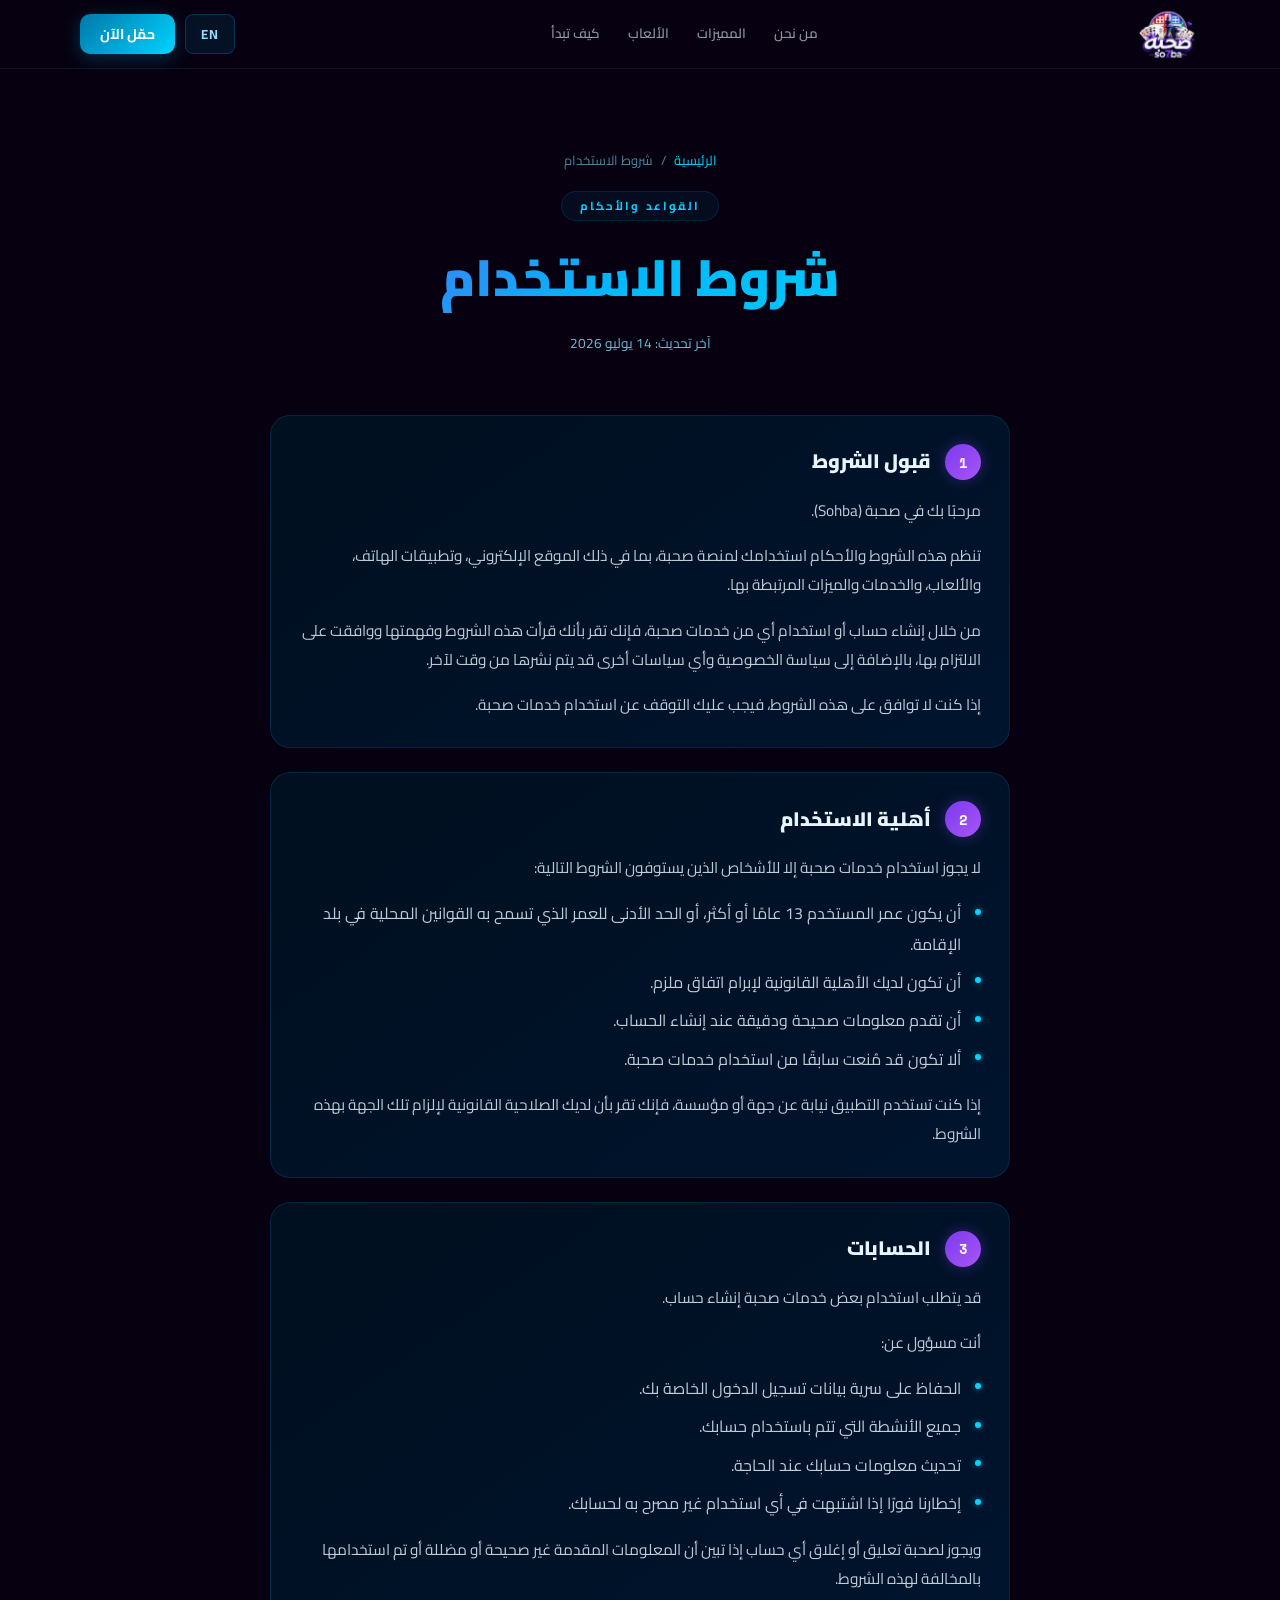
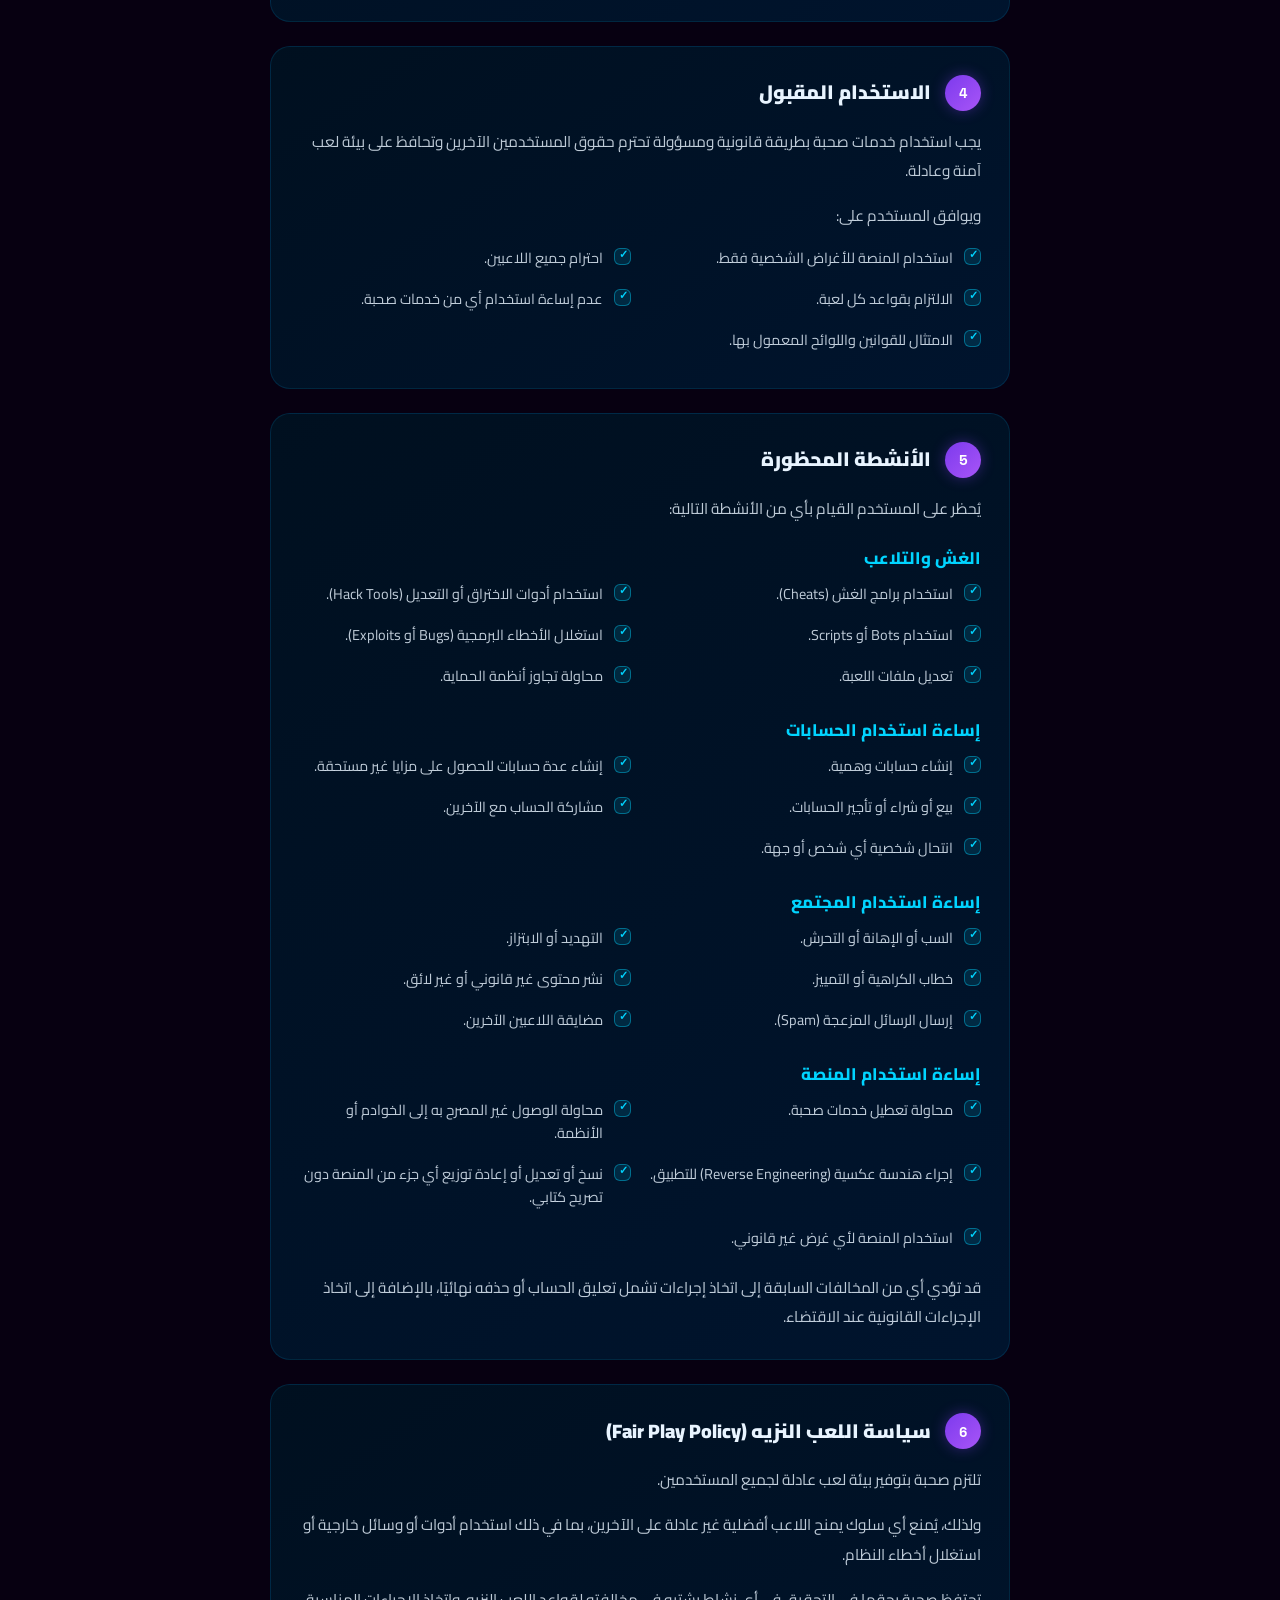
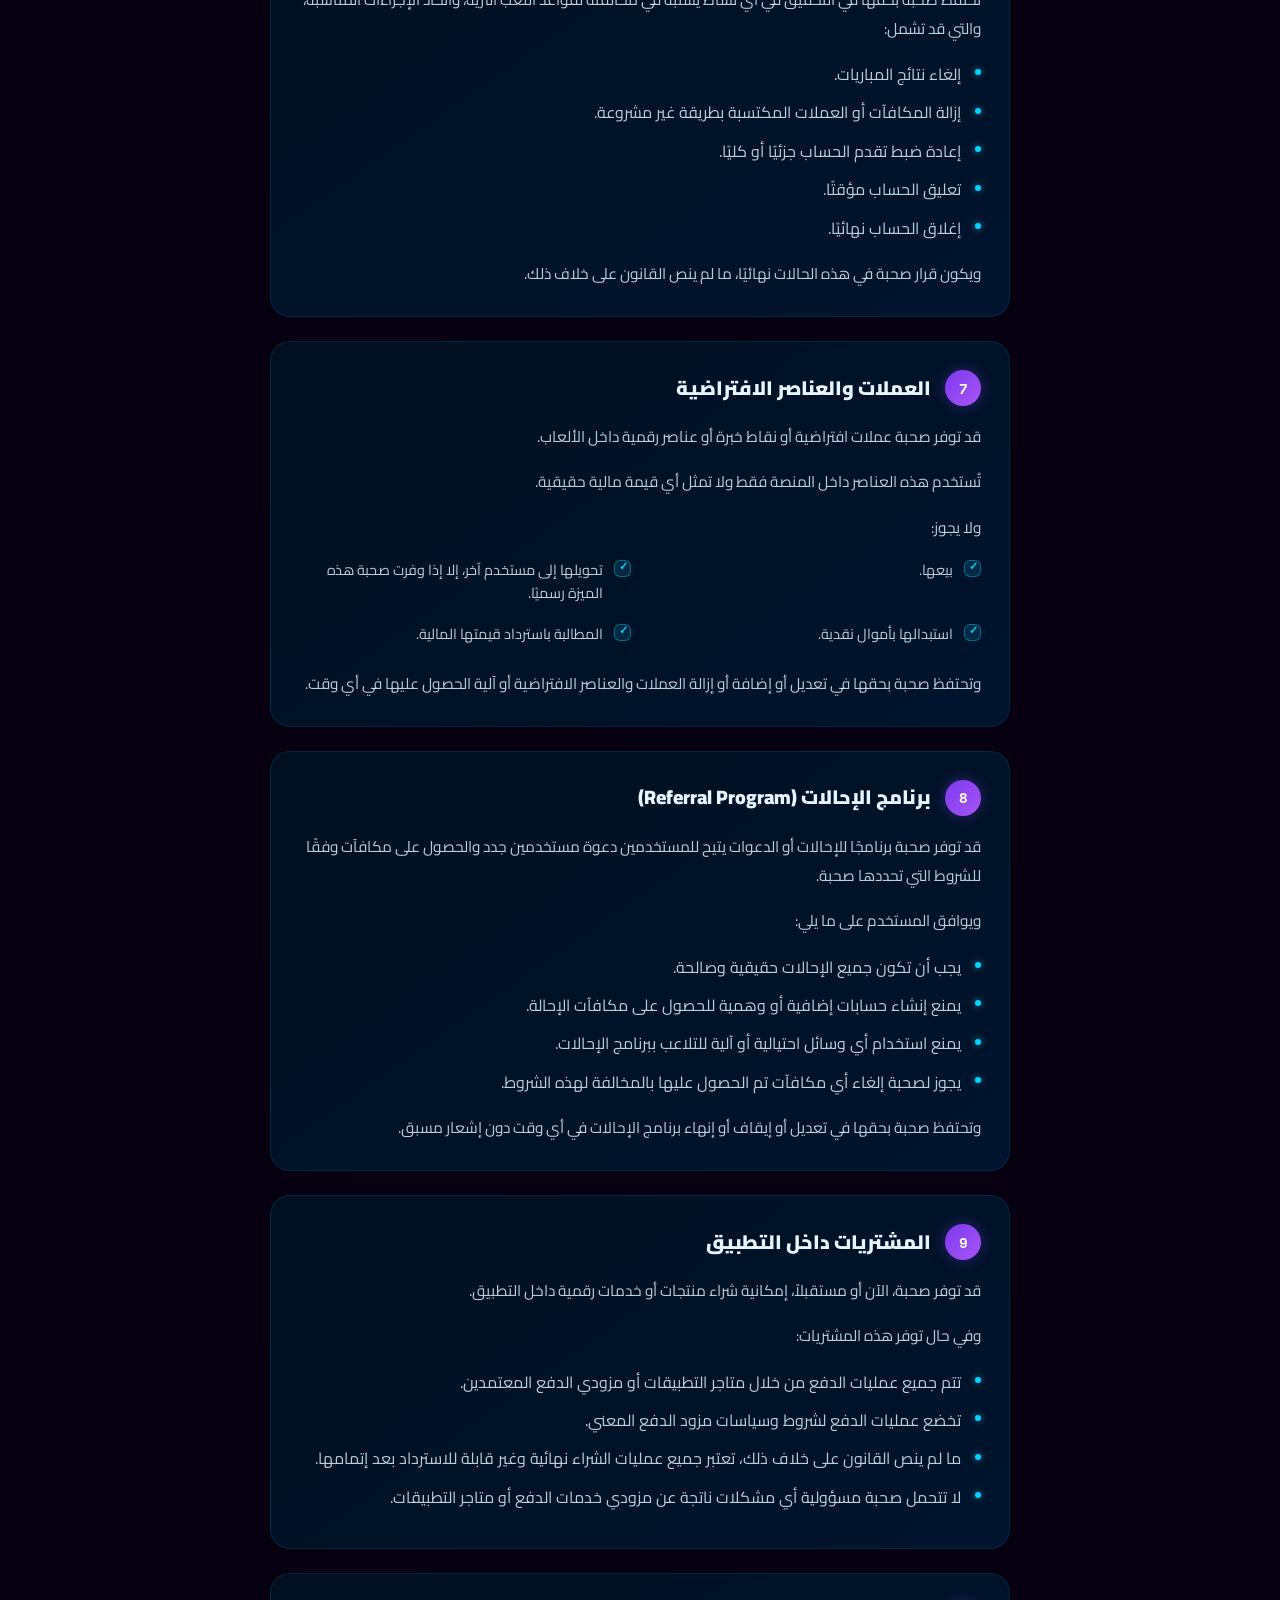
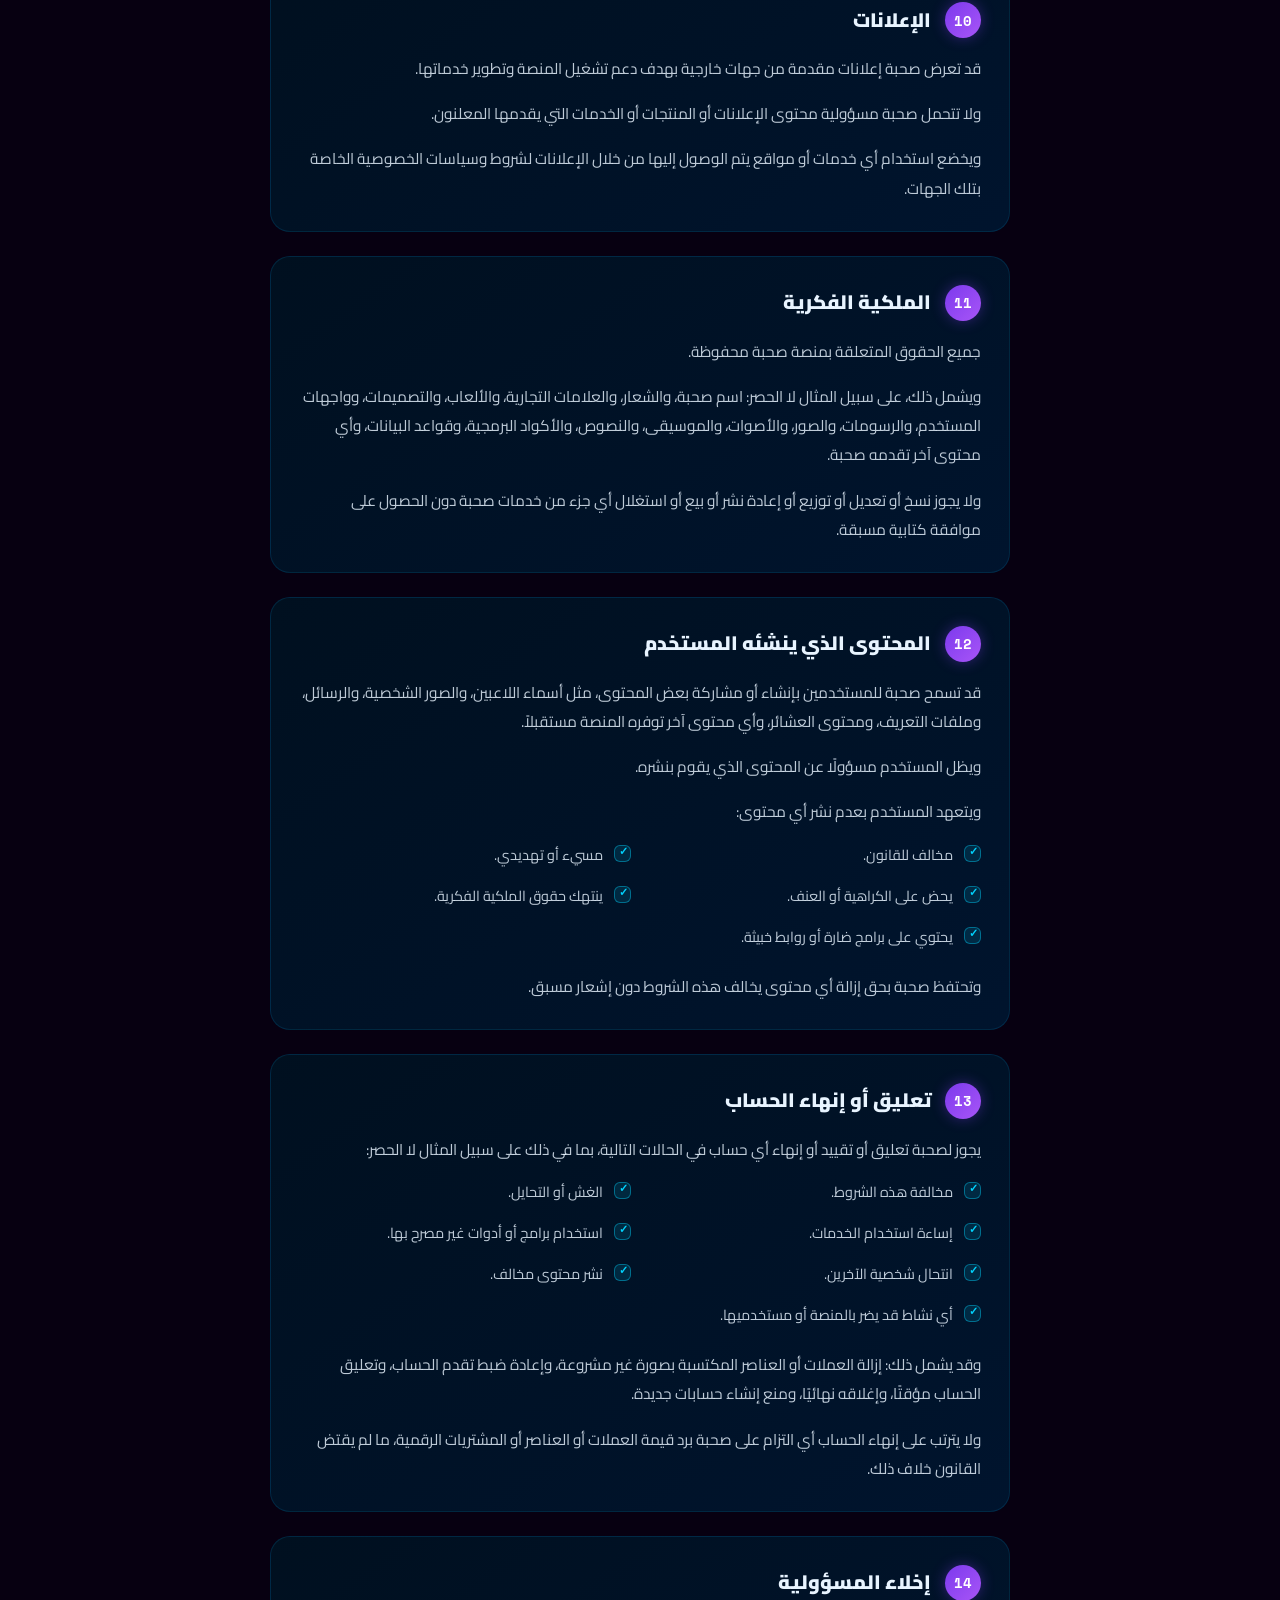
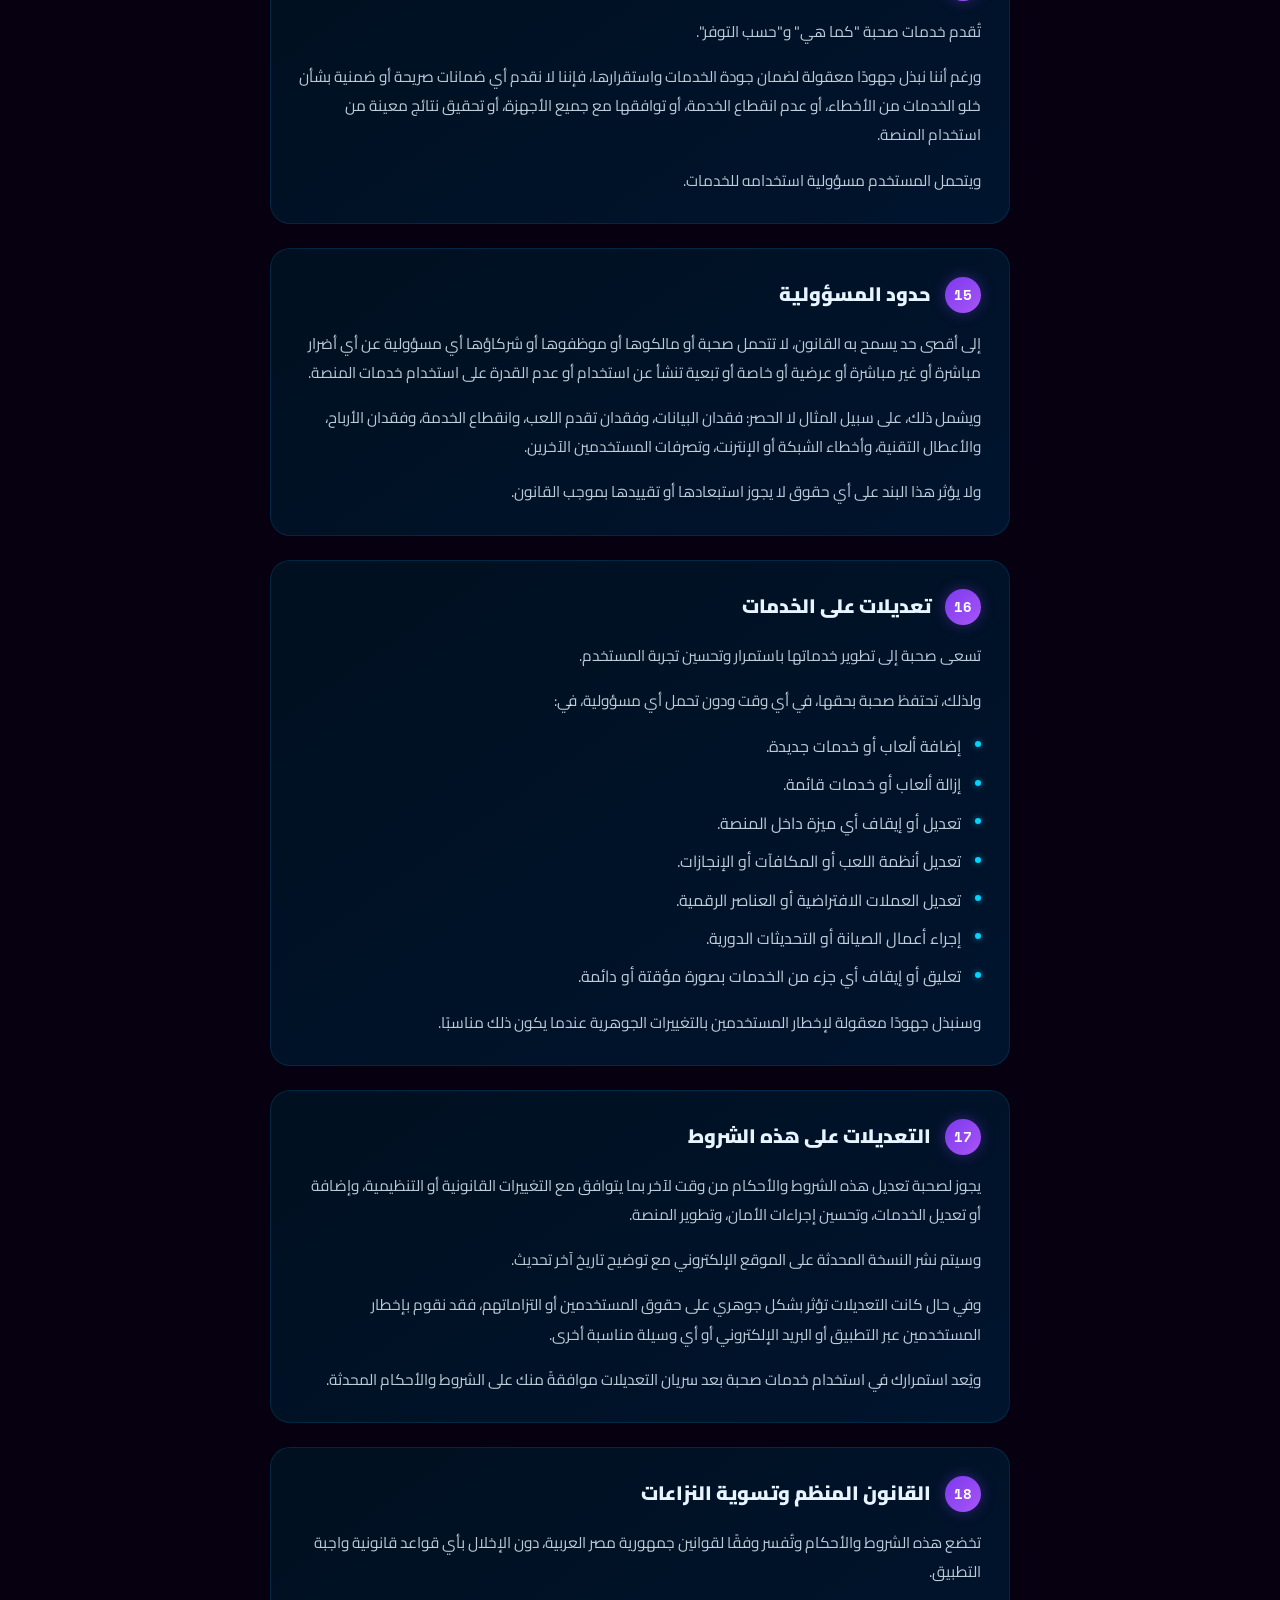
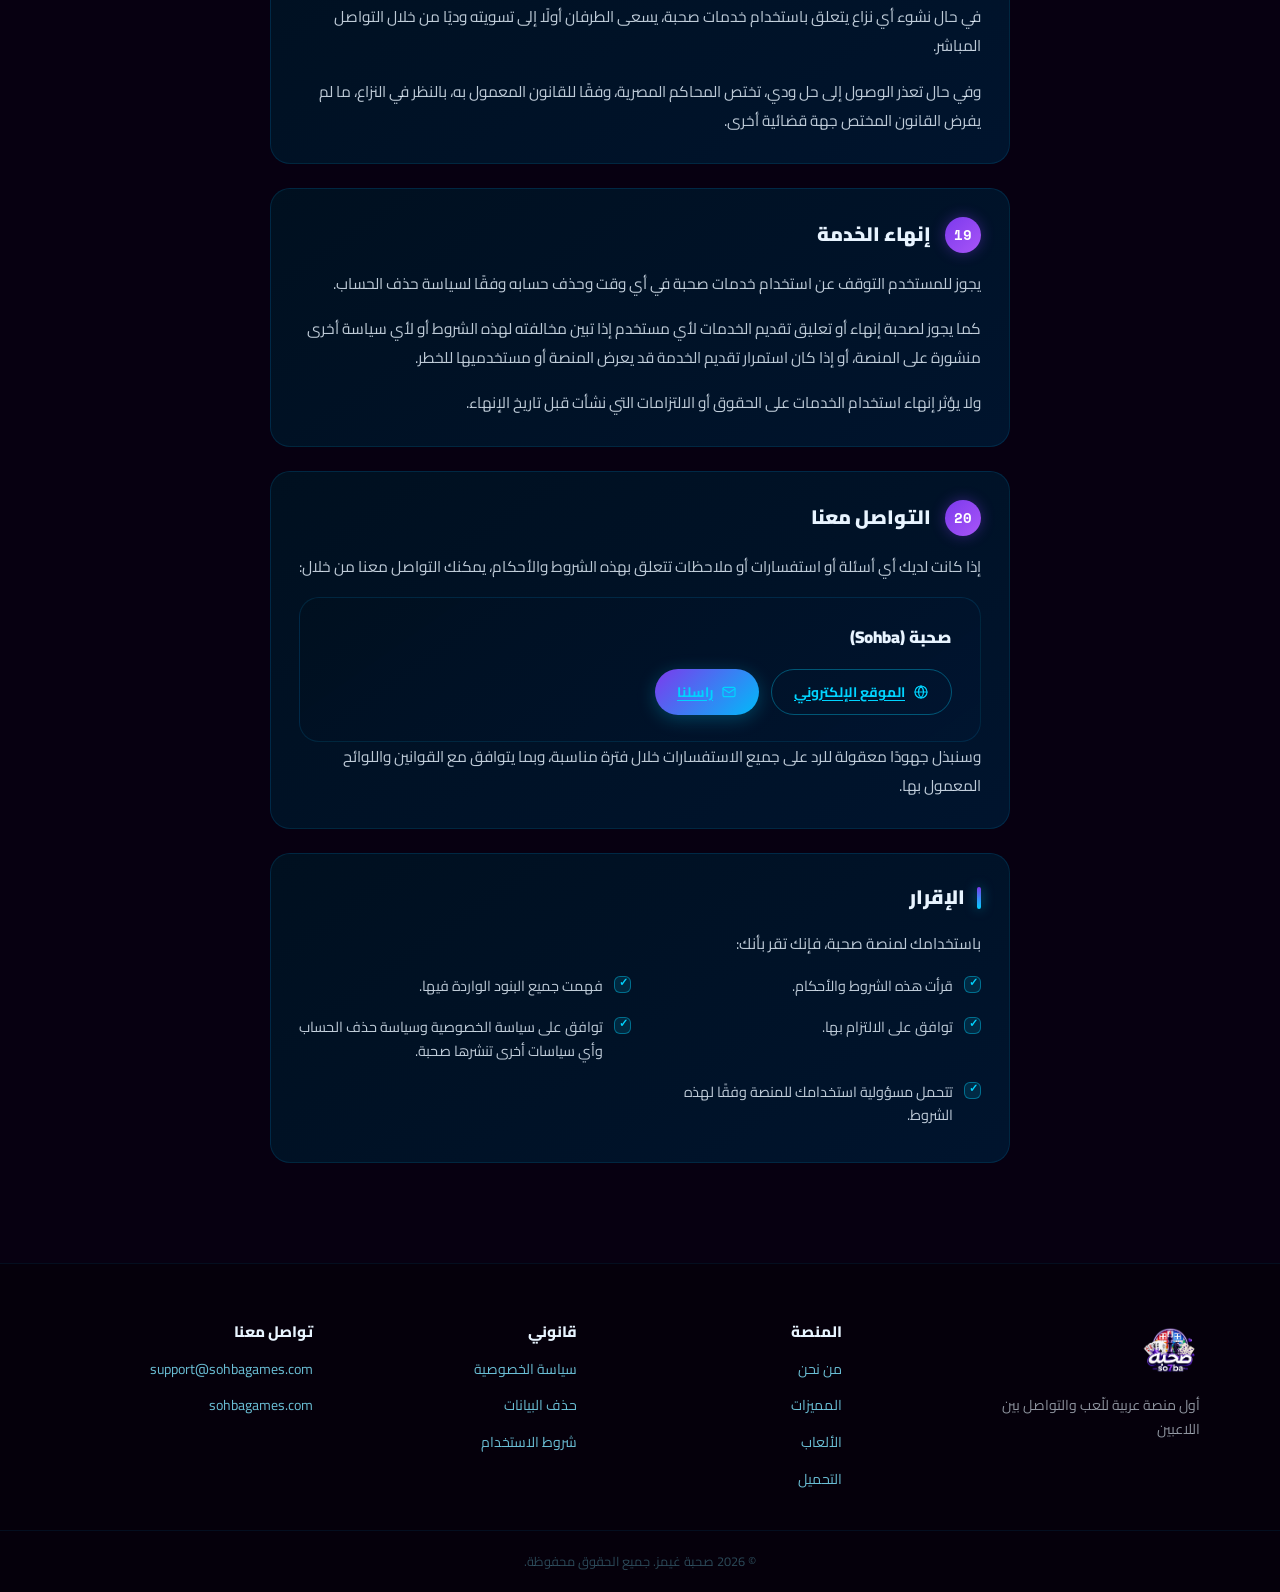
<file: terms-of-service.html>
<!doctype html>
<html lang="ar" dir="rtl">
  <head>
    <meta charset="utf-8" />
    <meta name="viewport" content="width=device-width, initial-scale=1.0" />
    <meta name="theme-color" content="#070011" />
    <title>شروط الاستخدام | صحبة غيمز | Sohba Games Terms of Service</title>
    <meta
      name="description"
      content="شروط الاستخدام الخاصة بمنصة صحبة غيمز: القواعد والأحكام التي تحكم استخدامك للتطبيق والخدمات."
    />
    <meta name="robots" content="index, follow" />
    <meta name="author" content="Sohba Games" />
    <link rel="canonical" href="https://sohbagames.com/terms-of-service.html" />

    <!-- Open Graph -->
    <meta property="og:type" content="website" />
    <meta property="og:site_name" content="Sohba Games | صحبة غيمز" />
    <meta property="og:title" content="شروط الاستخدام | صحبة غيمز" />
    <meta
      property="og:description"
      content="شروط الاستخدام الخاصة بمنصة صحبة غيمز: القواعد والأحكام التي تحكم استخدامك للتطبيق والخدمات."
    />
    <meta property="og:url" content="https://sohbagames.com/terms-of-service.html" />
    <meta property="og:locale" content="ar_AR" />
    <meta property="og:locale:alternate" content="en_US" />

    <link rel="icon" href="assets/img/so7ba logo.png" type="image/png" />

    <link rel="preconnect" href="https://fonts.googleapis.com" />
    <link rel="preconnect" href="https://fonts.gstatic.com" crossorigin />
    <link
      href="https://fonts.googleapis.com/css2?family=Cairo:wght@400;600;700;900&family=Syne:wght@700;800&family=Space+Grotesk:wght@400;500;600;700&family=Space+Mono:wght@700&display=swap"
      rel="stylesheet"
    />

    <link rel="stylesheet" href="assets/css/style.css" />
  </head>
  <body>
    <!-- ═══ HEADER ═══ -->
    <header>
      <nav class="sb-nav" aria-label="التنقل الرئيسي">
        <div class="sb-nav-inner">
          <a href="index.html" class="sb-logo" dir="ltr">
            <img
              class="sb-logo-img"
              src="assets/img/so7ba logo.png"
              alt="صحبة غيمز | Sohba Games"
              width="120"
              height="120"
            />
            <span class="sb-logo-text sr-only" id="logoText">صحبة غيمز</span>
          </a>

          <div class="sb-nav-links" id="navLinks">
            <a href="index.html#about-section" id="navAboutLink">من نحن</a>
            <a href="index.html#benefits-section" id="navBenefitsLink"
              >المميزات</a
            >
            <a href="index.html#games-section" id="navGamesLink">الألعاب</a>
            <a href="index.html#how-section" id="navHowLink">كيف تبدأ</a>
          </div>

          <div class="sb-nav-actions">
            <button
              class="sb-lang-btn"
              id="langToggleBtn"
              aria-label="Switch language"
            >
              EN
            </button>
            <a href="index.html#download" class="sb-download-btn" id="navDownload"
              >حمّل الآن</a
            >
          </div>
        </div>
      </nav>
    </header>

    <main>
      <!-- ═══ PAGE HERO ═══ -->
      <section class="sb-legal-hero">
        <div class="sb-breadcrumb">
          <a href="index.html" id="breadcrumbHome">الرئيسية</a>
          <span>/</span>
          <span data-ar="شروط الاستخدام" data-en="Terms of Service"
            >شروط الاستخدام</span
          >
        </div>
        <div class="sb-eyebrow" data-ar="القواعد والأحكام" data-en="Rules &amp; Conditions">
          القواعد والأحكام
        </div>
        <h1 class="sb-gradient-title" data-ar="شروط الاستخدام" data-en="Terms of Service">
          شروط الاستخدام
        </h1>
        <div
          class="sb-legal-updated"
          data-ar="آخر تحديث: 14 يوليو 2026"
          data-en="Last updated: July 14, 2026"
        >
          آخر تحديث: 14 يوليو 2026
        </div>
      </section>

      <!-- ═══ CONTENT ═══ -->
      <section class="sb-legal-content">
        <article class="sb-legal-body" id="legalBody">
          <div
            id="legalContentBlock"
            data-ar-html="<div class='sb-legal-card'><h2><span class='sb-legal-num-badge'>1</span>قبول الشروط</h2><div class='sb-legal-card-body'><p>مرحبًا بك في صحبة (Sohba).</p><p>تنظم هذه الشروط والأحكام استخدامك لمنصة صحبة، بما في ذلك الموقع الإلكتروني، وتطبيقات الهاتف، والألعاب، والخدمات والميزات المرتبطة بها.</p><p>من خلال إنشاء حساب أو استخدام أي من خدمات صحبة، فإنك تقر بأنك قرأت هذه الشروط وفهمتها ووافقت على الالتزام بها، بالإضافة إلى سياسة الخصوصية وأي سياسات أخرى قد يتم نشرها من وقت لآخر.</p><p>إذا كنت لا توافق على هذه الشروط، فيجب عليك التوقف عن استخدام خدمات صحبة.</p></div></div><div class='sb-legal-card'><h2><span class='sb-legal-num-badge'>2</span>أهلية الاستخدام</h2><div class='sb-legal-card-body'><p>لا يجوز استخدام خدمات صحبة إلا للأشخاص الذين يستوفون الشروط التالية:</p><ul><li>أن يكون عمر المستخدم 13 عامًا أو أكثر، أو الحد الأدنى للعمر الذي تسمح به القوانين المحلية في بلد الإقامة.</li><li>أن تكون لديك الأهلية القانونية لإبرام اتفاق ملزم.</li><li>أن تقدم معلومات صحيحة ودقيقة عند إنشاء الحساب.</li><li>ألا تكون قد مُنعت سابقًا من استخدام خدمات صحبة.</li></ul><p>إذا كنت تستخدم التطبيق نيابة عن جهة أو مؤسسة، فإنك تقر بأن لديك الصلاحية القانونية لإلزام تلك الجهة بهذه الشروط.</p></div></div><div class='sb-legal-card'><h2><span class='sb-legal-num-badge'>3</span>الحسابات</h2><div class='sb-legal-card-body'><p>قد يتطلب استخدام بعض خدمات صحبة إنشاء حساب.</p><p>أنت مسؤول عن:</p><ul><li>الحفاظ على سرية بيانات تسجيل الدخول الخاصة بك.</li><li>جميع الأنشطة التي تتم باستخدام حسابك.</li><li>تحديث معلومات حسابك عند الحاجة.</li><li>إخطارنا فورًا إذا اشتبهت في أي استخدام غير مصرح به لحسابك.</li></ul><p>ويجوز لصحبة تعليق أو إغلاق أي حساب إذا تبين أن المعلومات المقدمة غير صحيحة أو مضللة أو تم استخدامها بالمخالفة لهذه الشروط.</p></div></div><div class='sb-legal-card'><h2><span class='sb-legal-num-badge'>4</span>الاستخدام المقبول</h2><div class='sb-legal-card-body'><p>يجب استخدام خدمات صحبة بطريقة قانونية ومسؤولة تحترم حقوق المستخدمين الآخرين وتحافظ على بيئة لعب آمنة وعادلة.</p><p>ويوافق المستخدم على:</p><ul class='sb-legal-check-grid'><li>استخدام المنصة للأغراض الشخصية فقط.</li><li>احترام جميع اللاعبين.</li><li>الالتزام بقواعد كل لعبة.</li><li>عدم إساءة استخدام أي من خدمات صحبة.</li><li>الامتثال للقوانين واللوائح المعمول بها.</li></ul></div></div><div class='sb-legal-card'><h2><span class='sb-legal-num-badge'>5</span>الأنشطة المحظورة</h2><div class='sb-legal-card-body'><p>يُحظر على المستخدم القيام بأي من الأنشطة التالية:</p><h3>الغش والتلاعب</h3><ul class='sb-legal-check-grid'><li>استخدام برامج الغش (Cheats).</li><li>استخدام أدوات الاختراق أو التعديل (Hack Tools).</li><li>استخدام Bots أو Scripts.</li><li>استغلال الأخطاء البرمجية (Bugs أو Exploits).</li><li>تعديل ملفات اللعبة.</li><li>محاولة تجاوز أنظمة الحماية.</li></ul><h3>إساءة استخدام الحسابات</h3><ul class='sb-legal-check-grid'><li>إنشاء حسابات وهمية.</li><li>إنشاء عدة حسابات للحصول على مزايا غير مستحقة.</li><li>بيع أو شراء أو تأجير الحسابات.</li><li>مشاركة الحساب مع الآخرين.</li><li>انتحال شخصية أي شخص أو جهة.</li></ul><h3>إساءة استخدام المجتمع</h3><ul class='sb-legal-check-grid'><li>السب أو الإهانة أو التحرش.</li><li>التهديد أو الابتزاز.</li><li>خطاب الكراهية أو التمييز.</li><li>نشر محتوى غير قانوني أو غير لائق.</li><li>إرسال الرسائل المزعجة (Spam).</li><li>مضايقة اللاعبين الآخرين.</li></ul><h3>إساءة استخدام المنصة</h3><ul class='sb-legal-check-grid'><li>محاولة تعطيل خدمات صحبة.</li><li>محاولة الوصول غير المصرح به إلى الخوادم أو الأنظمة.</li><li>إجراء هندسة عكسية (Reverse Engineering) للتطبيق.</li><li>نسخ أو تعديل أو إعادة توزيع أي جزء من المنصة دون تصريح كتابي.</li><li>استخدام المنصة لأي غرض غير قانوني.</li></ul><p>قد تؤدي أي من المخالفات السابقة إلى اتخاذ إجراءات تشمل تعليق الحساب أو حذفه نهائيًا، بالإضافة إلى اتخاذ الإجراءات القانونية عند الاقتضاء.</p></div></div><div class='sb-legal-card'><h2><span class='sb-legal-num-badge'>6</span>سياسة اللعب النزيه (Fair Play Policy)</h2><div class='sb-legal-card-body'><p>تلتزم صحبة بتوفير بيئة لعب عادلة لجميع المستخدمين.</p><p>ولذلك، يُمنع أي سلوك يمنح اللاعب أفضلية غير عادلة على الآخرين، بما في ذلك استخدام أدوات أو وسائل خارجية أو استغلال أخطاء النظام.</p><p>تحتفظ صحبة بحقها في التحقيق في أي نشاط يشتبه في مخالفته لقواعد اللعب النزيه، واتخاذ الإجراءات المناسبة، والتي قد تشمل:</p><ul><li>إلغاء نتائج المباريات.</li><li>إزالة المكافآت أو العملات المكتسبة بطريقة غير مشروعة.</li><li>إعادة ضبط تقدم الحساب جزئيًا أو كليًا.</li><li>تعليق الحساب مؤقتًا.</li><li>إغلاق الحساب نهائيًا.</li></ul><p>ويكون قرار صحبة في هذه الحالات نهائيًا، ما لم ينص القانون على خلاف ذلك.</p></div></div><div class='sb-legal-card'><h2><span class='sb-legal-num-badge'>7</span>العملات والعناصر الافتراضية</h2><div class='sb-legal-card-body'><p>قد توفر صحبة عملات افتراضية أو نقاط خبرة أو عناصر رقمية داخل الألعاب.</p><p>تُستخدم هذه العناصر داخل المنصة فقط ولا تمثل أي قيمة مالية حقيقية.</p><p>ولا يجوز:</p><ul class='sb-legal-check-grid'><li>بيعها.</li><li>تحويلها إلى مستخدم آخر، إلا إذا وفرت صحبة هذه الميزة رسميًا.</li><li>استبدالها بأموال نقدية.</li><li>المطالبة باسترداد قيمتها المالية.</li></ul><p>وتحتفظ صحبة بحقها في تعديل أو إضافة أو إزالة العملات والعناصر الافتراضية أو آلية الحصول عليها في أي وقت.</p></div></div><div class='sb-legal-card'><h2><span class='sb-legal-num-badge'>8</span>برنامج الإحالات (Referral Program)</h2><div class='sb-legal-card-body'><p>قد توفر صحبة برنامجًا للإحالات أو الدعوات يتيح للمستخدمين دعوة مستخدمين جدد والحصول على مكافآت وفقًا للشروط التي تحددها صحبة.</p><p>ويوافق المستخدم على ما يلي:</p><ul><li>يجب أن تكون جميع الإحالات حقيقية وصالحة.</li><li>يمنع إنشاء حسابات إضافية أو وهمية للحصول على مكافآت الإحالة.</li><li>يمنع استخدام أي وسائل احتيالية أو آلية للتلاعب ببرنامج الإحالات.</li><li>يجوز لصحبة إلغاء أي مكافآت تم الحصول عليها بالمخالفة لهذه الشروط.</li></ul><p>وتحتفظ صحبة بحقها في تعديل أو إيقاف أو إنهاء برنامج الإحالات في أي وقت دون إشعار مسبق.</p></div></div><div class='sb-legal-card'><h2><span class='sb-legal-num-badge'>9</span>المشتريات داخل التطبيق</h2><div class='sb-legal-card-body'><p>قد توفر صحبة، الآن أو مستقبلاً، إمكانية شراء منتجات أو خدمات رقمية داخل التطبيق.</p><p>وفي حال توفر هذه المشتريات:</p><ul><li>تتم جميع عمليات الدفع من خلال متاجر التطبيقات أو مزودي الدفع المعتمدين.</li><li>تخضع عمليات الدفع لشروط وسياسات مزود الدفع المعني.</li><li>ما لم ينص القانون على خلاف ذلك، تعتبر جميع عمليات الشراء نهائية وغير قابلة للاسترداد بعد إتمامها.</li><li>لا تتحمل صحبة مسؤولية أي مشكلات ناتجة عن مزودي خدمات الدفع أو متاجر التطبيقات.</li></ul></div></div><div class='sb-legal-card'><h2><span class='sb-legal-num-badge'>10</span>الإعلانات</h2><div class='sb-legal-card-body'><p>قد تعرض صحبة إعلانات مقدمة من جهات خارجية بهدف دعم تشغيل المنصة وتطوير خدماتها.</p><p>ولا تتحمل صحبة مسؤولية محتوى الإعلانات أو المنتجات أو الخدمات التي يقدمها المعلنون.</p><p>ويخضع استخدام أي خدمات أو مواقع يتم الوصول إليها من خلال الإعلانات لشروط وسياسات الخصوصية الخاصة بتلك الجهات.</p></div></div><div class='sb-legal-card'><h2><span class='sb-legal-num-badge'>11</span>الملكية الفكرية</h2><div class='sb-legal-card-body'><p>جميع الحقوق المتعلقة بمنصة صحبة محفوظة.</p><p>ويشمل ذلك، على سبيل المثال لا الحصر: اسم صحبة، والشعار، والعلامات التجارية، والألعاب، والتصميمات، وواجهات المستخدم، والرسومات، والصور، والأصوات، والموسيقى، والنصوص، والأكواد البرمجية، وقواعد البيانات، وأي محتوى آخر تقدمه صحبة.</p><p>ولا يجوز نسخ أو تعديل أو توزيع أو إعادة نشر أو بيع أو استغلال أي جزء من خدمات صحبة دون الحصول على موافقة كتابية مسبقة.</p></div></div><div class='sb-legal-card'><h2><span class='sb-legal-num-badge'>12</span>المحتوى الذي ينشئه المستخدم</h2><div class='sb-legal-card-body'><p>قد تسمح صحبة للمستخدمين بإنشاء أو مشاركة بعض المحتوى، مثل أسماء اللاعبين، والصور الشخصية، والرسائل، وملفات التعريف، ومحتوى العشائر، وأي محتوى آخر توفره المنصة مستقبلاً.</p><p>ويظل المستخدم مسؤولًا عن المحتوى الذي يقوم بنشره.</p><p>ويتعهد المستخدم بعدم نشر أي محتوى:</p><ul class='sb-legal-check-grid'><li>مخالف للقانون.</li><li>مسيء أو تهديدي.</li><li>يحض على الكراهية أو العنف.</li><li>ينتهك حقوق الملكية الفكرية.</li><li>يحتوي على برامج ضارة أو روابط خبيثة.</li></ul><p>وتحتفظ صحبة بحق إزالة أي محتوى يخالف هذه الشروط دون إشعار مسبق.</p></div></div><div class='sb-legal-card'><h2><span class='sb-legal-num-badge'>13</span>تعليق أو إنهاء الحساب</h2><div class='sb-legal-card-body'><p>يجوز لصحبة تعليق أو تقييد أو إنهاء أي حساب في الحالات التالية، بما في ذلك على سبيل المثال لا الحصر:</p><ul class='sb-legal-check-grid'><li>مخالفة هذه الشروط.</li><li>الغش أو التحايل.</li><li>إساءة استخدام الخدمات.</li><li>استخدام برامج أو أدوات غير مصرح بها.</li><li>انتحال شخصية الآخرين.</li><li>نشر محتوى مخالف.</li><li>أي نشاط قد يضر بالمنصة أو مستخدميها.</li></ul><p>وقد يشمل ذلك: إزالة العملات أو العناصر المكتسبة بصورة غير مشروعة، وإعادة ضبط تقدم الحساب، وتعليق الحساب مؤقتًا، وإغلاقه نهائيًا، ومنع إنشاء حسابات جديدة.</p><p>ولا يترتب على إنهاء الحساب أي التزام على صحبة برد قيمة العملات أو العناصر أو المشتريات الرقمية، ما لم يقتض القانون خلاف ذلك.</p></div></div><div class='sb-legal-card'><h2><span class='sb-legal-num-badge'>14</span>إخلاء المسؤولية</h2><div class='sb-legal-card-body'><p>تُقدم خدمات صحبة &quot;كما هي&quot; و&quot;حسب التوفر&quot;.</p><p>ورغم أننا نبذل جهودًا معقولة لضمان جودة الخدمات واستقرارها، فإننا لا نقدم أي ضمانات صريحة أو ضمنية بشأن خلو الخدمات من الأخطاء، أو عدم انقطاع الخدمة، أو توافقها مع جميع الأجهزة، أو تحقيق نتائج معينة من استخدام المنصة.</p><p>ويتحمل المستخدم مسؤولية استخدامه للخدمات.</p></div></div><div class='sb-legal-card'><h2><span class='sb-legal-num-badge'>15</span>حدود المسؤولية</h2><div class='sb-legal-card-body'><p>إلى أقصى حد يسمح به القانون، لا تتحمل صحبة أو مالكوها أو موظفوها أو شركاؤها أي مسؤولية عن أي أضرار مباشرة أو غير مباشرة أو عرضية أو خاصة أو تبعية تنشأ عن استخدام أو عدم القدرة على استخدام خدمات المنصة.</p><p>ويشمل ذلك، على سبيل المثال لا الحصر: فقدان البيانات، وفقدان تقدم اللعب، وانقطاع الخدمة، وفقدان الأرباح، والأعطال التقنية، وأخطاء الشبكة أو الإنترنت، وتصرفات المستخدمين الآخرين.</p><p>ولا يؤثر هذا البند على أي حقوق لا يجوز استبعادها أو تقييدها بموجب القانون.</p></div></div><div class='sb-legal-card'><h2><span class='sb-legal-num-badge'>16</span>تعديلات على الخدمات</h2><div class='sb-legal-card-body'><p>تسعى صحبة إلى تطوير خدماتها باستمرار وتحسين تجربة المستخدم.</p><p>ولذلك، تحتفظ صحبة بحقها، في أي وقت ودون تحمل أي مسؤولية، في:</p><ul><li>إضافة ألعاب أو خدمات جديدة.</li><li>إزالة ألعاب أو خدمات قائمة.</li><li>تعديل أو إيقاف أي ميزة داخل المنصة.</li><li>تعديل أنظمة اللعب أو المكافآت أو الإنجازات.</li><li>تعديل العملات الافتراضية أو العناصر الرقمية.</li><li>إجراء أعمال الصيانة أو التحديثات الدورية.</li><li>تعليق أو إيقاف أي جزء من الخدمات بصورة مؤقتة أو دائمة.</li></ul><p>وسنبذل جهودًا معقولة لإخطار المستخدمين بالتغييرات الجوهرية عندما يكون ذلك مناسبًا.</p></div></div><div class='sb-legal-card'><h2><span class='sb-legal-num-badge'>17</span>التعديلات على هذه الشروط</h2><div class='sb-legal-card-body'><p>يجوز لصحبة تعديل هذه الشروط والأحكام من وقت لآخر بما يتوافق مع التغييرات القانونية أو التنظيمية، وإضافة أو تعديل الخدمات، وتحسين إجراءات الأمان، وتطوير المنصة.</p><p>وسيتم نشر النسخة المحدثة على الموقع الإلكتروني مع توضيح تاريخ آخر تحديث.</p><p>وفي حال كانت التعديلات تؤثر بشكل جوهري على حقوق المستخدمين أو التزاماتهم، فقد نقوم بإخطار المستخدمين عبر التطبيق أو البريد الإلكتروني أو أي وسيلة مناسبة أخرى.</p><p>ويُعد استمرارك في استخدام خدمات صحبة بعد سريان التعديلات موافقةً منك على الشروط والأحكام المحدثة.</p></div></div><div class='sb-legal-card'><h2><span class='sb-legal-num-badge'>18</span>القانون المنظم وتسوية النزاعات</h2><div class='sb-legal-card-body'><p>تخضع هذه الشروط والأحكام وتُفسر وفقًا لقوانين جمهورية مصر العربية، دون الإخلال بأي قواعد قانونية واجبة التطبيق.</p><p>في حال نشوء أي نزاع يتعلق باستخدام خدمات صحبة، يسعى الطرفان أولًا إلى تسويته وديًا من خلال التواصل المباشر.</p><p>وفي حال تعذر الوصول إلى حل ودي، تختص المحاكم المصرية، وفقًا للقانون المعمول به، بالنظر في النزاع، ما لم يفرض القانون المختص جهة قضائية أخرى.</p></div></div><div class='sb-legal-card'><h2><span class='sb-legal-num-badge'>19</span>إنهاء الخدمة</h2><div class='sb-legal-card-body'><p>يجوز للمستخدم التوقف عن استخدام خدمات صحبة في أي وقت وحذف حسابه وفقًا لسياسة حذف الحساب.</p><p>كما يجوز لصحبة إنهاء أو تعليق تقديم الخدمات لأي مستخدم إذا تبين مخالفته لهذه الشروط أو لأي سياسة أخرى منشورة على المنصة، أو إذا كان استمرار تقديم الخدمة قد يعرض المنصة أو مستخدميها للخطر.</p><p>ولا يؤثر إنهاء استخدام الخدمات على الحقوق أو الالتزامات التي نشأت قبل تاريخ الإنهاء.</p></div></div><div class='sb-legal-card'><h2><span class='sb-legal-num-badge'>20</span>التواصل معنا</h2><div class='sb-legal-card-body'><p>إذا كانت لديك أي أسئلة أو استفسارات أو ملاحظات تتعلق بهذه الشروط والأحكام، يمكنك التواصل معنا من خلال:</p><div class='sb-legal-contact-card'><div class='sb-legal-contact-brand'>صحبة (Sohba)</div><div class='sb-legal-contact-actions'><a href='https://sohbagames.com' target='_blank' rel='noopener' class='sb-legal-contact-btn'><svg width='16' height='16' viewBox='0 0 24 24' fill='none' stroke='currentColor' stroke-width='1.8' stroke-linecap='round' stroke-linejoin='round'><circle cx='12' cy='12' r='9'></circle><line x1='3' y1='12' x2='21' y2='12'></line><path d='M12 3c2.5 2.7 3.8 6 3.8 9s-1.3 6.3-3.8 9c-2.5-2.7-3.8-6-3.8-9s1.3-6.3 3.8-9z'></path></svg>الموقع الإلكتروني</a><a href='mailto:support@sohbagames.com' class='sb-legal-contact-btn sb-legal-contact-btn--solid'><svg width='16' height='16' viewBox='0 0 24 24' fill='none' stroke='currentColor' stroke-width='1.8' stroke-linecap='round' stroke-linejoin='round'><rect x='3' y='5' width='18' height='14' rx='2'></rect><path d='M3 7l9 6 9-6'></path></svg>راسلنا</a></div></div><p>وسنبذل جهودًا معقولة للرد على جميع الاستفسارات خلال فترة مناسبة، وبما يتوافق مع القوانين واللوائح المعمول بها.</p></div></div><div class='sb-legal-card'><h2>الإقرار</h2><div class='sb-legal-card-body'><p>باستخدامك لمنصة صحبة، فإنك تقر بأنك:</p><ul class='sb-legal-check-grid'><li>قرأت هذه الشروط والأحكام.</li><li>فهمت جميع البنود الواردة فيها.</li><li>توافق على الالتزام بها.</li><li>توافق على سياسة الخصوصية وسياسة حذف الحساب وأي سياسات أخرى تنشرها صحبة.</li><li>تتحمل مسؤولية استخدامك للمنصة وفقًا لهذه الشروط.</li></ul></div></div>"
            data-en-html="<div class='sb-legal-card'><h2><span class='sb-legal-num-badge'>1</span>Acceptance of these Terms</h2><div class='sb-legal-card-body'><p>Welcome to Sohba.</p><p>These Terms of Service govern your access to and use of the Sohba platform, including our website, mobile applications, games, and any related services or features.</p><p>By creating an account or using any Sohba Service, you acknowledge that you have read, understood, and agreed to be bound by these Terms, our Privacy Policy, and any additional policies that may be published from time to time.</p><p>If you do not agree to these Terms, you must discontinue using our Services immediately.</p></div></div><div class='sb-legal-card'><h2><span class='sb-legal-num-badge'>2</span>Eligibility</h2><div class='sb-legal-card-body'><p>You may use Sohba only if you meet the following requirements:</p><ul><li>You are at least 13 years of age, or the minimum legal age required in your country of residence.</li><li>You have the legal capacity to enter into a binding agreement.</li><li>You provide accurate and complete information when creating your account.</li><li>You have not previously been suspended or permanently banned from Sohba.</li></ul><p>If you access the Services on behalf of an organization or other legal entity, you represent that you have the authority to bind that entity to these Terms.</p></div></div><div class='sb-legal-card'><h2><span class='sb-legal-num-badge'>3</span>User Accounts</h2><div class='sb-legal-card-body'><p>Certain features of Sohba require the creation of an account.</p><p>You are responsible for:</p><ul><li>Maintaining the confidentiality of your account credentials.</li><li>All activities conducted through your account.</li><li>Keeping your account information accurate and up to date.</li><li>Immediately notifying Sohba of any unauthorized access or suspected security breach involving your account.</li></ul><p>Sohba reserves the right to suspend or terminate any account that contains false, misleading, or fraudulent information.</p></div></div><div class='sb-legal-card'><h2><span class='sb-legal-num-badge'>4</span>Acceptable Use</h2><div class='sb-legal-card-body'><p>You agree to use Sohba in a lawful, responsible, and respectful manner.</p><p>By using our Services, you agree to:</p><ul class='sb-legal-check-grid'><li>Use the platform for personal and lawful purposes only.</li><li>Respect other users.</li><li>Follow the rules of each game.</li><li>Refrain from abusing any Sohba Service.</li><li>Comply with all applicable laws and regulations.</li></ul></div></div><div class='sb-legal-card'><h2><span class='sb-legal-num-badge'>5</span>Prohibited Activities</h2><div class='sb-legal-card-body'><p>You may not engage in any activity that violates these Terms, including but not limited to the following.</p><h3>Cheating and Exploitation</h3><ul class='sb-legal-check-grid'><li>Using cheats or hacks.</li><li>Using bots, scripts, automation tools, or unauthorized software.</li><li>Exploiting bugs or unintended game mechanics.</li><li>Modifying game files.</li><li>Attempting to bypass security systems.</li></ul><h3>Account Misuse</h3><ul class='sb-legal-check-grid'><li>Creating fake accounts.</li><li>Creating multiple accounts to gain unfair advantages.</li><li>Selling, purchasing, renting, or transferring accounts.</li><li>Sharing accounts with other users.</li><li>Impersonating another individual or organization.</li></ul><h3>Community Abuse</h3><ul class='sb-legal-check-grid'><li>Harassment.</li><li>Threats.</li><li>Hate speech.</li><li>Discrimination.</li><li>Offensive or illegal content.</li><li>Spam.</li><li>Abusive or disruptive behavior.</li></ul><h3>Platform Abuse</h3><ul class='sb-legal-check-grid'><li>Attempting unauthorized access to Sohba systems.</li><li>Interfering with platform operations.</li><li>Reverse engineering the application.</li><li>Copying, modifying, distributing, or exploiting any part of Sohba without written permission.</li><li>Using Sohba for unlawful purposes.</li></ul><p>Violations of these Terms may result in warnings, suspension, permanent account termination, removal of rewards, or legal action where appropriate.</p></div></div><div class='sb-legal-card'><h2><span class='sb-legal-num-badge'>6</span>Fair Play Policy</h2><div class='sb-legal-card-body'><p>Sohba is committed to providing a fair and enjoyable gaming environment for all players.</p><p>Users must not engage in any activity that provides an unfair competitive advantage.</p><p>If Sohba determines that a player has violated our Fair Play Policy, we may take actions including:</p><ul><li>Canceling match results.</li><li>Removing improperly obtained rewards.</li><li>Removing virtual currency.</li><li>Resetting account progress.</li><li>Temporarily suspending the account.</li><li>Permanently terminating the account.</li></ul><p>Our decisions regarding Fair Play enforcement will be made in good faith and in accordance with these Terms.</p></div></div><div class='sb-legal-card'><h2><span class='sb-legal-num-badge'>7</span>Virtual Currency and Digital Items</h2><div class='sb-legal-card-body'><p>Sohba may provide virtual currencies, experience points, digital items, or other in-game content.</p><p>These virtual assets:</p><ul class='sb-legal-check-grid'><li>Have no monetary value.</li><li>Are licensed, not owned.</li><li>Cannot be exchanged for real-world money.</li><li>Cannot be transferred unless expressly permitted by Sohba.</li></ul><p>Sohba reserves the right to modify, remove, rebalance, or discontinue any virtual currency or digital item at any time.</p></div></div><div class='sb-legal-card'><h2><span class='sb-legal-num-badge'>8</span>Referral Program</h2><div class='sb-legal-card-body'><p>Sohba may offer a referral or invitation program that allows users to invite new players and earn rewards in accordance with the rules established by Sohba.</p><p>By participating in the Referral Program, you agree that:</p><ul><li>All referrals must be genuine and represent real users.</li><li>Creating multiple accounts to obtain referral rewards is strictly prohibited.</li><li>Any fraudulent, automated, or deceptive activity intended to manipulate the Referral Program is prohibited.</li><li>Sohba reserves the right to revoke any rewards obtained through violations of these Terms.</li></ul><p>Sohba may modify, suspend, or terminate the Referral Program at any time without prior notice.</p></div></div><div class='sb-legal-card'><h2><span class='sb-legal-num-badge'>9</span>In-App Purchases</h2><div class='sb-legal-card-body'><p>Sohba may offer digital products or services for purchase within the application now or in the future.</p><p>Where available:</p><ul><li>All purchases are processed through authorized app stores or payment providers.</li><li>Payments are subject to the terms and policies of the applicable payment provider.</li><li>Unless otherwise required by applicable law, all purchases are final and non-refundable.</li><li>Sohba is not responsible for payment processing issues caused by third-party payment providers or app stores.</li></ul></div></div><div class='sb-legal-card'><h2><span class='sb-legal-num-badge'>10</span>Advertising</h2><div class='sb-legal-card-body'><p>Sohba may display advertisements provided by third-party advertising partners to support the operation and continued development of the platform.</p><p>Sohba does not endorse or guarantee any products or services advertised through the platform.</p><p>Any interaction with third-party advertisements or external websites is solely between you and the respective third party and is subject to their own terms and privacy policies.</p></div></div><div class='sb-legal-card'><h2><span class='sb-legal-num-badge'>11</span>Intellectual Property</h2><div class='sb-legal-card-body'><p>All intellectual property rights relating to Sohba are owned by or licensed to Sohba.</p><p>This includes, but is not limited to: the Sohba name, logos, trademarks, games, software, user interface designs, graphics, images, audio, music, text, source code, databases, and all other content made available through the platform.</p><p>Except where expressly permitted by law or with prior written permission from Sohba, you may not copy, reproduce, modify, distribute, publish, sell, or otherwise exploit any part of the Services.</p></div></div><div class='sb-legal-card'><h2><span class='sb-legal-num-badge'>12</span>User-Generated Content</h2><div class='sb-legal-card-body'><p>Sohba may allow users to create or share content, including display names, profile pictures, messages, user profiles, clan content, and other content that may become available in future features.</p><p>You remain solely responsible for any content you submit or publish through the Services.</p><p>You agree not to submit content that:</p><ul class='sb-legal-check-grid'><li>Violates any applicable law.</li><li>Is abusive, threatening, or defamatory.</li><li>Promotes hatred, violence, or discrimination.</li><li>Infringes intellectual property rights.</li><li>Contains malicious software or harmful links.</li></ul><p>Sohba reserves the right to remove any content that violates these Terms without prior notice.</p></div></div><div class='sb-legal-card'><h2><span class='sb-legal-num-badge'>13</span>Suspension and Termination</h2><div class='sb-legal-card-body'><p>Sohba may suspend, restrict, or permanently terminate your account if we reasonably believe that you have violated these Terms or engaged in activities that may harm the platform or its users, including but not limited to:</p><ul class='sb-legal-check-grid'><li>Cheating.</li><li>Fraud.</li><li>Unauthorized software usage.</li><li>Account abuse.</li><li>Impersonation.</li><li>Distribution of prohibited content.</li><li>Any activity that compromises the security or integrity of the Services.</li></ul><p>Sohba may also remove improperly obtained rewards, remove virtual currencies or digital items, reset account progress, temporarily suspend access, or permanently terminate accounts.</p><p>Termination of an account does not entitle the user to compensation or reimbursement for virtual items, virtual currency, or digital purchases unless required by applicable law.</p></div></div><div class='sb-legal-card'><h2><span class='sb-legal-num-badge'>14</span>Disclaimer</h2><div class='sb-legal-card-body'><p>The Sohba Services are provided on an &quot;as is&quot; and &quot;as available&quot; basis.</p><p>While we strive to maintain reliable and high-quality Services, Sohba makes no warranties or representations regarding continuous availability, error-free operation, compatibility with every device, or achievement of any specific results through the use of our Services.</p><p>Your use of Sohba is entirely at your own risk.</p></div></div><div class='sb-legal-card'><h2><span class='sb-legal-num-badge'>15</span>Limitation of Liability</h2><div class='sb-legal-card-body'><p>To the fullest extent permitted by applicable law, Sohba, its owners, employees, affiliates, partners, and licensors shall not be liable for any direct, indirect, incidental, consequential, special, or punitive damages arising out of or related to your use of, or inability to use, the Services.</p><p>This includes, without limitation: loss of data, loss of gameplay progress, service interruptions, loss of profits, technical failures, internet or network issues, and actions or conduct of other users.</p><p>Nothing in these Terms shall exclude or limit liability where such exclusion or limitation is prohibited by applicable law.</p></div></div><div class='sb-legal-card'><h2><span class='sb-legal-num-badge'>16</span>Changes to the Services</h2><div class='sb-legal-card-body'><p>Sohba is continuously evolving to improve the gaming experience and expand the features available to our users.</p><p>Accordingly, Sohba reserves the right, at any time and without liability, to:</p><ul><li>Introduce new games, features, or services.</li><li>Modify or discontinue existing games or features.</li><li>Update gameplay mechanics, reward systems, or progression systems.</li><li>Modify virtual currencies, digital items, or in-game economies.</li><li>Perform maintenance, updates, or technical improvements.</li><li>Temporarily suspend or permanently discontinue any part of the Services.</li></ul><p>Where appropriate, we will make reasonable efforts to notify users of significant changes before they become effective.</p></div></div><div class='sb-legal-card'><h2><span class='sb-legal-num-badge'>17</span>Changes to these Terms</h2><div class='sb-legal-card-body'><p>Sohba may revise these Terms of Service from time to time to reflect changes in our Services, applicable laws, business practices, or security requirements.</p><p>Whenever these Terms are updated, the revised version will be published on our official website together with the updated &quot;Last Updated&quot; date.</p><p>Where required by law or where the changes materially affect your rights or obligations, Sohba may also notify you through the application, email, or other appropriate communication channels.</p><p>Your continued use of the Services after the revised Terms become effective constitutes your acceptance of the updated Terms.</p></div></div><div class='sb-legal-card'><h2><span class='sb-legal-num-badge'>18</span>Governing Law and Dispute Resolution</h2><div class='sb-legal-card-body'><p>These Terms of Service shall be governed by and interpreted in accordance with the laws of the Arab Republic of Egypt, without regard to its conflict of law principles.</p><p>If a dispute arises between you and Sohba regarding the Services, both parties agree to make reasonable efforts to resolve the matter through good-faith negotiations before initiating legal proceedings.</p><p>If a dispute cannot be resolved amicably, it shall be submitted to the competent courts of the Arab Republic of Egypt, unless otherwise required by applicable law.</p></div></div><div class='sb-legal-card'><h2><span class='sb-legal-num-badge'>19</span>Termination</h2><div class='sb-legal-card-body'><p>You may stop using the Sohba Services and request deletion of your account at any time in accordance with our Account &amp; Personal Data Deletion Policy.</p><p>Sohba may suspend or terminate your access to the Services immediately if we reasonably determine that you have violated these Terms, any applicable policy, or engaged in conduct that threatens the security, integrity, or operation of the platform.</p><p>Termination of your account does not affect any rights or obligations that arose before the date of termination.</p></div></div><div class='sb-legal-card'><h2><span class='sb-legal-num-badge'>20</span>Contact Us</h2><div class='sb-legal-card-body'><p>If you have any questions, requests, or concerns regarding these Terms of Service, please contact us.</p><div class='sb-legal-contact-card'><div class='sb-legal-contact-brand'>Sohba</div><div class='sb-legal-contact-actions'><a href='https://sohbagames.com' target='_blank' rel='noopener' class='sb-legal-contact-btn'><svg width='16' height='16' viewBox='0 0 24 24' fill='none' stroke='currentColor' stroke-width='1.8' stroke-linecap='round' stroke-linejoin='round'><circle cx='12' cy='12' r='9'></circle><line x1='3' y1='12' x2='21' y2='12'></line><path d='M12 3c2.5 2.7 3.8 6 3.8 9s-1.3 6.3-3.8 9c-2.5-2.7-3.8-6-3.8-9s1.3-6.3 3.8-9z'></path></svg>Website</a><a href='mailto:support@sohbagames.com' class='sb-legal-contact-btn sb-legal-contact-btn--solid'><svg width='16' height='16' viewBox='0 0 24 24' fill='none' stroke='currentColor' stroke-width='1.8' stroke-linecap='round' stroke-linejoin='round'><rect x='3' y='5' width='18' height='14' rx='2'></rect><path d='M3 7l9 6 9-6'></path></svg>Email Us</a></div></div><p>We will make reasonable efforts to respond to your inquiries within an appropriate timeframe and in accordance with applicable laws.</p></div></div><div class='sb-legal-card'><h2>Acknowledgment</h2><div class='sb-legal-card-body'><p>By accessing or using Sohba, you acknowledge that:</p><ul class='sb-legal-check-grid'><li>You have read and understood these Terms of Service.</li><li>You agree to be legally bound by these Terms.</li><li>You agree to comply with our Privacy Policy, Account &amp; Personal Data Deletion Policy, and any other policies published by Sohba.</li><li>You are responsible for your use of the Sohba platform and your compliance with these Terms.</li></ul></div></div>"
          >
        <div class='sb-legal-card'>
          <h2><span class='sb-legal-num-badge'>1</span>قبول الشروط</h2>
          <div class='sb-legal-card-body'>
            <p>مرحبًا بك في صحبة (Sohba).</p>
            <p>تنظم هذه الشروط والأحكام استخدامك لمنصة صحبة، بما في ذلك الموقع الإلكتروني، وتطبيقات الهاتف، والألعاب، والخدمات والميزات المرتبطة بها.</p>
            <p>من خلال إنشاء حساب أو استخدام أي من خدمات صحبة، فإنك تقر بأنك قرأت هذه الشروط وفهمتها ووافقت على الالتزام بها، بالإضافة إلى سياسة الخصوصية وأي سياسات أخرى قد يتم نشرها من وقت لآخر.</p>
            <p>إذا كنت لا توافق على هذه الشروط، فيجب عليك التوقف عن استخدام خدمات صحبة.</p>
          </div>
        </div>

        <div class='sb-legal-card'>
          <h2><span class='sb-legal-num-badge'>2</span>أهلية الاستخدام</h2>
          <div class='sb-legal-card-body'>
            <p>لا يجوز استخدام خدمات صحبة إلا للأشخاص الذين يستوفون الشروط التالية:</p>
            <ul>
              <li>أن يكون عمر المستخدم 13 عامًا أو أكثر، أو الحد الأدنى للعمر الذي تسمح به القوانين المحلية في بلد الإقامة.</li>
              <li>أن تكون لديك الأهلية القانونية لإبرام اتفاق ملزم.</li>
              <li>أن تقدم معلومات صحيحة ودقيقة عند إنشاء الحساب.</li>
              <li>ألا تكون قد مُنعت سابقًا من استخدام خدمات صحبة.</li>
            </ul>
            <p>إذا كنت تستخدم التطبيق نيابة عن جهة أو مؤسسة، فإنك تقر بأن لديك الصلاحية القانونية لإلزام تلك الجهة بهذه الشروط.</p>
          </div>
        </div>

        <div class='sb-legal-card'>
          <h2><span class='sb-legal-num-badge'>3</span>الحسابات</h2>
          <div class='sb-legal-card-body'>
            <p>قد يتطلب استخدام بعض خدمات صحبة إنشاء حساب.</p>
            <p>أنت مسؤول عن:</p>
            <ul>
              <li>الحفاظ على سرية بيانات تسجيل الدخول الخاصة بك.</li>
              <li>جميع الأنشطة التي تتم باستخدام حسابك.</li>
              <li>تحديث معلومات حسابك عند الحاجة.</li>
              <li>إخطارنا فورًا إذا اشتبهت في أي استخدام غير مصرح به لحسابك.</li>
            </ul>
            <p>ويجوز لصحبة تعليق أو إغلاق أي حساب إذا تبين أن المعلومات المقدمة غير صحيحة أو مضللة أو تم استخدامها بالمخالفة لهذه الشروط.</p>
          </div>
        </div>

        <div class='sb-legal-card'>
          <h2><span class='sb-legal-num-badge'>4</span>الاستخدام المقبول</h2>
          <div class='sb-legal-card-body'>
            <p>يجب استخدام خدمات صحبة بطريقة قانونية ومسؤولة تحترم حقوق المستخدمين الآخرين وتحافظ على بيئة لعب آمنة وعادلة.</p>
            <p>ويوافق المستخدم على:</p>
            <ul class='sb-legal-check-grid'>
              <li>استخدام المنصة للأغراض الشخصية فقط.</li>
              <li>احترام جميع اللاعبين.</li>
              <li>الالتزام بقواعد كل لعبة.</li>
              <li>عدم إساءة استخدام أي من خدمات صحبة.</li>
              <li>الامتثال للقوانين واللوائح المعمول بها.</li>
            </ul>
          </div>
        </div>

        <div class='sb-legal-card'>
          <h2><span class='sb-legal-num-badge'>5</span>الأنشطة المحظورة</h2>
          <div class='sb-legal-card-body'>
            <p>يُحظر على المستخدم القيام بأي من الأنشطة التالية:</p>
            <h3>الغش والتلاعب</h3>
            <ul class='sb-legal-check-grid'>
              <li>استخدام برامج الغش (Cheats).</li>
              <li>استخدام أدوات الاختراق أو التعديل (Hack Tools).</li>
              <li>استخدام Bots أو Scripts.</li>
              <li>استغلال الأخطاء البرمجية (Bugs أو Exploits).</li>
              <li>تعديل ملفات اللعبة.</li>
              <li>محاولة تجاوز أنظمة الحماية.</li>
            </ul>
            <h3>إساءة استخدام الحسابات</h3>
            <ul class='sb-legal-check-grid'>
              <li>إنشاء حسابات وهمية.</li>
              <li>إنشاء عدة حسابات للحصول على مزايا غير مستحقة.</li>
              <li>بيع أو شراء أو تأجير الحسابات.</li>
              <li>مشاركة الحساب مع الآخرين.</li>
              <li>انتحال شخصية أي شخص أو جهة.</li>
            </ul>
            <h3>إساءة استخدام المجتمع</h3>
            <ul class='sb-legal-check-grid'>
              <li>السب أو الإهانة أو التحرش.</li>
              <li>التهديد أو الابتزاز.</li>
              <li>خطاب الكراهية أو التمييز.</li>
              <li>نشر محتوى غير قانوني أو غير لائق.</li>
              <li>إرسال الرسائل المزعجة (Spam).</li>
              <li>مضايقة اللاعبين الآخرين.</li>
            </ul>
            <h3>إساءة استخدام المنصة</h3>
            <ul class='sb-legal-check-grid'>
              <li>محاولة تعطيل خدمات صحبة.</li>
              <li>محاولة الوصول غير المصرح به إلى الخوادم أو الأنظمة.</li>
              <li>إجراء هندسة عكسية (Reverse Engineering) للتطبيق.</li>
              <li>نسخ أو تعديل أو إعادة توزيع أي جزء من المنصة دون تصريح كتابي.</li>
              <li>استخدام المنصة لأي غرض غير قانوني.</li>
            </ul>
            <p>قد تؤدي أي من المخالفات السابقة إلى اتخاذ إجراءات تشمل تعليق الحساب أو حذفه نهائيًا، بالإضافة إلى اتخاذ الإجراءات القانونية عند الاقتضاء.</p>
          </div>
        </div>

        <div class='sb-legal-card'>
          <h2><span class='sb-legal-num-badge'>6</span>سياسة اللعب النزيه (Fair Play Policy)</h2>
          <div class='sb-legal-card-body'>
            <p>تلتزم صحبة بتوفير بيئة لعب عادلة لجميع المستخدمين.</p>
            <p>ولذلك، يُمنع أي سلوك يمنح اللاعب أفضلية غير عادلة على الآخرين، بما في ذلك استخدام أدوات أو وسائل خارجية أو استغلال أخطاء النظام.</p>
            <p>تحتفظ صحبة بحقها في التحقيق في أي نشاط يشتبه في مخالفته لقواعد اللعب النزيه، واتخاذ الإجراءات المناسبة، والتي قد تشمل:</p>
            <ul>
              <li>إلغاء نتائج المباريات.</li>
              <li>إزالة المكافآت أو العملات المكتسبة بطريقة غير مشروعة.</li>
              <li>إعادة ضبط تقدم الحساب جزئيًا أو كليًا.</li>
              <li>تعليق الحساب مؤقتًا.</li>
              <li>إغلاق الحساب نهائيًا.</li>
            </ul>
            <p>ويكون قرار صحبة في هذه الحالات نهائيًا، ما لم ينص القانون على خلاف ذلك.</p>
          </div>
        </div>

        <div class='sb-legal-card'>
          <h2><span class='sb-legal-num-badge'>7</span>العملات والعناصر الافتراضية</h2>
          <div class='sb-legal-card-body'>
            <p>قد توفر صحبة عملات افتراضية أو نقاط خبرة أو عناصر رقمية داخل الألعاب.</p>
            <p>تُستخدم هذه العناصر داخل المنصة فقط ولا تمثل أي قيمة مالية حقيقية.</p>
            <p>ولا يجوز:</p>
            <ul class='sb-legal-check-grid'>
              <li>بيعها.</li>
              <li>تحويلها إلى مستخدم آخر، إلا إذا وفرت صحبة هذه الميزة رسميًا.</li>
              <li>استبدالها بأموال نقدية.</li>
              <li>المطالبة باسترداد قيمتها المالية.</li>
            </ul>
            <p>وتحتفظ صحبة بحقها في تعديل أو إضافة أو إزالة العملات والعناصر الافتراضية أو آلية الحصول عليها في أي وقت.</p>
          </div>
        </div>

        <div class='sb-legal-card'>
          <h2><span class='sb-legal-num-badge'>8</span>برنامج الإحالات (Referral Program)</h2>
          <div class='sb-legal-card-body'>
            <p>قد توفر صحبة برنامجًا للإحالات أو الدعوات يتيح للمستخدمين دعوة مستخدمين جدد والحصول على مكافآت وفقًا للشروط التي تحددها صحبة.</p>
            <p>ويوافق المستخدم على ما يلي:</p>
            <ul>
              <li>يجب أن تكون جميع الإحالات حقيقية وصالحة.</li>
              <li>يمنع إنشاء حسابات إضافية أو وهمية للحصول على مكافآت الإحالة.</li>
              <li>يمنع استخدام أي وسائل احتيالية أو آلية للتلاعب ببرنامج الإحالات.</li>
              <li>يجوز لصحبة إلغاء أي مكافآت تم الحصول عليها بالمخالفة لهذه الشروط.</li>
            </ul>
            <p>وتحتفظ صحبة بحقها في تعديل أو إيقاف أو إنهاء برنامج الإحالات في أي وقت دون إشعار مسبق.</p>
          </div>
        </div>

        <div class='sb-legal-card'>
          <h2><span class='sb-legal-num-badge'>9</span>المشتريات داخل التطبيق</h2>
          <div class='sb-legal-card-body'>
            <p>قد توفر صحبة، الآن أو مستقبلاً، إمكانية شراء منتجات أو خدمات رقمية داخل التطبيق.</p>
            <p>وفي حال توفر هذه المشتريات:</p>
            <ul>
              <li>تتم جميع عمليات الدفع من خلال متاجر التطبيقات أو مزودي الدفع المعتمدين.</li>
              <li>تخضع عمليات الدفع لشروط وسياسات مزود الدفع المعني.</li>
              <li>ما لم ينص القانون على خلاف ذلك، تعتبر جميع عمليات الشراء نهائية وغير قابلة للاسترداد بعد إتمامها.</li>
              <li>لا تتحمل صحبة مسؤولية أي مشكلات ناتجة عن مزودي خدمات الدفع أو متاجر التطبيقات.</li>
            </ul>
          </div>
        </div>

        <div class='sb-legal-card'>
          <h2><span class='sb-legal-num-badge'>10</span>الإعلانات</h2>
          <div class='sb-legal-card-body'>
            <p>قد تعرض صحبة إعلانات مقدمة من جهات خارجية بهدف دعم تشغيل المنصة وتطوير خدماتها.</p>
            <p>ولا تتحمل صحبة مسؤولية محتوى الإعلانات أو المنتجات أو الخدمات التي يقدمها المعلنون.</p>
            <p>ويخضع استخدام أي خدمات أو مواقع يتم الوصول إليها من خلال الإعلانات لشروط وسياسات الخصوصية الخاصة بتلك الجهات.</p>
          </div>
        </div>

        <div class='sb-legal-card'>
          <h2><span class='sb-legal-num-badge'>11</span>الملكية الفكرية</h2>
          <div class='sb-legal-card-body'>
            <p>جميع الحقوق المتعلقة بمنصة صحبة محفوظة.</p>
            <p>ويشمل ذلك، على سبيل المثال لا الحصر: اسم صحبة، والشعار، والعلامات التجارية، والألعاب، والتصميمات، وواجهات المستخدم، والرسومات، والصور، والأصوات، والموسيقى، والنصوص، والأكواد البرمجية، وقواعد البيانات، وأي محتوى آخر تقدمه صحبة.</p>
            <p>ولا يجوز نسخ أو تعديل أو توزيع أو إعادة نشر أو بيع أو استغلال أي جزء من خدمات صحبة دون الحصول على موافقة كتابية مسبقة.</p>
          </div>
        </div>

        <div class='sb-legal-card'>
          <h2><span class='sb-legal-num-badge'>12</span>المحتوى الذي ينشئه المستخدم</h2>
          <div class='sb-legal-card-body'>
            <p>قد تسمح صحبة للمستخدمين بإنشاء أو مشاركة بعض المحتوى، مثل أسماء اللاعبين، والصور الشخصية، والرسائل، وملفات التعريف، ومحتوى العشائر، وأي محتوى آخر توفره المنصة مستقبلاً.</p>
            <p>ويظل المستخدم مسؤولًا عن المحتوى الذي يقوم بنشره.</p>
            <p>ويتعهد المستخدم بعدم نشر أي محتوى:</p>
            <ul class='sb-legal-check-grid'>
              <li>مخالف للقانون.</li>
              <li>مسيء أو تهديدي.</li>
              <li>يحض على الكراهية أو العنف.</li>
              <li>ينتهك حقوق الملكية الفكرية.</li>
              <li>يحتوي على برامج ضارة أو روابط خبيثة.</li>
            </ul>
            <p>وتحتفظ صحبة بحق إزالة أي محتوى يخالف هذه الشروط دون إشعار مسبق.</p>
          </div>
        </div>

        <div class='sb-legal-card'>
          <h2><span class='sb-legal-num-badge'>13</span>تعليق أو إنهاء الحساب</h2>
          <div class='sb-legal-card-body'>
            <p>يجوز لصحبة تعليق أو تقييد أو إنهاء أي حساب في الحالات التالية، بما في ذلك على سبيل المثال لا الحصر:</p>
            <ul class='sb-legal-check-grid'>
              <li>مخالفة هذه الشروط.</li>
              <li>الغش أو التحايل.</li>
              <li>إساءة استخدام الخدمات.</li>
              <li>استخدام برامج أو أدوات غير مصرح بها.</li>
              <li>انتحال شخصية الآخرين.</li>
              <li>نشر محتوى مخالف.</li>
              <li>أي نشاط قد يضر بالمنصة أو مستخدميها.</li>
            </ul>
            <p>وقد يشمل ذلك: إزالة العملات أو العناصر المكتسبة بصورة غير مشروعة، وإعادة ضبط تقدم الحساب، وتعليق الحساب مؤقتًا، وإغلاقه نهائيًا، ومنع إنشاء حسابات جديدة.</p>
            <p>ولا يترتب على إنهاء الحساب أي التزام على صحبة برد قيمة العملات أو العناصر أو المشتريات الرقمية، ما لم يقتض القانون خلاف ذلك.</p>
          </div>
        </div>

        <div class='sb-legal-card'>
          <h2><span class='sb-legal-num-badge'>14</span>إخلاء المسؤولية</h2>
          <div class='sb-legal-card-body'>
            <p>تُقدم خدمات صحبة "كما هي" و"حسب التوفر".</p>
            <p>ورغم أننا نبذل جهودًا معقولة لضمان جودة الخدمات واستقرارها، فإننا لا نقدم أي ضمانات صريحة أو ضمنية بشأن خلو الخدمات من الأخطاء، أو عدم انقطاع الخدمة، أو توافقها مع جميع الأجهزة، أو تحقيق نتائج معينة من استخدام المنصة.</p>
            <p>ويتحمل المستخدم مسؤولية استخدامه للخدمات.</p>
          </div>
        </div>

        <div class='sb-legal-card'>
          <h2><span class='sb-legal-num-badge'>15</span>حدود المسؤولية</h2>
          <div class='sb-legal-card-body'>
            <p>إلى أقصى حد يسمح به القانون، لا تتحمل صحبة أو مالكوها أو موظفوها أو شركاؤها أي مسؤولية عن أي أضرار مباشرة أو غير مباشرة أو عرضية أو خاصة أو تبعية تنشأ عن استخدام أو عدم القدرة على استخدام خدمات المنصة.</p>
            <p>ويشمل ذلك، على سبيل المثال لا الحصر: فقدان البيانات، وفقدان تقدم اللعب، وانقطاع الخدمة، وفقدان الأرباح، والأعطال التقنية، وأخطاء الشبكة أو الإنترنت، وتصرفات المستخدمين الآخرين.</p>
            <p>ولا يؤثر هذا البند على أي حقوق لا يجوز استبعادها أو تقييدها بموجب القانون.</p>
          </div>
        </div>

        <div class='sb-legal-card'>
          <h2><span class='sb-legal-num-badge'>16</span>تعديلات على الخدمات</h2>
          <div class='sb-legal-card-body'>
            <p>تسعى صحبة إلى تطوير خدماتها باستمرار وتحسين تجربة المستخدم.</p>
            <p>ولذلك، تحتفظ صحبة بحقها، في أي وقت ودون تحمل أي مسؤولية، في:</p>
            <ul>
              <li>إضافة ألعاب أو خدمات جديدة.</li>
              <li>إزالة ألعاب أو خدمات قائمة.</li>
              <li>تعديل أو إيقاف أي ميزة داخل المنصة.</li>
              <li>تعديل أنظمة اللعب أو المكافآت أو الإنجازات.</li>
              <li>تعديل العملات الافتراضية أو العناصر الرقمية.</li>
              <li>إجراء أعمال الصيانة أو التحديثات الدورية.</li>
              <li>تعليق أو إيقاف أي جزء من الخدمات بصورة مؤقتة أو دائمة.</li>
            </ul>
            <p>وسنبذل جهودًا معقولة لإخطار المستخدمين بالتغييرات الجوهرية عندما يكون ذلك مناسبًا.</p>
          </div>
        </div>

        <div class='sb-legal-card'>
          <h2><span class='sb-legal-num-badge'>17</span>التعديلات على هذه الشروط</h2>
          <div class='sb-legal-card-body'>
            <p>يجوز لصحبة تعديل هذه الشروط والأحكام من وقت لآخر بما يتوافق مع التغييرات القانونية أو التنظيمية، وإضافة أو تعديل الخدمات، وتحسين إجراءات الأمان، وتطوير المنصة.</p>
            <p>وسيتم نشر النسخة المحدثة على الموقع الإلكتروني مع توضيح تاريخ آخر تحديث.</p>
            <p>وفي حال كانت التعديلات تؤثر بشكل جوهري على حقوق المستخدمين أو التزاماتهم، فقد نقوم بإخطار المستخدمين عبر التطبيق أو البريد الإلكتروني أو أي وسيلة مناسبة أخرى.</p>
            <p>ويُعد استمرارك في استخدام خدمات صحبة بعد سريان التعديلات موافقةً منك على الشروط والأحكام المحدثة.</p>
          </div>
        </div>

        <div class='sb-legal-card'>
          <h2><span class='sb-legal-num-badge'>18</span>القانون المنظم وتسوية النزاعات</h2>
          <div class='sb-legal-card-body'>
            <p>تخضع هذه الشروط والأحكام وتُفسر وفقًا لقوانين جمهورية مصر العربية، دون الإخلال بأي قواعد قانونية واجبة التطبيق.</p>
            <p>في حال نشوء أي نزاع يتعلق باستخدام خدمات صحبة، يسعى الطرفان أولًا إلى تسويته وديًا من خلال التواصل المباشر.</p>
            <p>وفي حال تعذر الوصول إلى حل ودي، تختص المحاكم المصرية، وفقًا للقانون المعمول به، بالنظر في النزاع، ما لم يفرض القانون المختص جهة قضائية أخرى.</p>
          </div>
        </div>

        <div class='sb-legal-card'>
          <h2><span class='sb-legal-num-badge'>19</span>إنهاء الخدمة</h2>
          <div class='sb-legal-card-body'>
            <p>يجوز للمستخدم التوقف عن استخدام خدمات صحبة في أي وقت وحذف حسابه وفقًا لسياسة حذف الحساب.</p>
            <p>كما يجوز لصحبة إنهاء أو تعليق تقديم الخدمات لأي مستخدم إذا تبين مخالفته لهذه الشروط أو لأي سياسة أخرى منشورة على المنصة، أو إذا كان استمرار تقديم الخدمة قد يعرض المنصة أو مستخدميها للخطر.</p>
            <p>ولا يؤثر إنهاء استخدام الخدمات على الحقوق أو الالتزامات التي نشأت قبل تاريخ الإنهاء.</p>
          </div>
        </div>

        <div class='sb-legal-card'>
          <h2><span class='sb-legal-num-badge'>20</span>التواصل معنا</h2>
          <div class='sb-legal-card-body'>
            <p>إذا كانت لديك أي أسئلة أو استفسارات أو ملاحظات تتعلق بهذه الشروط والأحكام، يمكنك التواصل معنا عبر:</p>
            <p><strong>صحبة (Sohba)</strong></p>
            <p>الموقع الإلكتروني: <a href='https://sohbagames.com'>https://sohbagames.com</a></p>
            <p>البريد الإلكتروني للدعم: <a href='mailto:support@sohbagames.com'>support@sohbagames.com</a></p>
            <p>وسنبذل جهودًا معقولة للرد على جميع الاستفسارات خلال فترة مناسبة.</p>
          </div>
        </div>

        <div class='sb-legal-card'>
          <h2>الإقرار</h2>
          <div class='sb-legal-card-body'>
            <p>باستخدامك لمنصة صحبة، فإنك تقر بأنك:</p>
            <ul class='sb-legal-check-grid'>
              <li>قرأت هذه الشروط والأحكام.</li>
              <li>فهمت جميع البنود الواردة فيها.</li>
              <li>توافق على الالتزام بها.</li>
              <li>توافق على سياسة الخصوصية وسياسة حذف الحساب وأي سياسات أخرى تنشرها صحبة.</li>
              <li>تتحمل مسؤولية استخدامك للمنصة وفقًا لهذه الشروط.</li>
            </ul>
          </div>
        </div>
          </div>
        </article>
      </section>
    </main>

    <!-- ═══ FOOTER ═══ -->
    <footer class="sb-footer">
      <div class="sb-footer-inner">
        <div class="sb-footer-col sb-footer-col-brand">
          <div class="sb-footer-logo" dir="ltr">
            <img
              class="sb-footer-logo-img"
              src="assets/img/so7ba logo.png"
              alt="صحبة غيمز | Sohba Games"
              width="120"
              height="120"
            />
            <span class="sb-footer-logo-text sr-only" id="footerLogoText"
              >صحبة غيمز</span
            >
          </div>
          <p class="sb-footer-slogan" id="footerSlogan">
            أول منصة عربية للّعب والتواصل بين اللاعبين
          </p>
        </div>

        <div class="sb-footer-col">
          <h3 class="sb-footer-col-title" id="footerColPlatformTitle">
            المنصة
          </h3>
          <a href="index.html#about-section" id="footerAbout">من نحن</a>
          <a href="index.html#benefits-section" id="footerBenefits"
            >المميزات</a
          >
          <a href="index.html#games-section" id="footerGames">الألعاب</a>
          <a href="index.html#download" id="footerDownload">التحميل</a>
        </div>

        <div class="sb-footer-col">
          <h3 class="sb-footer-col-title" id="footerColLegalTitle">قانوني</h3>
          <a href="privacy-policy.html" id="footerPrivacy">سياسة الخصوصية</a>
          <a href="data-deletion.html" id="footerDataDeletion">حذف البيانات</a>
          <a href="terms-of-service.html" id="footerTerms">شروط الاستخدام</a>
        </div>

        <div class="sb-footer-col">
          <h3 class="sb-footer-col-title" id="footerColContactTitle">
            تواصل معنا
          </h3>
          <a
            href="mailto:support@sohbagames.com"
            id="footerContactEmail"
            dir="ltr"
            >support@sohbagames.com</a
          >
          <a
            href="https://sohbagames.com"
            id="footerContactSite"
            dir="ltr"
            target="_blank"
            rel="noopener"
            >sohbagames.com</a
          >
        </div>
      </div>

      <div class="sb-footer-bottom">
        <div class="sb-footer-rights" id="footerRights">
          © 2026 صحبة غيمز. جميع الحقوق محفوظة.
        </div>
      </div>
    </footer>

    <script src="assets/js/common.js" defer></script>
    <script src="assets/js/legal.js" defer></script>
  </body>
</html>
</file>
<file: assets/css/style.css>
*,
*::before,
*::after {
  box-sizing: border-box;
  margin: 0;
  padding: 0;
}
html {
  scroll-behavior: smooth;
}
#about-section,
#benefits-section,
#games-section,
#how-section,
#download {
  scroll-margin-top: 80px;
}
body {
  background: #070011;
  overflow-x: hidden;
  color: #e8f4ff;
  min-height: 100vh;
  line-height: 1.6;
  font-family: "Cairo", sans-serif;
}
body.lang-en {
  font-family: "Space Grotesk", "Inter", sans-serif;
}
body.lang-en h1,
body.lang-en h2,
body.lang-en h3 {
  font-family: "Syne", sans-serif;
}
img {
  display: block;
  max-width: 100%;
}
.sr-only {
  position: absolute;
  width: 1px;
  height: 1px;
  padding: 0;
  margin: -1px;
  overflow: hidden;
  clip: rect(0, 0, 0, 0);
  white-space: nowrap;
  border: 0;
}
a {
  text-decoration: none;
  color: inherit;
}
a:focus-visible,
button:focus-visible {
  outline: 2px solid #00d4ff;
  outline-offset: 3px;
  border-radius: 4px;
}

/* ═══ keyframes ═══ */
@keyframes floatY {
  0%,
  100% {
    transform: translateY(0);
  }
  50% {
    transform: translateY(-14px);
  }
}
@keyframes glowPulse {
  0%,
  100% {
    box-shadow:
      0 0 25px rgba(0, 119, 170, 0.45),
      0 0 70px rgba(0, 119, 170, 0.15);
  }
  50% {
    box-shadow:
      0 0 55px rgba(0, 212, 255, 0.8),
      0 0 130px rgba(0, 212, 255, 0.28);
  }
}
@keyframes shimmer {
  0% {
    background-position: -250% center;
  }
  100% {
    background-position: 250% center;
  }
}
@keyframes fadeUp {
  from {
    opacity: 0;
    transform: translateY(32px);
  }
  to {
    opacity: 1;
    transform: translateY(0);
  }
}
@keyframes starBlink {
  0%,
  100% {
    opacity: 0.12;
    transform: scale(1);
  }
  50% {
    opacity: 0.85;
    transform: scale(1.6);
  }
}
@keyframes rotateSpin {
  from {
    transform: rotate(0deg);
  }
  to {
    transform: rotate(360deg);
  }
}
@keyframes pulseRing {
  0% {
    transform: scale(1);
    opacity: 0.55;
  }
  100% {
    transform: scale(2.3);
    opacity: 0;
  }
}
@keyframes slideDown {
  from {
    opacity: 0;
    transform: translateY(-14px);
  }
  to {
    opacity: 1;
    transform: translateY(0);
  }
}
@keyframes badgePop {
  0% {
    transform: scale(0.55);
    opacity: 0;
  }
  72% {
    transform: scale(1.1);
  }
  100% {
    transform: scale(1);
    opacity: 1;
  }
}

.animate-in {
  opacity: 0;
  transform: translateY(28px);
  transition:
    opacity 0.8s cubic-bezier(0.16, 1, 0.3, 1),
    transform 0.8s cubic-bezier(0.16, 1, 0.3, 1);
}
.animate-in.visible {
  opacity: 1;
  transform: translateY(0);
}

/* ═══ NAV ═══ */
.sb-nav {
  position: fixed;
  top: 0;
  left: 0;
  right: 0;
  z-index: 200;
  background: rgba(7, 0, 17, 0.88);
  backdrop-filter: blur(20px);
  -webkit-backdrop-filter: blur(20px);
  border-bottom: 1px solid rgba(0, 119, 170, 0.18);
}
.sb-nav-inner {
  max-width: 1200px;
  margin: 0 auto;
  padding: 0 40px;
  height: 68px;
  display: flex;
  align-items: center;
  justify-content: space-between;
  gap: 16px;
}
.sb-logo {
  display: flex;
  align-items: center;
  gap: 9px;
  flex-shrink: 0;
  animation: slideDown 0.4s ease both;
}
.sb-logo-text {
  font-weight: 900;
  font-size: 1.22rem;
  background: linear-gradient(135deg, #7c3aed 0%, #00bbf9 50%, #00d4ff 100%);
  -webkit-background-clip: text;
  -webkit-text-fill-color: transparent;
  background-clip: text;
  letter-spacing: 0.01em;
}
.sb-logo-img {
  height: 65px;
  width: auto;
}
.sb-nav-actions {
  display: flex;
  align-items: center;
  gap: 10px;
  animation: slideDown 0.4s ease 0.08s both;
}
.sb-lang-btn {
  background: rgba(0, 119, 170, 0.14);
  border: 1px solid rgba(0, 119, 170, 0.35);
  color: #90e0ff;
  padding: 7px 15px;
  border-radius: 8px;
  cursor: pointer;
  font-weight: 700;
  font-size: 0.82rem;
  font-family: inherit;
  letter-spacing: 0.07em;
  transition:
    background 0.2s,
    border-color 0.2s;
}
.sb-lang-btn:hover {
  background: rgba(0, 119, 170, 0.28);
  border-color: rgba(0, 212, 255, 0.6);
}
.sb-download-btn {
  background: linear-gradient(135deg, #0077aa, #00d4ff);
  color: #fff;
  padding: 9px 20px;
  border-radius: 10px;
  font-weight: 700;
  font-size: 0.88rem;
  white-space: nowrap;
  box-shadow: 0 4px 18px rgba(0, 119, 170, 0.4);
  transition: opacity 0.2s;
}
.sb-download-btn:hover {
  opacity: 0.85;
  color: #fff;
}
.sb-nav-links {
  display: flex;
  align-items: center;
  gap: 2px;
  animation: slideDown 0.4s ease 0.05s both;
}
.sb-nav-links a {
  font-size: 0.84rem;
  font-weight: 600;
  color: rgba(232, 244, 255, 0.6);
  padding: 7px 13px;
  border-radius: 8px;
  transition: all 0.2s;
  white-space: nowrap;
}
.sb-nav-links a:hover {
  color: #e8f4ff;
  background: rgba(255, 255, 255, 0.06);
}

/* ═══ HERO ═══ */
.sb-hero {
  position: relative;
  overflow: hidden;
  display: flex;
  flex-direction: column;
  align-items: center;
}
/* Photo credit: Pexels (images.pexels.com), free for commercial use, no attribution required */
.sb-hero-bg {
  position: absolute;
  inset: 0;
  z-index: 0;
  background-image: url("../img/hero-bg.jpg");
  background-size: cover;
  background-repeat: no-repeat;
  background-position: center;
}
.sb-hero-overlay {
  position: absolute;
  inset: 0;
  z-index: 0;
  background:
    linear-gradient(
      180deg,
      rgba(7, 0, 17, 0.35) 0%,
      rgba(7, 0, 17, 0.72) 55%,
      #070011 100%
    ),
    linear-gradient(90deg, rgba(7, 0, 17, 0.55) 0%, transparent 40%);
}
.sb-hero-stars {
  position: absolute;
  inset: 0;
  pointer-events: none;
  z-index: 0;
  overflow: hidden;
}
.sb-hero-blob {
  position: absolute;
  border-radius: 50%;
  pointer-events: none;
  z-index: 0;
  filter: blur(60px);
}
.sb-hero-blob-1 {
  top: -15%;
  left: -8%;
  width: 750px;
  height: 750px;
  background: radial-gradient(
    circle,
    rgba(0, 119, 170, 0.17) 0%,
    transparent 65%
  );
}
.sb-hero-blob-2 {
  bottom: -18%;
  right: -8%;
  width: 650px;
  height: 650px;
  background: radial-gradient(
    circle,
    rgba(0, 232, 200, 0.11) 0%,
    transparent 65%
  );
}

.sb-hero-content {
  position: relative;
  z-index: 1;
  width: 100%;
  max-width: 900px;
  margin: 0 auto;
  padding: 140px 40px 65px;
  display: flex;
  flex-direction: column;
  align-items: center;
  text-align: center;
  animation: fadeUp 0.7s ease both;
}
.sb-hero-eyebrow {
  display: inline-flex;
  align-items: center;
  gap: 8px;
  background: rgba(0, 119, 170, 0.14);
  border: 1px solid rgba(0, 212, 255, 0.3);
  border-radius: 100px;
  padding: 7px 18px;
  font-size: 0.78rem;
  font-weight: 700;
  color: #90e0ff;
  letter-spacing: 0.04em;
  margin-bottom: 22px;
}
.sb-hero-title {
  font-size: clamp(2.6rem, 6vw, 4.6rem);
  font-weight: 900;
  line-height: 1.05;
  background: linear-gradient(135deg, #7c3aed 0%, #00bbf9 50%, #00d4ff 100%);
  -webkit-background-clip: text;
  -webkit-text-fill-color: transparent;
  background-clip: text;
  text-shadow: 0 0 60px rgba(0, 212, 255, 0.25);
  margin-bottom: 18px;
}
.sb-hero-subtitle {
  max-width: 560px;
  font-size: 1.08rem;
  color: rgba(232, 244, 255, 0.72);
  line-height: 1.7;
  margin-bottom: 32px;
}
.sb-hero-cta-row {
  display: flex;
  align-items: center;
  gap: 14px;
  flex-wrap: wrap;
  justify-content: center;
  margin-bottom: 40px;
}
.sb-hero-cta-btn {
  padding: 15px 30px;
  border-radius: 13px;
  font-weight: 700;
  font-size: 0.98rem;
  transition: all 0.25s;
}
.sb-hero-cta-btn-primary {
  background: linear-gradient(135deg, #0077aa, #00d4ff);
  color: #fff;
  box-shadow: 0 8px 30px rgba(0, 119, 170, 0.4);
}
.sb-hero-cta-btn-primary:hover {
  transform: translateY(-2px);
  box-shadow: 0 10px 34px rgba(0, 212, 255, 0.5);
}
.sb-hero-cta-btn-secondary {
  background: rgba(255, 255, 255, 0.055);
  border: 1px solid rgba(255, 255, 255, 0.16);
  color: #e8f4ff;
}
.sb-hero-cta-btn-secondary:hover {
  background: rgba(255, 255, 255, 0.09);
  transform: translateY(-2px);
}

/* ═══ INVITE / REFERRAL / DOWNLOAD SECTION ═══ */
.sb-invite-section {
  position: relative;
  padding: 24px 40px;
}
.sb-invite-section-inner {
  width: 100%;
  max-width: 480px;
  margin: 0 auto;
  display: flex;
  flex-direction: column;
  gap: 20px;
}

.sb-invite-wrap {
  background: linear-gradient(130deg, #0077aa, #00e8c8 55%, #0077aa);
  padding: 1.5px;
  border-radius: 20px;
  animation: glowPulse 2.8s ease-in-out infinite;
}
.sb-invite-card {
  background: linear-gradient(148deg, #001828, #001020);
  border-radius: 19px;
  padding: 22px;
  position: relative;
  overflow: hidden;
}
.sb-invite-topline {
  position: absolute;
  top: 0;
  left: 0;
  right: 0;
  height: 1.5px;
  background: linear-gradient(
    90deg,
    transparent,
    rgba(0, 212, 255, 0.85),
    transparent
  );
}
.sb-invite-inner {
  display: flex;
  align-items: center;
  gap: 14px;
}
.sb-invite-avatar {
  position: relative;
  flex-shrink: 0;
  width: 62px;
  height: 62px;
}
.sb-invite-avatar-spin {
  position: absolute;
  inset: -3px;
  border-radius: 50%;
  background: conic-gradient(from 0deg, #0077aa, #00e8c8, #00d4ff, #0077aa);
  animation: rotateSpin 3.8s linear infinite;
}
.sb-invite-avatar-face {
  position: relative;
  width: 100%;
  height: 100%;
  border-radius: 50%;
  background: radial-gradient(circle at 35% 35%, #002850, #001020);
  display: flex;
  align-items: center;
  justify-content: center;
  font-size: 1.45rem;
  z-index: 1;
  border: 2px solid #070011;
}
.sb-invite-avatar-ring {
  position: absolute;
  inset: -3px;
  border-radius: 50%;
  border: 2px solid rgba(0, 212, 255, 0.35);
  animation: pulseRing 2.4s ease-out infinite;
  z-index: 2;
  pointer-events: none;
}
.sb-invite-info {
  flex: 1;
  min-width: 0;
}
.sb-invite-badge {
  display: inline-flex;
  align-items: center;
  gap: 5px;
  background: rgba(0, 119, 170, 0.18);
  border: 1px solid rgba(0, 212, 255, 0.28);
  border-radius: 100px;
  padding: 3px 11px;
  margin-bottom: 6px;
}
.sb-invite-dot {
  width: 6px;
  height: 6px;
  border-radius: 50%;
  background: #00d4ff;
  animation: starBlink 1.6s ease-in-out infinite;
  flex-shrink: 0;
}
.sb-invite-badge span {
  font-size: 0.63rem;
  font-weight: 700;
  color: #90e0ff;
  letter-spacing: 0.14em;
  text-transform: uppercase;
}
.sb-invite-name {
  font-size: 1.35rem;
  font-weight: 900;
  color: #e8f4ff;
  line-height: 1.1;
  text-shadow: 0 0 24px rgba(0, 212, 255, 0.4);
}
.sb-invite-text {
  font-size: 0.8rem;
  color: #6abdd4;
  margin-top: 4px;
}

.sb-code-box {
  background: linear-gradient(
    145deg,
    rgba(0, 119, 170, 0.1),
    rgba(0, 232, 200, 0.05)
  );
  border: 1.5px solid rgba(0, 119, 170, 0.4);
  border-radius: 18px;
  padding: 22px;
  position: relative;
  overflow: hidden;
  transition: border-color 0.3s;
}
.sb-code-box:hover {
  border-color: rgba(0, 212, 255, 0.65);
}
.sb-code-shimmer {
  position: absolute;
  inset: 0;
  background: linear-gradient(
    100deg,
    transparent 20%,
    rgba(0, 212, 255, 0.07) 50%,
    transparent 80%
  );
  background-size: 200% 100%;
  animation: shimmer 3.5s linear infinite;
  pointer-events: none;
}
.sb-code-content {
  position: relative;
  z-index: 1;
}
.sb-code-label {
  font-size: 0.68rem;
  font-weight: 700;
  letter-spacing: 0.17em;
  text-transform: uppercase;
  color: #00d4ff;
  margin-bottom: 8px;
}
.sb-code-value {
  font-family: "Space Mono", monospace;
  font-size: 1.15rem;
  font-weight: 700;
  letter-spacing: 0.01em;
  color: #e8f4ff;
  margin-bottom: 5px;
  text-shadow: 0 0 28px rgba(0, 212, 255, 0.4);
  word-break: break-all;
}
.sb-code-hint {
  font-size: 0.75rem;
  color: #6abdd4;
  margin-bottom: 18px;
}
.sb-code-copy-btn {
  width: 100%;
  padding: 13px;
  background: linear-gradient(135deg, #0077aa, #00d4ff);
  border: none;
  border-radius: 12px;
  color: #fff;
  font-weight: 700;
  font-size: 0.97rem;
  font-family: inherit;
  cursor: pointer;
  transition: all 0.25s;
  letter-spacing: 0.02em;
  box-shadow: 0 4px 20px rgba(0, 119, 170, 0.35);
}
.sb-code-copy-btn.copied {
  background: linear-gradient(135deg, #059669, #10b981);
  box-shadow: 0 4px 20px rgba(16, 185, 129, 0.35);
}

.sb-dl-row {
  display: flex;
  gap: 10px;
  flex-wrap: wrap;
}
.sb-dl-btn {
  flex: 1;
  display: flex;
  align-items: center;
  gap: 10px;
  background: rgba(255, 255, 255, 0.055);
  border: 1px solid rgba(255, 255, 255, 0.1);
  border-radius: 13px;
  padding: 11px 14px;
  transition: all 0.25s;
  min-width: 140px;
}
.sb-dl-btn:hover {
  background: rgba(255, 255, 255, 0.09);
  transform: translateY(-2px);
}
.sb-dl-btn img,
.sb-dl-btn .sb-dl-icon {
  width: 24px;
  height: 24px;
  flex-shrink: 0;
}
.sb-dl-sub {
  font-size: 0.6rem;
  color: #6abdd4;
  text-transform: uppercase;
  letter-spacing: 0.08em;
  margin-bottom: 1px;
}
.sb-dl-title {
  font-size: 0.87rem;
  font-weight: 700;
  color: #e8f4ff;
  white-space: nowrap;
}
.sb-dl-btn-lg {
  min-width: 170px;
  padding: 12px 20px;
  border-radius: 14px;
}
.sb-dl-btn-lg img,
.sb-dl-btn-lg .sb-dl-icon {
  width: 26px;
  height: 26px;
}
.sb-dl-btn-lg .sb-dl-sub {
  font-size: 0.63rem;
  letter-spacing: 0.09em;
  margin-bottom: 2px;
}
.sb-dl-btn-lg .sb-dl-title {
  font-size: 0.9rem;
}
.sb-dl-row-cta {
  justify-content: center;
  gap: 12px;
}

/* ═══ LIVE COUNTER ═══ */
.sb-live-counter {
  position: relative;
  z-index: 1;
  padding-top: 28px;
  padding-bottom: 52px;
  text-align: center;
  animation: liveIn 0.7s ease 1s both;
}
@keyframes liveIn {
  from {
    opacity: 0;
    transform: scale(0.85) translateY(10px);
  }
  to {
    opacity: 1;
    transform: scale(1) translateY(0);
  }
}
.sb-live-counter-inner {
  display: inline-flex;
  align-items: center;
  gap: 10px;
  background: rgba(0, 232, 200, 0.07);
  border: 1px solid rgba(0, 232, 200, 0.22);
  border-radius: 100px;
  padding: 10px 24px;
  backdrop-filter: blur(10px);
}
.sb-live-dot {
  width: 9px;
  height: 9px;
  border-radius: 50%;
  background: #00e8c8;
  box-shadow: 0 0 12px #00e8c8;
  animation: starBlink 1.2s ease-in-out infinite;
  flex-shrink: 0;
}
.sb-live-count {
  font-family: "Space Mono", monospace;
  font-size: 1rem;
  font-weight: 700;
  color: #e8f4ff;
  letter-spacing: 0.04em;
}
.sb-live-label {
  font-size: 0.88rem;
  color: rgba(232, 244, 255, 0.6);
}

/* ═══ STATS ═══ */
.sb-stats-section {
  background: rgba(0, 119, 170, 0.04);
  border-top: 1px solid rgba(0, 119, 170, 0.12);
  border-bottom: 1px solid rgba(0, 119, 170, 0.12);
}
.sb-stats-inner {
  max-width: 960px;
  margin: 0 auto;
  padding: 72px 40px;
  display: flex;
  flex-wrap: wrap;
  justify-content: center;
}
.sb-stat {
  flex: 1;
  min-width: 200px;
  text-align: center;
  padding: 16px 32px;
}
.sb-stat-mid {
  border-left: 1px solid rgba(0, 119, 170, 0.15);
  border-right: 1px solid rgba(0, 119, 170, 0.15);
}
.sb-stat-value {
  font-family: "Space Mono", monospace;
  font-size: clamp(2.4rem, 5vw, 3.8rem);
  font-weight: 700;
  -webkit-background-clip: text;
  -webkit-text-fill-color: transparent;
  background-clip: text;
  line-height: 1;
}
.sb-stat-value-a {
  background-image: linear-gradient(135deg, #00bbf9, #00d4ff);
}
.sb-stat-value-b {
  background-image: linear-gradient(135deg, #7c3aed, #00bbf9);
}
.sb-stat-value-c {
  background-image: linear-gradient(135deg, #00e8c8, #00d4ff);
}
.sb-stat-label {
  font-size: 0.9rem;
  color: #6abdd4;
  margin-top: 12px;
  font-weight: 600;
}

/* ═══ SECTION shells ═══ */
.sb-section-pad {
  max-width: 1200px;
  margin: 0 auto;
  padding: 100px 40px;
}
.sb-center-head {
  text-align: center;
  margin-bottom: 56px;
}
.sb-center-head-lg {
  margin-bottom: 72px;
}
.sb-gradient-title {
  font-size: clamp(2rem, 5vw, 3.2rem);
  font-weight: 900;
  background: linear-gradient(135deg, #7c3aed 0%, #00bbf9 50%, #00d4ff 100%);
  -webkit-background-clip: text;
  -webkit-text-fill-color: transparent;
  background-clip: text;
}
.sb-eyebrow {
  display: inline-block;
  font-size: 0.72rem;
  font-weight: 700;
  letter-spacing: 0.18em;
  text-transform: uppercase;
  color: #00d4ff;
  background: rgba(0, 119, 170, 0.1);
  border: 1px solid rgba(0, 119, 170, 0.22);
  padding: 5px 18px;
  border-radius: 100px;
  margin-bottom: 16px;
}
.sb-section-title {
  font-size: clamp(1.75rem, 4vw, 2.7rem);
  font-weight: 900;
  color: #e8f4ff;
}

/* ═══ ABOUT ═══ */
.sb-about-grid {
  display: grid;
  grid-template-columns: 1fr 1fr;
  gap: 20px;
}
.sb-about-card {
  background: linear-gradient(
    145deg,
    rgba(0, 16, 32, 0.98),
    rgba(0, 21, 48, 0.95)
  );
  border: 1px solid rgba(0, 119, 170, 0.22);
  border-radius: 20px;
  padding: 32px 28px;
  display: flex;
  align-items: flex-start;
  gap: 20px;
  transition:
    border-color 0.3s,
    transform 0.3s;
}
.sb-about-card:hover {
  border-color: rgba(0, 212, 255, 0.45);
  transform: translateY(-3px);
}
.sb-about-icon {
  flex-shrink: 0;
  width: 52px;
  height: 52px;
  border-radius: 14px;
  background: linear-gradient(135deg, #7c3aed, #5b21b6);
  display: flex;
  align-items: center;
  justify-content: center;
  box-shadow: 0 0 20px rgba(124, 58, 237, 0.4);
}
.sb-about-card-title {
  font-size: 1.12rem;
  font-weight: 900;
  color: #00d4ff;
  margin-bottom: 12px;
}
.sb-about-card-desc {
  font-size: 0.87rem;
  color: #6abdd4;
  line-height: 1.78;
}

/* ═══ BENEFITS ═══ */
.sb-benefits-grid {
  display: grid;
  grid-template-columns: repeat(4, 1fr);
  gap: 18px;
}
.sb-benefit-card {
  background: linear-gradient(
    148deg,
    rgba(0, 16, 32, 0.98),
    rgba(0, 22, 44, 0.95)
  );
  border: 1.5px solid rgba(0, 119, 170, 0.2);
  border-radius: 20px;
  padding: 32px 22px;
  text-align: center;
  display: flex;
  flex-direction: column;
  align-items: center;
  transition: all 0.3s;
}
.sb-benefit-card:hover {
  border-color: rgba(0, 212, 255, 0.65);
  box-shadow:
    0 0 0 1px rgba(0, 212, 255, 0.1),
    0 20px 50px rgba(0, 119, 170, 0.2);
  transform: translateY(-5px);
}
.sb-benefit-icon {
  position: relative;
  width: 96px;
  height: 96px;
  display: flex;
  align-items: center;
  justify-content: center;
  margin: 0 auto 24px;
}
.sb-benefit-icon::before {
  content: "";
  position: absolute;
  inset: 4px;
  border-radius: 50%;
  background: radial-gradient(circle, var(--glow) 0%, transparent 68%);
  filter: blur(18px);
  opacity: 0.28;
  z-index: 0;
}
.sb-benefit-icon::after {
  content: "";
  position: absolute;
  inset: 30px;
  border-radius: 50%;
  background: var(--glow);
  filter: blur(10px);
  opacity: 0.22;
  z-index: 0;
}
.sb-benefit-icon svg {
  position: relative;
  z-index: 1;
  width: 36px;
  height: 36px;
  filter: drop-shadow(0 0 5px var(--glow));
}
.sb-benefit-title {
  font-size: 1rem;
  font-weight: 700;
  color: #e8f4ff;
  margin-bottom: 10px;
}
.sb-benefit-desc {
  font-size: 0.84rem;
  color: #6abdd4;
  line-height: 1.72;
}

/* ═══ GAMES ═══ */
.sb-games-section {
  background: rgba(0, 119, 170, 0.03);
  border-top: 1px solid rgba(0, 119, 170, 0.1);
  border-bottom: 1px solid rgba(0, 119, 170, 0.1);
}
.sb-games-grid {
  display: flex;
  gap: 16px;
  overflow-x: auto;
  overflow-y: hidden;
  scroll-snap-type: x proximity;
  -webkit-overflow-scrolling: touch;
  padding: 18px 4px 20px;
  scrollbar-width: thin;
  scrollbar-color: rgba(0, 119, 170, 0.35) transparent;
}
.sb-games-grid::-webkit-scrollbar {
  height: 6px;
}
.sb-games-grid::-webkit-scrollbar-track {
  background: transparent;
}
.sb-games-grid::-webkit-scrollbar-thumb {
  background: rgba(0, 119, 170, 0.35);
  border-radius: 100px;
}
.sb-game-card {
  flex: 0 0 auto;
  width: 260px;
  border-radius: 18px;
  overflow: hidden;
  position: relative;
  aspect-ratio: 2/3;
  cursor: pointer;
  scroll-snap-align: start;
  z-index: 1;
  transition:
    transform 0.35s cubic-bezier(0.22, 1, 0.36, 1),
    box-shadow 0.35s,
    filter 0.35s,
    opacity 0.35s;
}
.sb-game-card:hover {
  transform: scale(1.04);
  box-shadow: 0 10px 24px rgba(0, 119, 170, 0.18);
}
.sb-game-card--back {
  transform: scale(0.92) !important;
  filter: brightness(0.5) saturate(0.75);
  opacity: 0.8;
  box-shadow: none !important;
}
.sb-game-card img {
  width: 100%;
  height: 100%;
  object-fit: cover;
}
.sb-game-overlay {
  position: absolute;
  inset: 0;
  background: linear-gradient(
    to top,
    rgba(7, 0, 17, 0.93) 0%,
    rgba(7, 0, 17, 0.15) 45%,
    transparent 70%
  );
}
.sb-game-live {
  position: absolute;
  top: 12px;
  left: 12px;
  display: inline-flex;
  align-items: center;
  gap: 5px;
  background: rgba(0, 0, 0, 0.55);
  backdrop-filter: blur(8px);
  border-radius: 100px;
  padding: 4px 10px;
  border: 1px solid rgba(255, 255, 255, 0.1);
}
.sb-game-live-dot {
  width: 5px;
  height: 5px;
  border-radius: 50%;
  background: #22c55e;
  animation: starBlink 1.8s ease-in-out infinite;
}
.sb-game-live span {
  font-size: 0.62rem;
  font-weight: 700;
  color: #e8f4ff;
  letter-spacing: 0.06em;
}
.sb-game-name {
  position: absolute;
  bottom: 0;
  left: 0;
  right: 0;
  padding: 16px 14px;
  font-size: 0.94rem;
  font-weight: 700;
  color: #e8f4ff;
  text-shadow: 0 2px 8px rgba(0, 0, 0, 0.8);
  transition: opacity 0.3s;
}
.sb-game-hover-overlay {
  position: absolute;
  inset: 0;
  background: linear-gradient(
    to top,
    rgba(5, 0, 25, 0.97) 0%,
    rgba(10, 0, 40, 0.82) 55%,
    rgba(10, 0, 40, 0.45) 100%
  );
  opacity: 0;
  transition: opacity 0.3s ease;
  display: flex;
  flex-direction: column;
  justify-content: flex-end;
  padding: 18px;
  z-index: 3;
}
.sb-game-card:hover .sb-game-hover-overlay,
.sb-game-card:focus-within .sb-game-hover-overlay {
  opacity: 1;
}
.sb-game-playing {
  display: inline-flex;
  align-items: center;
  gap: 5px;
  background: rgba(0, 212, 255, 0.12);
  border: 1px solid rgba(0, 212, 255, 0.3);
  border-radius: 100px;
  padding: 3px 10px;
  margin-bottom: 10px;
  width: fit-content;
}
.sb-game-playing-dot {
  width: 5px;
  height: 5px;
  border-radius: 50%;
  background: #22c55e;
}
.sb-game-playing span {
  font-size: 0.62rem;
  font-weight: 700;
  color: #00d4ff;
}
.sb-game-hover-title {
  font-size: 1.05rem;
  font-weight: 900;
  color: #fff;
  margin-bottom: 12px;
  text-shadow: 0 0 14px rgba(167, 139, 250, 0.4);
}
.sb-game-play-btn {
  display: flex;
  align-items: center;
  justify-content: center;
  background: linear-gradient(135deg, #7c3aed, #00d4ff);
  border-radius: 12px;
  padding: 10px;
  color: #fff;
  font-weight: 700;
  font-size: 0.85rem;
}

/* ═══ HOW IT WORKS ═══ */
.sb-steps-wrap {
  position: relative;
}
.sb-step-line {
  position: absolute;
  top: 28px;
  left: 12%;
  right: 12%;
  height: 0;
  border-top: 2px dashed rgba(0, 180, 220, 0.3);
  z-index: 0;
}
.sb-steps-row {
  display: flex;
  gap: 16px;
  position: relative;
  z-index: 1;
}
.sb-step {
  flex: 1;
  display: flex;
  flex-direction: column;
  align-items: center;
  text-align: center;
  padding: 0 10px;
}
.sb-step-icon-wrap {
  display: flex;
  align-items: center;
  gap: 10px;
  margin-bottom: 22px;
  z-index: 1;
}
.sb-step-icon {
  position: relative;
  width: 56px;
  height: 56px;
  flex-shrink: 0;
  border-radius: 50%;
  display: flex;
  align-items: center;
  justify-content: center;
  background: rgba(0, 119, 170, 0.1);
  border: 1.5px solid rgba(0, 212, 255, 0.4);
  box-shadow: 0 0 0 6px #070011;
}
.sb-step-icon::before {
  content: "";
  position: absolute;
  inset: -5px;
  border-radius: 50%;
  background: radial-gradient(circle, var(--glow) 0%, transparent 72%);
  filter: blur(7px);
  opacity: 0.28;
  z-index: 0;
}
.sb-step-icon svg {
  position: relative;
  z-index: 1;
  filter: drop-shadow(0 0 2px var(--glow));
}
.sb-step-num {
  flex-shrink: 0;
  width: 30px;
  height: 30px;
  border-radius: 50%;
  background: linear-gradient(135deg, #7c3aed, #a855f7);
  display: flex;
  align-items: center;
  justify-content: center;
  font-family: "Space Mono", monospace;
  font-size: 0.78rem;
  font-weight: 700;
  color: #fff;
  z-index: 2;
  box-shadow: 0 0 10px rgba(124, 58, 237, 0.45);
}
.sb-step-title {
  font-size: 1rem;
  font-weight: 700;
  color: #e8f4ff;
  margin-bottom: 8px;
}
.sb-step-desc {
  font-size: 0.83rem;
  color: #6abdd4;
  line-height: 1.68;
  max-width: 155px;
}

/* ═══ CTA ═══ */
.sb-cta {
  position: relative;
  overflow: hidden;
  background: linear-gradient(
    145deg,
    rgba(0, 119, 170, 0.07),
    rgba(0, 232, 200, 0.03)
  );
  border-top: 1px solid rgba(0, 119, 170, 0.14);
}
.sb-cta-glow {
  position: absolute;
  top: 50%;
  left: 50%;
  transform: translate(-50%, -50%);
  width: 700px;
  height: 500px;
  background: radial-gradient(
    ellipse,
    rgba(0, 119, 170, 0.16) 0%,
    transparent 65%
  );
  filter: blur(55px);
  pointer-events: none;
  z-index: 0;
}
.sb-cta-inner {
  max-width: 660px;
  margin: 0 auto;
  padding: 120px 40px;
  text-align: center;
  position: relative;
  z-index: 1;
}
.sb-cta-title {
  font-size: clamp(2rem, 5.5vw, 3.1rem);
  font-weight: 900;
  color: #e8f4ff;
  margin-bottom: 16px;
  line-height: 1.15;
}
.sb-cta-desc {
  font-size: 0.97rem;
  color: #6abdd4;
  margin-bottom: 44px;
  line-height: 1.8;
}
.sb-cta-code {
  display: inline-flex;
  align-items: center;
  gap: 16px;
  background: rgba(0, 119, 170, 0.1);
  border: 1.5px solid rgba(0, 119, 170, 0.38);
  border-radius: 16px;
  padding: 16px 26px;
  margin-bottom: 40px;
  animation: glowPulse 2.8s ease-in-out infinite;
  flex-wrap: wrap;
  justify-content: center;
}
.sb-cta-code-value {
  font-family: "Space Mono", monospace;
  font-size: 1.05rem;
  font-weight: 700;
  letter-spacing: 0.01em;
  color: #e8f4ff;
  word-break: break-all;
}
.sb-cta-copy-btn {
  background: rgba(0, 212, 255, 0.18);
  border: 1px solid rgba(0, 212, 255, 0.38);
  color: #90e0ff;
  padding: 8px 18px;
  border-radius: 10px;
  cursor: pointer;
  font-weight: 700;
  font-size: 0.82rem;
  font-family: inherit;
  transition: all 0.2s;
  white-space: nowrap;
}
.sb-cta-copy-btn:hover {
  background: rgba(0, 212, 255, 0.32);
}

/* ═══ FOOTER ═══ */
.sb-footer {
  border-top: 1px solid rgba(0, 119, 170, 0.12);
  background: rgba(0, 0, 0, 0.35);
}
.sb-footer-inner {
  max-width: 1200px;
  margin: 0 auto;
  padding: 56px 40px 40px;
  display: grid;
  grid-template-columns: 1.4fr 1fr 1fr 1fr;
  gap: 32px;
  text-align: start;
}
.sb-footer-col {
  display: flex;
  flex-direction: column;
  align-items: flex-start;
  gap: 14px;
}
.sb-footer-col-title {
  font-size: 0.95rem;
  font-weight: 800;
  color: #e8f4ff;
}
.sb-footer-col a {
  font-size: 0.88rem;
  color: #6abdd4;
  transition: color 0.2s;
}
.sb-footer-col a:hover {
  color: #00d4ff;
}
.sb-footer-logo {
  display: flex;
  align-items: center;
  gap: 10px;
}
.sb-footer-logo-text {
  font-weight: 900;
  font-size: 1.4rem;
  background: linear-gradient(135deg, #7c3aed 0%, #00bbf9 50%, #00d4ff 100%);
  -webkit-background-clip: text;
  -webkit-text-fill-color: transparent;
  background-clip: text;
}
.sb-footer-logo-img {
  height: 60px;
  width: auto;
}
.sb-footer-slogan {
  font-size: 0.88rem;
  color: rgba(232, 244, 255, 0.6);
  line-height: 1.7;
  max-width: 30ch;
}
.sb-footer-bottom {
  border-top: 1px solid rgba(0, 119, 170, 0.12);
  padding: 20px 40px;
  text-align: center;
}
.sb-footer-rights {
  font-size: 0.8rem;
  color: rgba(106, 189, 212, 0.38);
}
@media (max-width: 900px) {
  .sb-footer-inner {
    grid-template-columns: 1fr 1fr;
  }
  .sb-footer-col-brand
  {
    grid-column: 1 / -1;
  }

}
@media (max-width: 640px) {
  .sb-footer-inner {
    grid-template-columns: 1fr 1fr;
    padding: 48px 24px 32px;
    gap: 28px 16px;
    text-align: center;
  }
  .sb-footer-col {
    align-items: start;
  }
  .sb-footer-col-brand {
    align-items: center;
  }
  .sb-footer-slogan {
    max-width: 36ch;
  }
}

/* ═══ Responsive ═══ */
@media (max-width: 900px) {
  .sb-hero-content {
    padding: 110px 32px 32px !important;
  }
  .about-grid {
    grid-template-columns: 1fr !important;
  }
  .benefits-grid {
    grid-template-columns: 1fr 1fr !important;
  }
  .games-grid .sb-game-card {
    width: 190px !important;
  }
}
@media (max-width: 768px) {
  .sb-nav-links {
    display: none !important;
  }
}
@media (max-width: 640px) {
  .sb-nav-inner {
    padding: 0 18px !important;
  }
  .sb-stat {
    padding: 16px 12px !important;
  }
  .sb-hero-content {
    padding: 104px 18px 40px !important;
  }
  .sb-invite-section {
    padding: 56px 18px !important;
  }
  .section-pad {
    padding: 64px 18px !important;
  }
  .dl-row {
    flex-direction: column !important;
    align-items: stretch !important;
  }
  .dl-row a {
    justify-content: center !important;
  }
  .steps-row {
    flex-direction: column !important;
    align-items: stretch !important;
    gap: 32px !important;
  }
  .step-line {
    display: none !important;
  }
  .sb-step {
    display: grid !important;
    grid-template-columns: 48px 1fr !important;
    grid-template-areas: "num title" "num desc" !important;
    column-gap: 16px !important;
    align-items: start !important;
    text-align: right !important;
    padding: 0 !important;
    position: relative !important;
  }
  .sb-step:not(:last-child)::after {
    content: "";
    position: absolute;
    top: 48px;
    right: 23px;
    width: 2px;
    height: calc(100% - 48px + 32px);
    background: linear-gradient(
      180deg,
      rgba(0, 119, 170, 0.55),
      rgba(0, 232, 200, 0.15)
    );
    z-index: 0;
  }
  .sb-step-icon-wrap {
    grid-area: num;
    display: block !important;
    position: relative !important;
    width: 48px !important;
    height: 48px !important;
    margin-bottom: 0 !important;
  }
  .sb-step-icon {
    width: 48px !important;
    height: 48px !important;
  }
  .sb-step-num {
    position: absolute !important;
    top: -4px !important;
    inset-inline-start: -4px !important;
    width: 20px !important;
    height: 20px !important;
    font-size: 0.62rem !important;
  }
  .sb-step-title {
    grid-area: title;
    margin-bottom: 4px !important;
  }
  .sb-step-desc {
    grid-area: desc;
    max-width: none !important;
  }
  .about-grid {
    grid-template-columns: 1fr !important;
  }
  .benefits-grid {
    grid-template-columns: 1fr !important;
  }
  .games-grid .sb-game-card {
    width: 150px !important;
  }
  .cta-code {
    flex-direction: column !important;
    align-items: center !important;
  }
}
@media (max-width: 480px) {
  .benefits-grid {
    grid-template-columns: 1fr !important;
  }
  .games-grid .sb-game-card {
    width: 130px !important;
  }
}

/* ═══ LEGAL PAGES ═══ */
.sb-legal-hero {
  padding: 150px 40px 40px;
  max-width: 1200px;
  margin: 0 auto;
  text-align: center;
}
.sb-breadcrumb {
  display: flex;
  gap: 8px;
  justify-content: center;
  align-items: center;
  font-size: 0.82rem;
  color: rgba(106, 189, 212, 0.7);
  margin-bottom: 20px;
}
.sb-breadcrumb a {
  color: #00d4ff;
}
.sb-breadcrumb a:hover {
  text-decoration: underline;
}
.sb-legal-updated {
  margin-top: 14px;
  font-size: 0.85rem;
  color: #6abdd4;
}
.sb-legal-content {
  max-width: 820px;
  margin: 0 auto;
  padding: 20px 40px 100px;
}
#legalContentBlock {
  display: flex;
  flex-direction: column;
  gap: 24px;
}
.sb-legal-card {
  background: linear-gradient(
    145deg,
    rgba(0, 16, 32, 0.98),
    rgba(0, 21, 48, 0.95)
  );
  border: 1px solid rgba(0, 119, 170, 0.22);
  border-radius: 20px;
  padding: 28px 28px;
  scroll-margin-top: 100px;
  transition:
    border-color 0.3s,
    transform 0.3s;
}
.sb-legal-card:hover {
  border-color: rgba(0, 212, 255, 0.45);
  transform: translateY(-3px);
}
.sb-legal-card h2 {
  display: flex;
  align-items: center;
  gap: 12px;
  font-size: 1.22rem;
  font-weight: 900;
  color: #e8f4ff;
  margin: 0 0 16px;
}
.sb-legal-card h2::before {
  content: "";
  flex-shrink: 0;
  width: 4px;
  height: 22px;
  border-radius: 100px;
  background: linear-gradient(180deg, #7c3aed, #00d4ff);
  box-shadow: 0 0 12px rgba(0, 212, 255, 0.5);
}
.sb-legal-card h2:has(.sb-legal-num-badge)::before {
  display: none;
}
.sb-legal-card h2 .sb-legal-num-badge {
  margin-inline-end: 2px;
}
.sb-legal-card-body h3 {
  font-size: 1.05rem;
  font-weight: 800;
  color: #00d4ff;
  margin: 22px 0 10px;
}
.sb-legal-card-body h3:first-child {
  margin-top: 0;
}
.sb-legal-card-body p {
  font-size: 0.96rem;
  color: rgba(232, 244, 255, 0.82);
  line-height: 1.9;
  margin-bottom: 16px;
}
.sb-legal-card-body p:last-child {
  margin-bottom: 0;
}
.sb-legal-card-body ul,
.sb-legal-card-body ol {
  margin: 0 0 16px;
  padding-inline-start: 22px;
  color: rgba(232, 244, 255, 0.82);
  line-height: 1.9;
}
.sb-legal-card-body ul:last-child,
.sb-legal-card-body ol:last-child {
  margin-bottom: 0;
}
.sb-legal-card-body li {
  margin-bottom: 8px;
}
.sb-legal-card-body ul {
  list-style: none;
  padding-inline-start: 0;
}
.sb-legal-card-body ul li {
  position: relative;
  padding-inline-start: 20px;
}
.sb-legal-card-body ul li::before {
  content: "";
  position: absolute;
  inset-inline-start: 0;
  top: 0.65em;
  width: 6px;
  height: 6px;
  border-radius: 50%;
  background: #00d4ff;
  box-shadow: 0 0 6px rgba(0, 212, 255, 0.6);
}
.sb-legal-card-body a {
  color: #00d4ff;
  text-decoration: underline;
  text-underline-offset: 3px;
}
.sb-legal-card-body strong {
  color: #e8f4ff;
}
.sb-legal-placeholder {
  border: 1px dashed rgba(0, 119, 170, 0.35);
  border-radius: 14px;
  padding: 22px 20px;
  background: rgba(0, 119, 170, 0.06);
  color: #6abdd4;
  font-size: 0.9rem;
  line-height: 1.8;
}
@media (max-width: 640px) {
  .sb-legal-hero {
    padding: 120px 18px 24px !important;
  }
  .sb-legal-content {
    padding: 16px 18px 64px !important;
  }
  .sb-legal-card {
    padding: 20px 20px;
    border-radius: 16px;
  }
}

/* ═══ LEGAL PAGES — CONTACT CARD ═══ */
.sb-legal-contact-card {
  background: linear-gradient(
    145deg,
    rgba(0, 16, 32, 0.98),
    rgba(0, 21, 48, 0.95)
  );
  border: 1px solid rgba(0, 119, 170, 0.22);
  border-radius: 20px;
  padding: 26px 28px;
  margin-top: 8px;
}
.sb-legal-contact-brand {
  font-weight: 900;
  font-size: 1.05rem;
  color: #e8f4ff;
  margin-bottom: 18px;
}
.sb-legal-contact-actions {
  display: flex;
  gap: 12px;
  flex-wrap: wrap;
}
.sb-legal-contact-btn {
  display: inline-flex;
  align-items: center;
  gap: 8px;
  padding: 11px 22px;
  border-radius: 100px;
  border: 1px solid rgba(0, 212, 255, 0.35);
  color: #00d4ff;
  font-size: 0.86rem;
  font-weight: 700;
  transition:
    background 0.25s,
    transform 0.25s;
}
.sb-legal-contact-btn:hover {
  background: rgba(0, 212, 255, 0.1);
}
.sb-legal-contact-btn--solid {
  background: linear-gradient(135deg, #7c3aed, #00bbf9);
  color: #fff;
  border: none;
  box-shadow: 0 4px 18px rgba(0, 180, 220, 0.3);
}
.sb-legal-contact-btn--solid:hover {
  transform: translateY(-2px);
}

/* ═══ DATA DELETION PAGE — CONTENT BLOCKS ═══ */
body.lang-en [data-i18n-block="ar"] {
  display: none;
}
body:not(.lang-en) [data-i18n-block="en"] {
  display: none;
}

.sb-legal-section {
  margin: 0 0 48px;
}
.sb-legal-section:last-child {
  margin-bottom: 0;
}
.sb-legal-section-head {
  display: flex;
  align-items: center;
  gap: 14px;
  margin-bottom: 16px;
}
.sb-legal-section-head h2 {
  margin: 0;
  font-size: 1.3rem;
  font-weight: 900;
  color: #e8f4ff;
  scroll-margin-top: 100px;
}
.sb-legal-num-badge {
  flex-shrink: 0;
  width: 36px;
  height: 36px;
  border-radius: 50%;
  display: flex;
  align-items: center;
  justify-content: center;
  background: linear-gradient(135deg, #7c3aed, #a855f7);
  box-shadow: 0 0 14px rgba(124, 58, 237, 0.4);
  color: #fff;
  font-family: "Space Mono", monospace;
  font-weight: 700;
  font-size: 0.9rem;
}
.sb-legal-num-badge--warn {
  background: linear-gradient(135deg, #f59e0b, #ef4444);
  box-shadow: 0 0 14px rgba(245, 158, 11, 0.4);
}
.sb-legal-section p {
  font-size: 0.96rem;
  color: rgba(232, 244, 255, 0.82);
  line-height: 1.9;
  margin-bottom: 16px;
}
.sb-legal-section p:last-child {
  margin-bottom: 0;
}
.sb-legal-section a {
  color: #00d4ff;
  text-decoration: underline;
  text-underline-offset: 3px;
}
.sb-legal-section strong {
  color: #e8f4ff;
}

/* method cards (section 2) */
.sb-legal-methods {
  display: grid;
  grid-template-columns: repeat(3, 1fr);
  gap: 16px;
  margin-top: 20px;
}
.sb-legal-method-card {
  background: linear-gradient(
    145deg,
    rgba(0, 16, 32, 0.98),
    rgba(0, 21, 48, 0.95)
  );
  border: 1px solid rgba(0, 119, 170, 0.22);
  border-radius: 18px;
  padding: 24px 20px;
  transition:
    border-color 0.3s,
    transform 0.3s;
}
.sb-legal-method-card:hover {
  border-color: rgba(0, 212, 255, 0.45);
  transform: translateY(-3px);
}
.sb-legal-method-icon {
  width: 44px;
  height: 44px;
  border-radius: 12px;
  display: flex;
  align-items: center;
  justify-content: center;
  background: rgba(0, 119, 170, 0.1);
  border: 1.5px solid rgba(0, 212, 255, 0.35);
  color: #00d4ff;
  margin-bottom: 14px;
}
.sb-legal-method-card h3 {
  font-size: 1rem;
  font-weight: 800;
  color: #e8f4ff;
  margin-top: 0;
  margin-bottom: 10px;
}
.sb-legal-method-card p {
  font-size: 0.86rem;
  color: #6abdd4;
  line-height: 1.7;
  margin-bottom: 0;
}
.sb-legal-mini-steps {
  list-style: none;
  padding: 0;
  margin: 0;
  display: flex;
  flex-direction: column;
  gap: 8px;
}
.sb-legal-mini-steps li {
  position: relative;
  padding-inline-start: 24px;
  font-size: 0.86rem;
  color: #6abdd4;
  line-height: 1.6;
}
.sb-legal-mini-steps li::before {
  content: "";
  position: absolute;
  inset-inline-start: 0;
  top: 6px;
  width: 6px;
  height: 6px;
  border-radius: 50%;
  background: #00d4ff;
  box-shadow: 0 0 6px rgba(0, 212, 255, 0.7);
}

/* check-grid (sections 3 & 4) */
.sb-legal-check-grid {
  list-style: none;
  display: grid;
  grid-template-columns: repeat(2, 1fr);
  gap: 10px 18px;
  padding: 0;
  margin: 0 0 16px;
}
.sb-legal-check-grid li {
  position: relative;
  padding-inline-start: 28px;
  font-size: 0.9rem;
  color: rgba(232, 244, 255, 0.82);
  line-height: 1.6;
}
.sb-legal-check-grid li::before {
  content: "";
  position: absolute;
  inset-inline-start: 0;
  top: 2px;
  width: 17px;
  height: 17px;
  border-radius: 6px;
  background: rgba(0, 212, 255, 0.12);
  border: 1px solid rgba(0, 212, 255, 0.4);
}
.sb-legal-check-grid li::after {
  content: "\2713";
  position: absolute;
  inset-inline-start: 3px;
  top: 0;
  font-size: 11px;
  line-height: 17px;
  color: #00d4ff;
  font-weight: 900;
}

/* re-assert check-grid's own marker over the generic .sb-legal-card-body ul bullet
   (that rule targets "ul li" — two type selectors — which otherwise outranks
   the single-class .sb-legal-check-grid li selector) */
.sb-legal-card-body .sb-legal-check-grid {
  padding-inline-start: 0;
}
.sb-legal-card-body .sb-legal-check-grid li {
  padding-inline-start: 28px;
}
.sb-legal-card-body .sb-legal-check-grid li::before {
  top: 2px;
  width: 17px;
  height: 17px;
  border-radius: 6px;
  background: rgba(0, 212, 255, 0.12);
  box-shadow: none;
  border: 1px solid rgba(0, 212, 255, 0.4);
}

/* stat highlight (section 5) */
.sb-legal-stat {
  display: flex;
  align-items: center;
  gap: 22px;
  background: linear-gradient(
    148deg,
    rgba(0, 16, 32, 0.98),
    rgba(0, 22, 44, 0.95)
  );
  border: 1.5px solid rgba(0, 119, 170, 0.25);
  border-radius: 20px;
  padding: 24px 28px;
  margin-top: 4px;
}
.sb-legal-stat-num {
  flex-shrink: 0;
  font-family: "Space Mono", monospace;
  font-size: 2.8rem;
  font-weight: 700;
  line-height: 1;
  background: linear-gradient(135deg, #7c3aed, #00d4ff);
  -webkit-background-clip: text;
  -webkit-text-fill-color: transparent;
  background-clip: text;
}
.sb-legal-stat-label {
  font-size: 0.88rem;
  color: rgba(232, 244, 255, 0.82);
  line-height: 1.75;
}

/* alert card (section 6) */
.sb-legal-alert {
  border: 1.5px solid rgba(245, 158, 11, 0.35);
  background: rgba(245, 158, 11, 0.06);
  border-radius: 16px;
  padding: 22px 24px;
}
.sb-legal-alert ul {
  list-style: none;
  margin: 0;
  padding: 0;
  display: flex;
  flex-direction: column;
  gap: 12px;
}
.sb-legal-alert li {
  position: relative;
  padding-inline-start: 26px;
  font-size: 0.9rem;
  color: rgba(232, 244, 255, 0.85);
  line-height: 1.7;
}
.sb-legal-alert li::before {
  content: "!";
  position: absolute;
  inset-inline-start: 0;
  top: 0;
  width: 18px;
  height: 18px;
  border-radius: 50%;
  background: rgba(245, 158, 11, 0.18);
  border: 1px solid rgba(245, 158, 11, 0.5);
  color: #f59e0b;
  font-size: 0.72rem;
  font-weight: 900;
  display: flex;
  align-items: center;
  justify-content: center;
}

@media (max-width: 780px) {
  .sb-legal-methods {
    grid-template-columns: 1fr;
  }
  .sb-legal-check-grid {
    grid-template-columns: 1fr;
  }
  .sb-legal-stat {
    flex-direction: column;
    text-align: center;
  }
}
</file>
